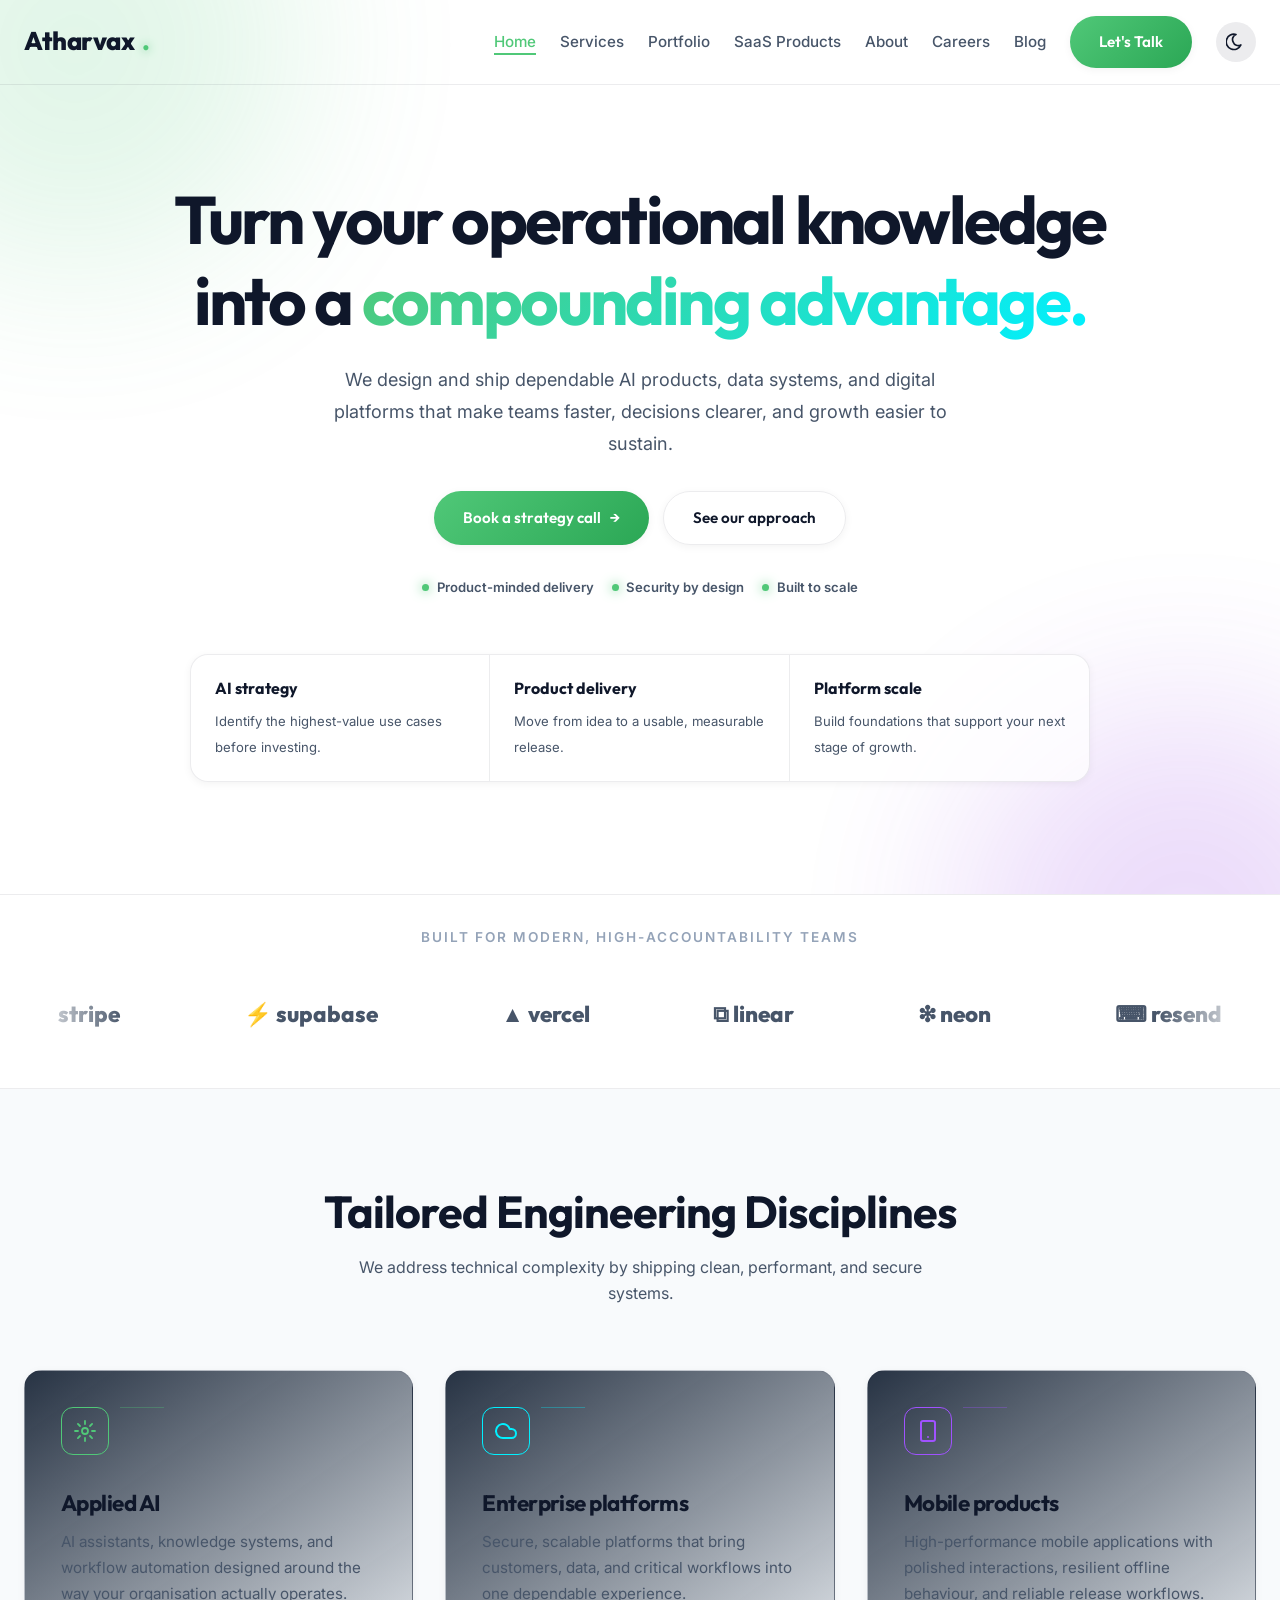
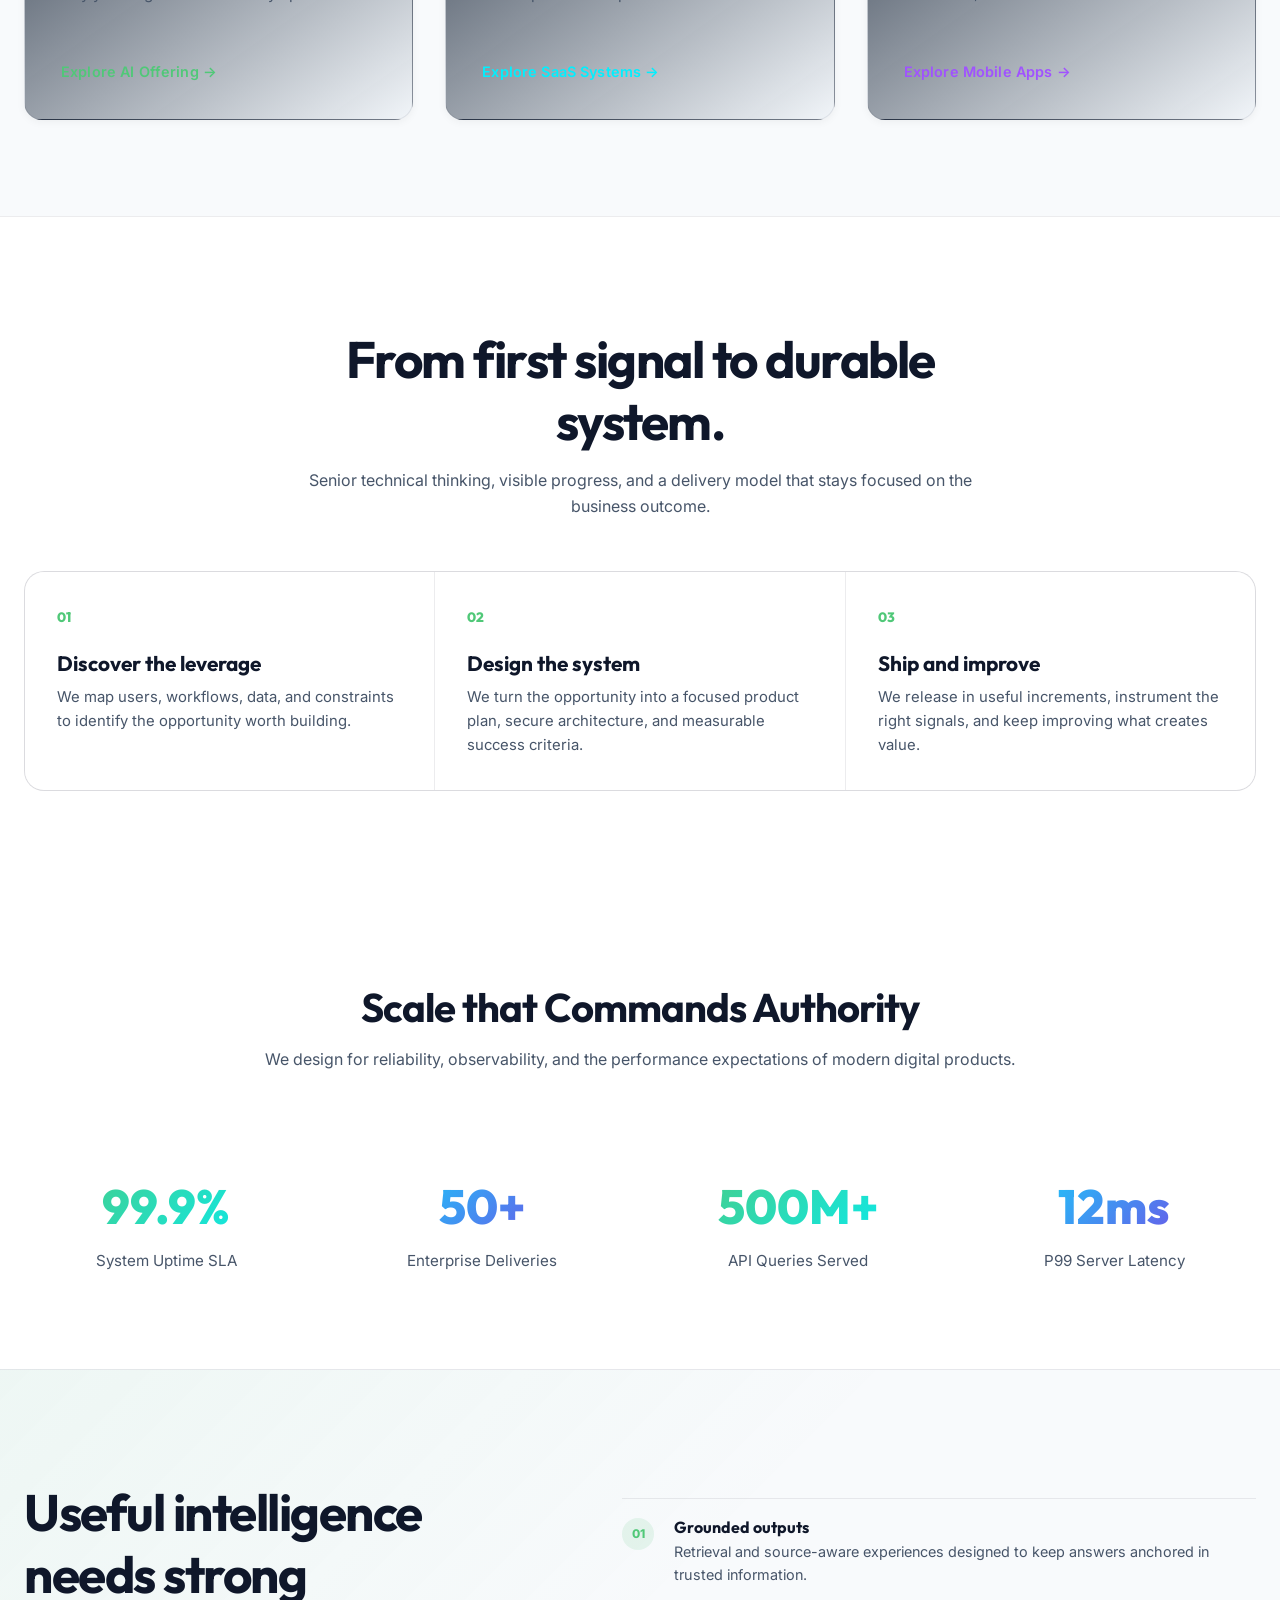
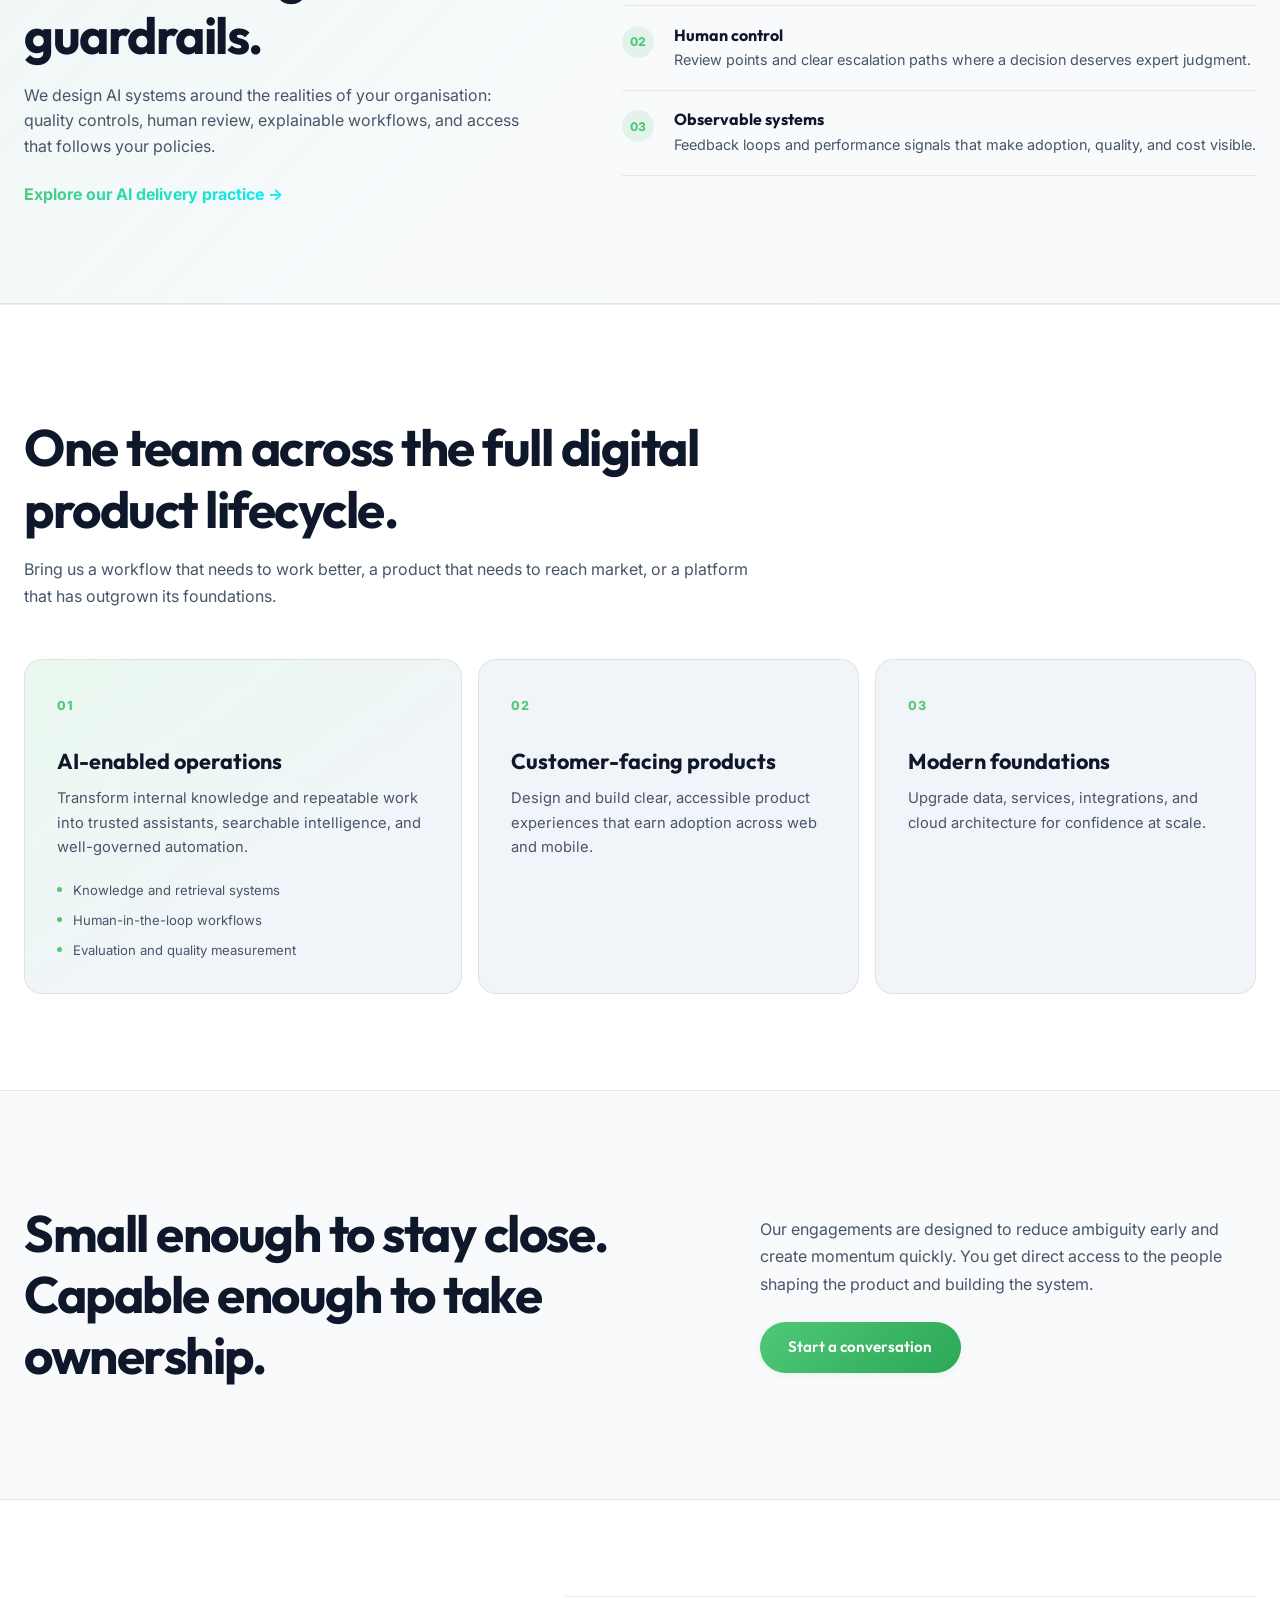
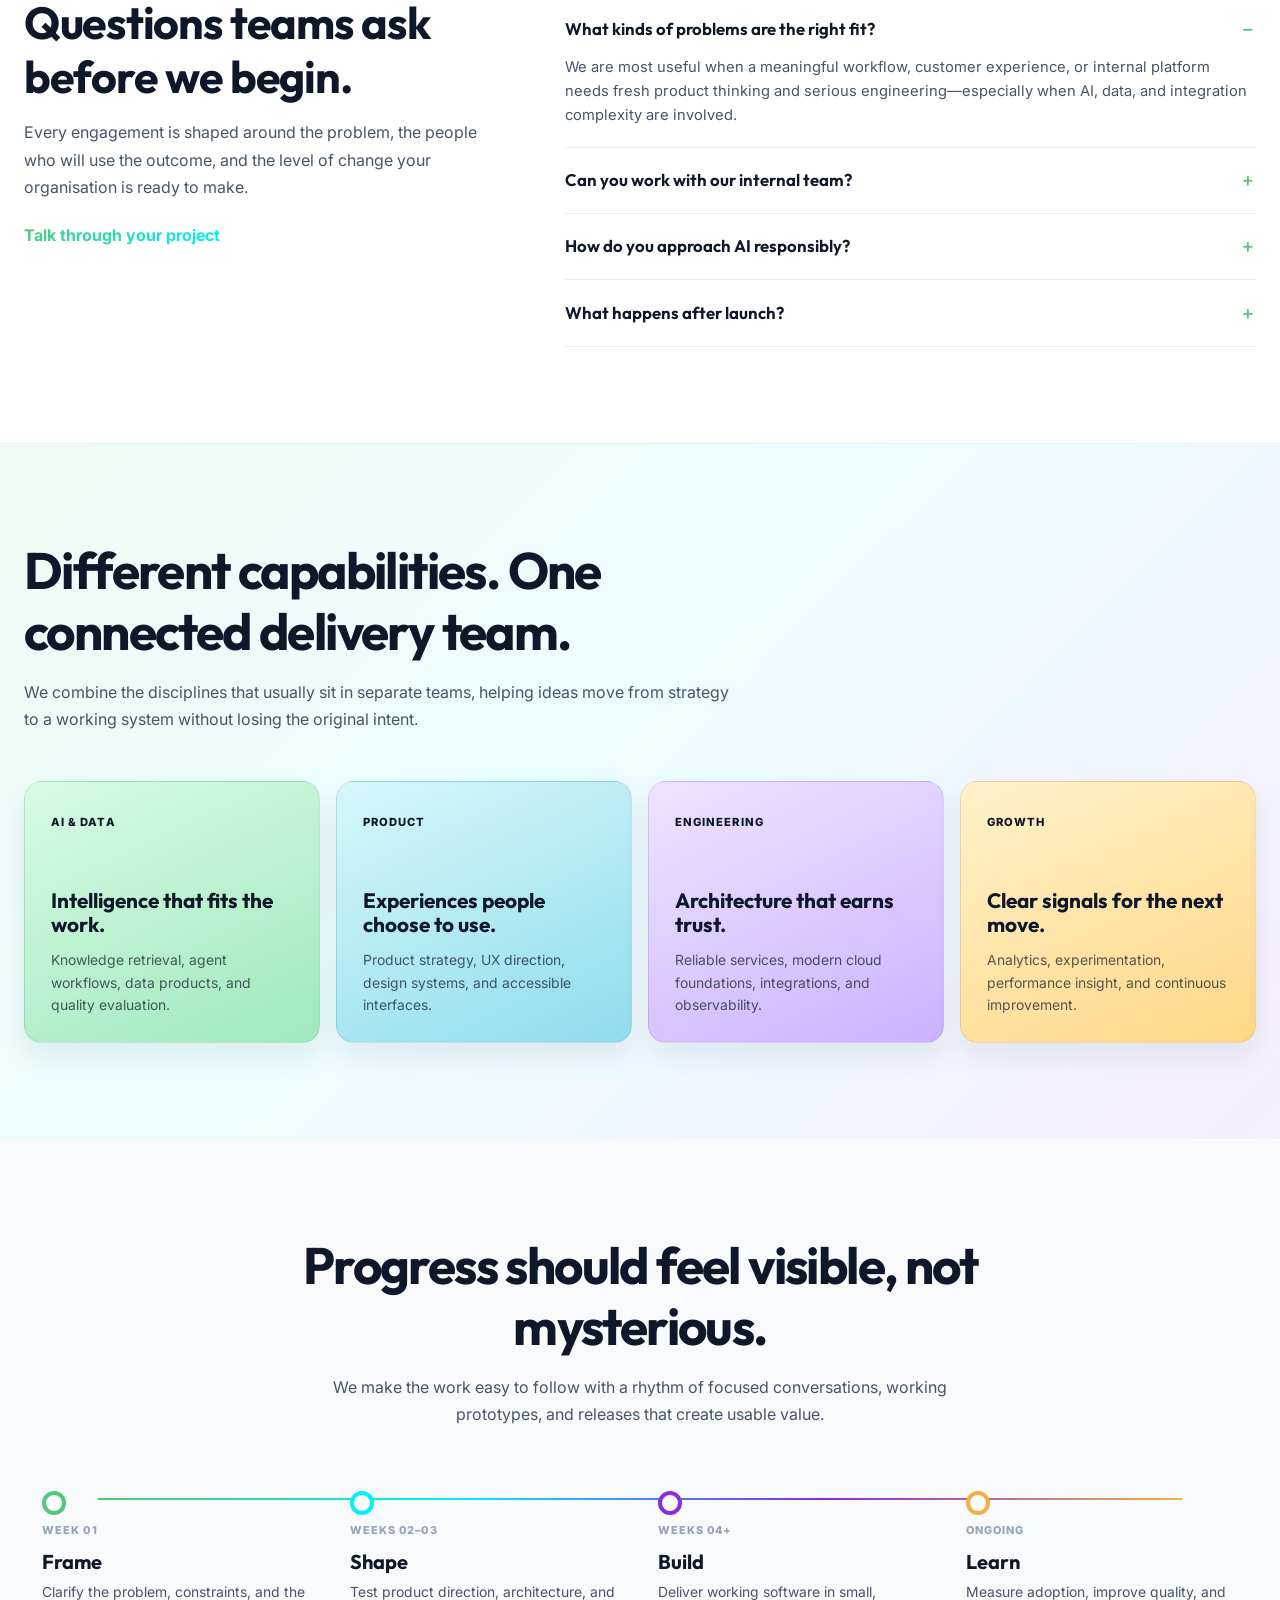
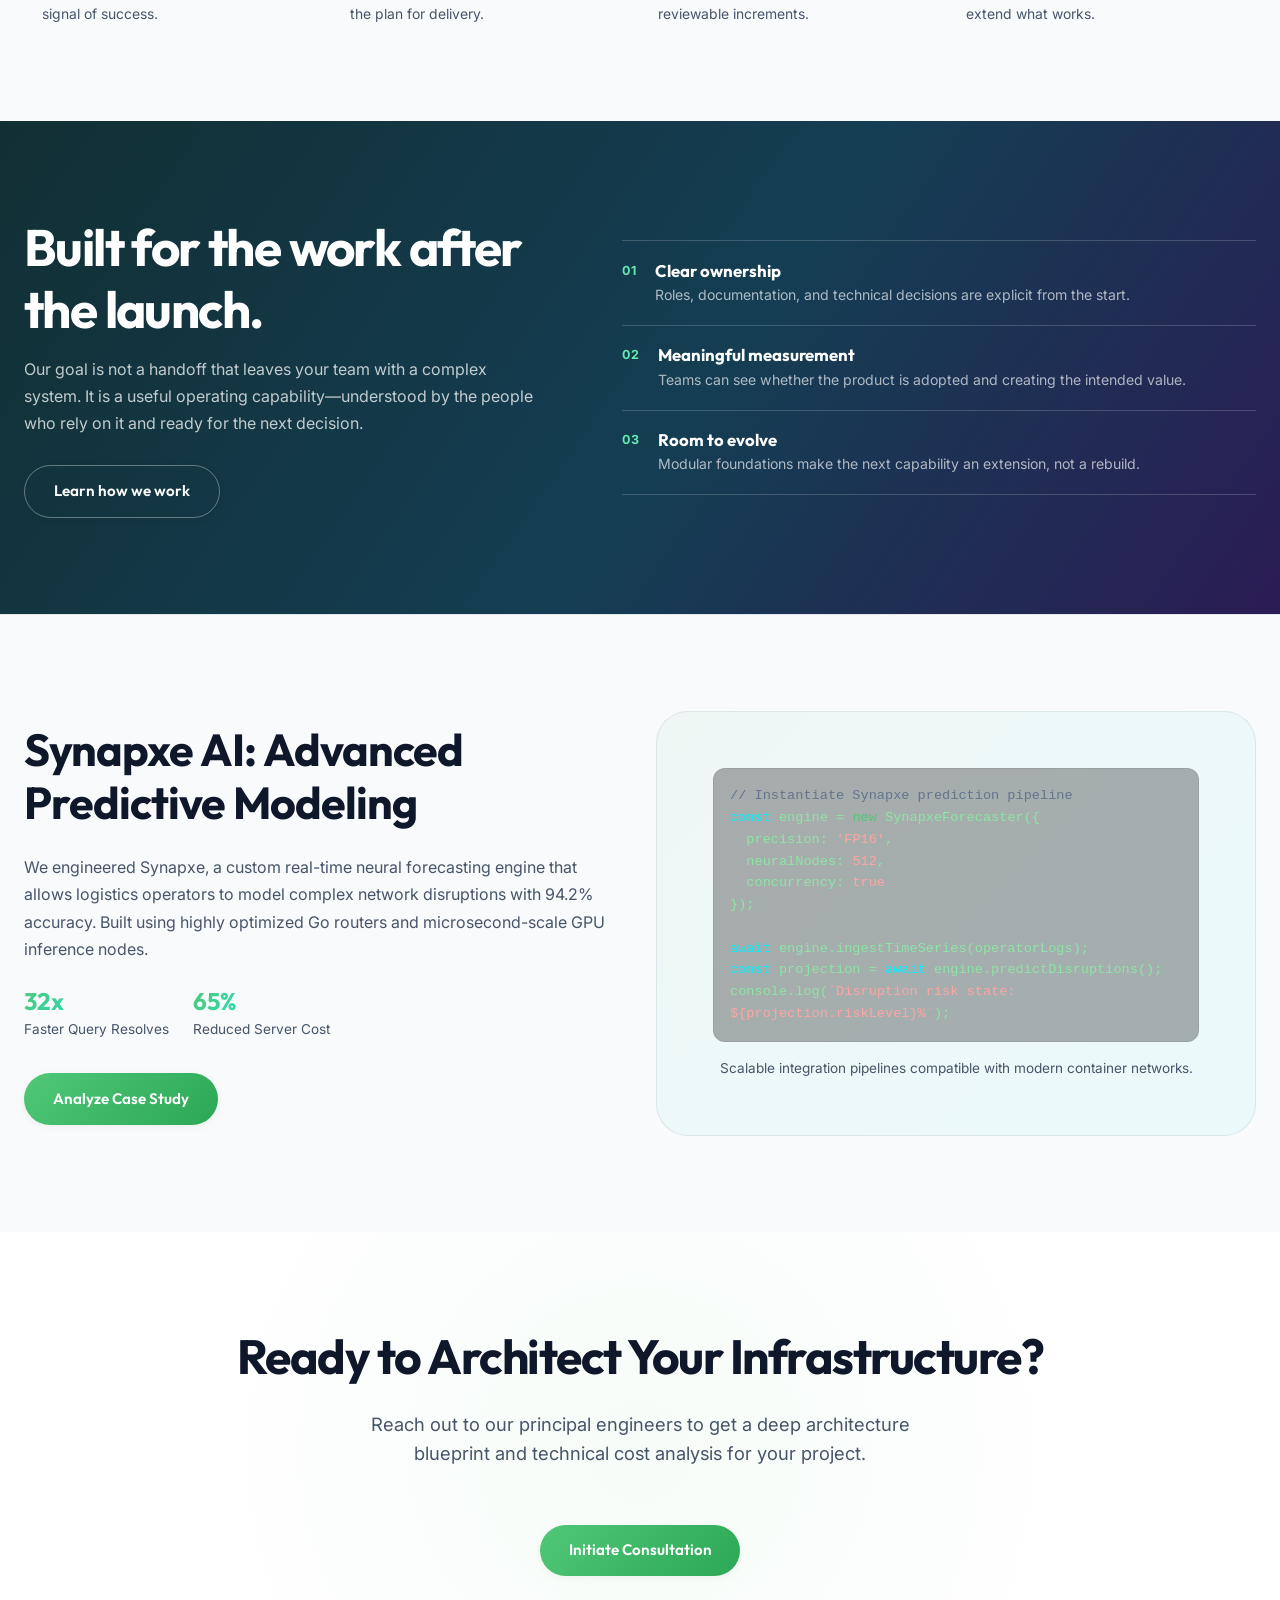
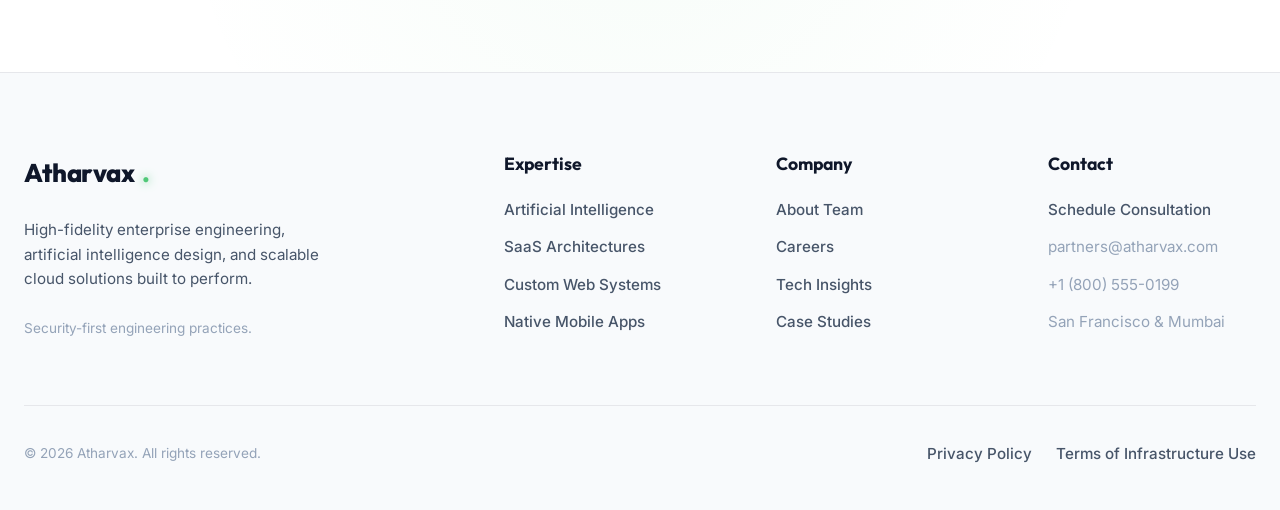
<file: index.html>
<!DOCTYPE html>
<html lang="en">
<head>
    <meta charset="UTF-8">
    <meta name="viewport" content="width=device-width, initial-scale=1.0">
    <title>Atharvax | Premium AI & Enterprise Software Solutions</title>
    <meta name="description" content="Atharvax is a high-end software agency designing custom AI systems, enterprise SaaS infrastructures, native mobile applications, and custom web engineering.">
    <meta name="theme-color" content="#50C878">
    <link rel="stylesheet" href="/css/variables.css">
    <link rel="stylesheet" href="/css/main.css">
    <link rel="manifest" href="/manifest.json">
    
    <!-- iOS PWA Support -->
    <meta name="apple-mobile-web-app-capable" content="yes">
    <meta name="apple-mobile-web-app-status-bar-style" content="default">
    <meta name="apple-mobile-web-app-title" content="Atharvax">
    <link rel="apple-touch-icon" href="/assets/icon-192.png">
</head>
<body>
    <div class="main-wrapper">
        <!-- Navigation -->
        <nav class="navbar scrolled" id="navbar">
            <div class="container nav-container">
                <a href="/" class="logo">
                    Atharvax<span class="logo-dot">.</span>
                </a>
                <ul class="nav-links">
                    <li><a href="/" class="nav-item active">Home</a></li>
                    <li><a href="/services" class="nav-item">Services</a></li>
                    <li><a href="/portfolio" class="nav-item">Portfolio</a></li>
                    <li><a href="/products" class="nav-item">SaaS Products</a></li>
                    <li><a href="/about" class="nav-item">About</a></li>
                    <li><a href="/careers" class="nav-item">Careers</a></li>
                    <li><a href="/blog" class="nav-item">Blog</a></li>
                    <li><a href="/contact" class="btn btn-primary">Let's Talk</a></li>
                </ul>
            </div>
        </nav>

        <!-- Main Content -->
        <main class="main-content">
            <!-- Hero Section -->
            <section class="section hero-section">
                <div class="hero-orb hero-orb-one"></div><div class="hero-orb hero-orb-two"></div>
                <div class="container hero-layout hero-layout-single animate-fade-in">
                    <div class="hero-copy">
                        <h1>Turn your operational knowledge into a <span class="text-gradient">compounding advantage.</span></h1>
                        <p>We design and ship dependable AI products, data systems, and digital platforms that make teams faster, decisions clearer, and growth easier to sustain.</p>
                        <div class="hero-actions"><a href="/contact" class="btn btn-primary">Book a strategy call <span aria-hidden="true">→</span></a><a href="/portfolio" class="btn btn-outline">See our approach</a></div>
                        <div class="hero-proof"><span><i></i> Product-minded delivery</span><span><i></i> Security by design</span><span><i></i> Built to scale</span></div>
                        <div class="hero-outcomes"><div><strong>AI strategy</strong><span>Identify the highest-value use cases before investing.</span></div><div><strong>Product delivery</strong><span>Move from idea to a usable, measurable release.</span></div><div><strong>Platform scale</strong><span>Build foundations that support your next stage of growth.</span></div></div>
                    </div>
                </div>
            </section>

            <!-- Client Logos Marquee -->
            <section style="padding: 2rem 0; border-top: 1px solid var(--color-border); border-bottom: 1px solid var(--color-border); background: rgba(255,255,255,0.01);">
                <div class="container">
                    <p class="text-center" style="font-size: 0.85rem; font-weight: 600; text-transform: uppercase; color: var(--color-text-light); letter-spacing: 2px; margin-bottom: 1.5rem;">
                        BUILT FOR MODERN, HIGH-ACCOUNTABILITY TEAMS
                    </p>
                    <div class="marquee-container">
                        <div class="marquee-content">
                            <!-- SVGs for modern-looking mock companies -->
                            <!-- Stripe style -->
                            <span style="font-family: var(--font-heading); font-weight: 800; font-size: 1.4rem; color: var(--color-text-muted);">stripe</span>
                            <!-- Supabase style -->
                            <span style="font-family: var(--font-heading); font-weight: 800; font-size: 1.4rem; color: var(--color-text-muted);">⚡ supabase</span>
                            <!-- Vercel style -->
                            <span style="font-family: var(--font-heading); font-weight: 800; font-size: 1.4rem; color: var(--color-text-muted);">▲ vercel</span>
                            <!-- Linear style -->
                            <span style="font-family: var(--font-heading); font-weight: 800; font-size: 1.4rem; color: var(--color-text-muted);">⧉ linear</span>
                            <!-- Neon style -->
                            <span style="font-family: var(--font-heading); font-weight: 800; font-size: 1.4rem; color: var(--color-text-muted);">❇ neon</span>
                            <!-- Resend style -->
                            <span style="font-family: var(--font-heading); font-weight: 800; font-size: 1.4rem; color: var(--color-text-muted);">⌨ resend</span>
                        </div>
                        <div class="marquee-content" aria-hidden="true">
                            <span style="font-family: var(--font-heading); font-weight: 800; font-size: 1.4rem; color: var(--color-text-muted);">stripe</span>
                            <span style="font-family: var(--font-heading); font-weight: 800; font-size: 1.4rem; color: var(--color-text-muted);">⚡ supabase</span>
                            <span style="font-family: var(--font-heading); font-weight: 800; font-size: 1.4rem; color: var(--color-text-muted);">▲ vercel</span>
                            <span style="font-family: var(--font-heading); font-weight: 800; font-size: 1.4rem; color: var(--color-text-muted);">⧉ linear</span>
                            <span style="font-family: var(--font-heading); font-weight: 800; font-size: 1.4rem; color: var(--color-text-muted);">❇ neon</span>
                            <span style="font-family: var(--font-heading); font-weight: 800; font-size: 1.4rem; color: var(--color-text-muted);">⌨ resend</span>
                        </div>
                    </div>
                </div>
            </section>

            <!-- Services Overview -->
            <section class="section bg-alt">
                <div class="container">
                    <div class="text-center" style="margin-bottom: 4rem;">
                        <h2 style="font-size: 2.8rem; letter-spacing: -1px;">Tailored Engineering Disciplines</h2>
                        <p style="color: var(--color-text-muted); max-width: 600px; margin: 1rem auto 0;">
                            We address technical complexity by shipping clean, performant, and secure systems.
                        </p>
                    </div>
                    
                    <div class="grid-3">
                        <!-- AI Card -->
                        <div class="glass-card service-card">
                            <div style="width: 50px; height: 50px; background: var(--color-primary-alpha); border-radius: 12px; display: flex; align-items: center; justify-content: center; margin-bottom: 1.5rem; color: var(--color-primary);">
                                <svg xmlns="http://www.w3.org/2000/svg" width="24" height="24" viewBox="0 0 24 24" fill="none" stroke="currentColor" stroke-width="1.8" stroke-linecap="round" stroke-linejoin="round"><circle cx="12" cy="12" r="3"/><path d="M12 2v3M12 19v3M2 12h3M19 12h3M4.9 4.9 7 7M17 17l2.1 2.1M19.1 4.9 17 7M7 17l-2.1 2.1"/></svg>
                            </div>
                            <h3 style="font-size: 1.4rem; margin-bottom: 0.8rem;">Applied AI</h3>
                            <p style="color: var(--color-text-muted); font-size: 0.95rem; margin-bottom: 1.5rem;">
                                AI assistants, knowledge systems, and workflow automation designed around the way your organisation actually operates.
                            </p>
                            <a href="/services/ai" class="text-gradient" style="font-weight: 600; display: inline-flex; align-items: center; gap: 0.3rem;">
                                Explore AI Offering →
                            </a>
                        </div>

                        <!-- SaaS Card -->
                        <div class="glass-card service-card">
                            <div style="width: 50px; height: 50px; background: var(--color-secondary-alpha); border-radius: 12px; display: flex; align-items: center; justify-content: center; margin-bottom: 1.5rem; color: var(--color-secondary);">
                                <svg xmlns="http://www.w3.org/2000/svg" width="24" height="24" viewBox="0 0 24 24" fill="none" stroke="currentColor" stroke-width="2" stroke-linecap="round" stroke-linejoin="round"><path d="M17.5 19H9a7 7 0 1 1 6.71-9h1.79a4.5 4.5 0 1 1 0 9Z"/></svg>
                            </div>
                            <h3 style="font-size: 1.4rem; margin-bottom: 0.8rem;">Enterprise platforms</h3>
                            <p style="color: var(--color-text-muted); font-size: 0.95rem; margin-bottom: 1.5rem;">
                                Secure, scalable platforms that bring customers, data, and critical workflows into one dependable experience.
                            </p>
                            <a href="/services/saas" class="text-gradient" style="font-weight: 600; display: inline-flex; align-items: center; gap: 0.3rem;">
                                Explore SaaS Systems →
                            </a>
                        </div>

                        <!-- Mobile Card -->
                        <div class="glass-card service-card">
                            <div style="width: 50px; height: 50px; background: rgba(138, 43, 226, 0.12); border-radius: 12px; display: flex; align-items: center; justify-content: center; margin-bottom: 1.5rem; color: var(--color-accent-light);">
                                <svg xmlns="http://www.w3.org/2000/svg" width="24" height="24" viewBox="0 0 24 24" fill="none" stroke="currentColor" stroke-width="2" stroke-linecap="round" stroke-linejoin="round"><rect width="14" height="20" x="5" y="2" rx="2" ry="2"/><path d="M12 18h.01"/></svg>
                            </div>
                            <h3 style="font-size: 1.4rem; margin-bottom: 0.8rem;">Mobile products</h3>
                            <p style="color: var(--color-text-muted); font-size: 0.95rem; margin-bottom: 1.5rem;">
                                High-performance mobile applications with polished interactions, resilient offline behaviour, and reliable release workflows.
                            </p>
                            <a href="/services/mobile" class="text-gradient" style="font-weight: 600; display: inline-flex; align-items: center; gap: 0.3rem;">
                                Explore Mobile Apps →
                            </a>
                        </div>
                    </div>
                </div>
            </section>

            <section class="section delivery-section">
                <div class="container">
                    <div class="section-intro"><h2>From first signal to durable system.</h2><p>Senior technical thinking, visible progress, and a delivery model that stays focused on the business outcome.</p></div>
                    <div class="delivery-steps">
                        <article><span>01</span><h3>Discover the leverage</h3><p>We map users, workflows, data, and constraints to identify the opportunity worth building.</p></article>
                        <article><span>02</span><h3>Design the system</h3><p>We turn the opportunity into a focused product plan, secure architecture, and measurable success criteria.</p></article>
                        <article><span>03</span><h3>Ship and improve</h3><p>We release in useful increments, instrument the right signals, and keep improving what creates value.</p></article>
                    </div>
                </div>
            </section>

            <!-- Metrics and Scale Section -->
            <section class="section">
                <div class="container">
                    <div style="max-width: 800px; margin: 0 auto; text-align: center; margin-bottom: 3rem;">
                        <h2 style="font-size: 2.5rem; letter-spacing: -1px;">Scale that Commands Authority</h2>
                        <p style="color: var(--color-text-muted); margin-top: 1rem;">
                            We design for reliability, observability, and the performance expectations of modern digital products.
                        </p>
                    </div>

                    <div class="stats-grid">
                        <div>
                            <div class="stat-number text-gradient">99.9%</div>
                            <div class="stat-label">System Uptime SLA</div>
                        </div>
                        <div>
                            <div class="stat-number text-gradient-purple">50+</div>
                            <div class="stat-label">Enterprise Deliveries</div>
                        </div>
                        <div>
                            <div class="stat-number text-gradient">500M+</div>
                            <div class="stat-label">API Queries Served</div>
                        </div>
                        <div>
                            <div class="stat-number text-gradient-purple">12ms</div>
                            <div class="stat-label">P99 Server Latency</div>
                        </div>
                    </div>
                </div>
            </section>

            <section class="section trust-section">
                <div class="container trust-layout">
                    <div><h2>Useful intelligence needs strong guardrails.</h2><p>We design AI systems around the realities of your organisation: quality controls, human review, explainable workflows, and access that follows your policies.</p><a href="/services/ai" class="text-gradient trust-link">Explore our AI delivery practice →</a></div>
                    <div class="assurance-list"><div><span>01</span><div><h3>Grounded outputs</h3><p>Retrieval and source-aware experiences designed to keep answers anchored in trusted information.</p></div></div><div><span>02</span><div><h3>Human control</h3><p>Review points and clear escalation paths where a decision deserves expert judgment.</p></div></div><div><span>03</span><div><h3>Observable systems</h3><p>Feedback loops and performance signals that make adoption, quality, and cost visible.</p></div></div></div>
                </div>
            </section>

            <section class="section solution-section">
                <div class="container">
                    <div class="solution-heading"><h2>One team across the full digital product lifecycle.</h2><p>Bring us a workflow that needs to work better, a product that needs to reach market, or a platform that has outgrown its foundations.</p></div>
                    <div class="solution-grid">
                        <article class="solution-feature solution-feature-large"><span>01</span><h3>AI-enabled operations</h3><p>Transform internal knowledge and repeatable work into trusted assistants, searchable intelligence, and well-governed automation.</p><ul><li>Knowledge and retrieval systems</li><li>Human-in-the-loop workflows</li><li>Evaluation and quality measurement</li></ul></article>
                        <article class="solution-feature"><span>02</span><h3>Customer-facing products</h3><p>Design and build clear, accessible product experiences that earn adoption across web and mobile.</p></article>
                        <article class="solution-feature"><span>03</span><h3>Modern foundations</h3><p>Upgrade data, services, integrations, and cloud architecture for confidence at scale.</p></article>
                    </div>
                </div>
            </section>

            <section class="section engagement-band">
                <div class="container engagement-band-grid">
                    <div><h2>Small enough to stay close. Capable enough to take ownership.</h2></div>
                    <div><p>Our engagements are designed to reduce ambiguity early and create momentum quickly. You get direct access to the people shaping the product and building the system.</p><a href="/contact" class="btn btn-primary">Start a conversation</a></div>
                </div>
            </section>

            <section class="section home-faq">
                <div class="container faq-layout">
                    <div><h2>Questions teams ask before we begin.</h2><p>Every engagement is shaped around the problem, the people who will use the outcome, and the level of change your organisation is ready to make.</p><a href="/contact" class="text-gradient trust-link">Talk through your project</a></div>
                    <div class="faq-list">
                        <details open><summary>What kinds of problems are the right fit?</summary><p>We are most useful when a meaningful workflow, customer experience, or internal platform needs fresh product thinking and serious engineering—especially when AI, data, and integration complexity are involved.</p></details>
                        <details><summary>Can you work with our internal team?</summary><p>Yes. We can lead a focused delivery stream, complement an existing product organisation, or help establish the technical foundations that allow an internal team to move faster.</p></details>
                        <details><summary>How do you approach AI responsibly?</summary><p>We define the source of truth, the quality bar, user permissions, human review points, and the measures that prove whether the system is helping before we scale it.</p></details>
                        <details><summary>What happens after launch?</summary><p>We support a considered handover, establish the operating metrics that matter, and can continue as a technical partner for iteration, optimisation, and new capability delivery.</p></details>
                    </div>
                </div>
            </section>

            <section class="section spectrum-section">
                <div class="container">
                    <div class="spectrum-heading"><h2>Different capabilities. One connected delivery team.</h2><p>We combine the disciplines that usually sit in separate teams, helping ideas move from strategy to a working system without losing the original intent.</p></div>
                    <div class="spectrum-grid">
                        <article class="spectrum-item spectrum-mint"><span>AI & DATA</span><h3>Intelligence that fits the work.</h3><p>Knowledge retrieval, agent workflows, data products, and quality evaluation.</p></article>
                        <article class="spectrum-item spectrum-blue"><span>PRODUCT</span><h3>Experiences people choose to use.</h3><p>Product strategy, UX direction, design systems, and accessible interfaces.</p></article>
                        <article class="spectrum-item spectrum-violet"><span>ENGINEERING</span><h3>Architecture that earns trust.</h3><p>Reliable services, modern cloud foundations, integrations, and observability.</p></article>
                        <article class="spectrum-item spectrum-amber"><span>GROWTH</span><h3>Clear signals for the next move.</h3><p>Analytics, experimentation, performance insight, and continuous improvement.</p></article>
                    </div>
                </div>
            </section>

            <section class="section rhythm-section">
                <div class="container"><div class="rhythm-intro"><h2>Progress should feel visible, not mysterious.</h2><p>We make the work easy to follow with a rhythm of focused conversations, working prototypes, and releases that create usable value.</p></div><div class="rhythm-track"><article><span>WEEK 01</span><h3>Frame</h3><p>Clarify the problem, constraints, and the signal of success.</p></article><article><span>WEEKS 02–03</span><h3>Shape</h3><p>Test product direction, architecture, and the plan for delivery.</p></article><article><span>WEEKS 04+</span><h3>Build</h3><p>Deliver working software in small, reviewable increments.</p></article><article><span>ONGOING</span><h3>Learn</h3><p>Measure adoption, improve quality, and extend what works.</p></article></div></div>
            </section>

            <section class="section outcomes-section">
                <div class="container outcomes-layout"><div class="outcomes-copy"><h2>Built for the work after the launch.</h2><p>Our goal is not a handoff that leaves your team with a complex system. It is a useful operating capability—understood by the people who rely on it and ready for the next decision.</p><a href="/about" class="btn btn-outline">Learn how we work</a></div><div class="outcomes-list"><div><b>01</b><div><h3>Clear ownership</h3><p>Roles, documentation, and technical decisions are explicit from the start.</p></div></div><div><b>02</b><div><h3>Meaningful measurement</h3><p>Teams can see whether the product is adopted and creating the intended value.</p></div></div><div><b>03</b><div><h3>Room to evolve</h3><p>Modular foundations make the next capability an extension, not a rebuild.</p></div></div></div></div>
            </section>

            <!-- Highlight case study CTA -->
            <section class="section bg-alt" style="border-top: 1px solid var(--color-border);">
                <div class="container">
                    <div class="grid-2" style="align-items: center;">
                        <div>
                            <h2 style="font-size: 2.8rem; margin-bottom: 1.5rem; letter-spacing: -1px;">Synapxe AI: Advanced Predictive Modeling</h2>
                            <p style="color: var(--color-text-muted); margin-bottom: 1.5rem; line-height: 1.7;">
                                We engineered Synapxe, a custom real-time neural forecasting engine that allows logistics operators to model complex network disruptions with 94.2% accuracy. Built using highly optimized Go routers and microsecond-scale GPU inference nodes.
                            </p>
                            <div style="display: flex; gap: 1.5rem; margin-bottom: 2rem;">
                                <div>
                                    <h4 style="font-size: 1.5rem; margin-bottom: 0px;" class="text-gradient">32x</h4>
                                    <span style="font-size: 0.85rem; color: var(--color-text-muted);">Faster Query Resolves</span>
                                </div>
                                <div>
                                    <h4 style="font-size: 1.5rem; margin-bottom: 0px;" class="text-gradient">65%</h4>
                                    <span style="font-size: 0.85rem; color: var(--color-text-muted);">Reduced Server Cost</span>
                                </div>
                            </div>
                            <a href="/portfolio" class="btn btn-primary">Analyze Case Study</a>
                        </div>
                        <div style="background: linear-gradient(135deg, rgba(80, 200, 120, 0.05), rgba(0, 240, 255, 0.05)); border: 1px solid var(--color-border); border-radius: var(--radius-xl); padding: var(--space-2xl); display: flex; flex-direction: column; gap: var(--space-md);">
                            <div style="font-family: monospace; font-size: 0.85rem; background: rgba(0,0,0,0.3); border-radius: var(--radius-md); padding: var(--space-md); border: 1px solid var(--color-border); color: #8de5a6; overflow-x: auto;">
                                <span style="color: #64748b;">// Instantiate Synapxe prediction pipeline</span><br>
                                <span style="color: var(--color-secondary);">const</span> engine = <span style="color: var(--color-primary);">new</span> SynapxeForecaster({<br>
                                &nbsp;&nbsp;precision: <span style="color: #fca5a5;">'FP16'</span>,<br>
                                &nbsp;&nbsp;neuralNodes: <span style="color: #fca5a5;">512</span>,<br>
                                &nbsp;&nbsp;concurrency: <span style="color: #fca5a5;">true</span><br>
                                });<br><br>
                                <span style="color: var(--color-secondary);">await</span> engine.ingestTimeSeries(operatorLogs);<br>
                                <span style="color: var(--color-secondary);">const</span> projection = <span style="color: var(--color-secondary);">await</span> engine.predictDisruptions();<br>
                                console.log(<span style="color: #fca5a5;">`Disruption risk state: ${projection.riskLevel}%`</span>);
                            </div>
                            <p style="font-size: 0.85rem; color: var(--color-text-muted); text-align: center;">
                                Scalable integration pipelines compatible with modern container networks.
                            </p>
                        </div>
                    </div>
                </div>
            </section>

            <!-- Bottom CTA Section -->
            <section class="section" style="background: radial-gradient(circle at center, rgba(80, 200, 120, 0.05) 0%, transparent 70%);">
                <div class="container text-center">
                    <h2 style="font-size: 3rem; letter-spacing: -1.5px; margin-bottom: 1.5rem;">Ready to Architect Your Infrastructure?</h2>
                    <p style="color: var(--color-text-muted); max-width: 600px; margin: 0 auto var(--space-2xl); font-size: 1.15rem;">
                        Reach out to our principal engineers to get a deep architecture blueprint and technical cost analysis for your project.
                    </p>
                    <a href="/contact" class="btn btn-primary btn-lg">Initiate Consultation</a>
                </div>
            </section>
        </main>

        <!-- Footer -->
        <footer style="background: var(--color-bg-alt); padding: 5rem 0 2.5rem; border-top: 1px solid var(--color-border);">
            <div class="container">
                <div style="display: grid; grid-template-columns: 2fr repeat(3, 1fr); gap: 4rem; margin-bottom: 4rem;">
                    <div style="max-width: 320px;">
                        <a href="/" class="logo" style="margin-bottom: 1.5rem;">Atharvax<span class="logo-dot">.</span></a>
                        <p style="color: var(--color-text-muted); font-size: 0.95rem; margin-bottom: 1.5rem;">
                            High-fidelity enterprise engineering, artificial intelligence design, and scalable cloud solutions built to perform.
                        </p>
                        <span style="font-size: 0.85rem; color: var(--color-text-light);">Security-first engineering practices.</span>
                    </div>
                    <div>
                        <h4 style="margin-bottom: 1.5rem; font-size: 1.1rem;">Expertise</h4>
                        <ul style="display: flex; flex-direction: column; gap: 0.8rem; color: var(--color-text-muted); font-size: 0.95rem;">
                            <li><a href="/services/ai" class="nav-item">Artificial Intelligence</a></li>
                            <li><a href="/services/saas" class="nav-item">SaaS Architectures</a></li>
                            <li><a href="/services/web" class="nav-item">Custom Web Systems</a></li>
                            <li><a href="/services/mobile" class="nav-item">Native Mobile Apps</a></li>
                        </ul>
                    </div>
                    <div>
                        <h4 style="margin-bottom: 1.5rem; font-size: 1.1rem;">Company</h4>
                        <ul style="display: flex; flex-direction: column; gap: 0.8rem; color: var(--color-text-muted); font-size: 0.95rem;">
                            <li><a href="/about" class="nav-item">About Team</a></li>
                            <li><a href="/careers" class="nav-item">Careers</a></li>
                            <li><a href="/blog" class="nav-item">Tech Insights</a></li>
                            <li><a href="/portfolio" class="nav-item">Case Studies</a></li>
                        </ul>
                    </div>
                    <div>
                        <h4 style="margin-bottom: 1.5rem; font-size: 1.1rem;">Contact</h4>
                        <ul style="display: flex; flex-direction: column; gap: 0.8rem; color: var(--color-text-muted); font-size: 0.95rem;">
                            <li><a href="/contact" class="nav-item">Schedule Consultation</a></li>
                            <li><span style="color: var(--color-text-light);">partners@atharvax.com</span></li>
                            <li><span style="color: var(--color-text-light);">+1 (800) 555-0199</span></li>
                            <li><span style="color: var(--color-text-light);">San Francisco & Mumbai</span></li>
                        </ul>
                    </div>
                </div>
                
                <div style="display: flex; justify-content: space-between; align-items: center; border-top: 1px solid var(--color-border); padding-top: 2rem; color: var(--color-text-light); font-size: 0.85rem; flex-wrap: wrap; gap: var(--space-md);">
                    <div>
                        &copy; 2026 Atharvax. All rights reserved.
                    </div>
                    <div style="display: flex; gap: var(--space-lg);">
                        <a href="/privacy" class="nav-item">Privacy Policy</a>
                        <a href="/terms" class="nav-item">Terms of Infrastructure Use</a>
                    </div>
                </div>
            </div>
        </footer>
    </div>
    <script src="/js/app.js"></script>
</body>
</html>
</file>
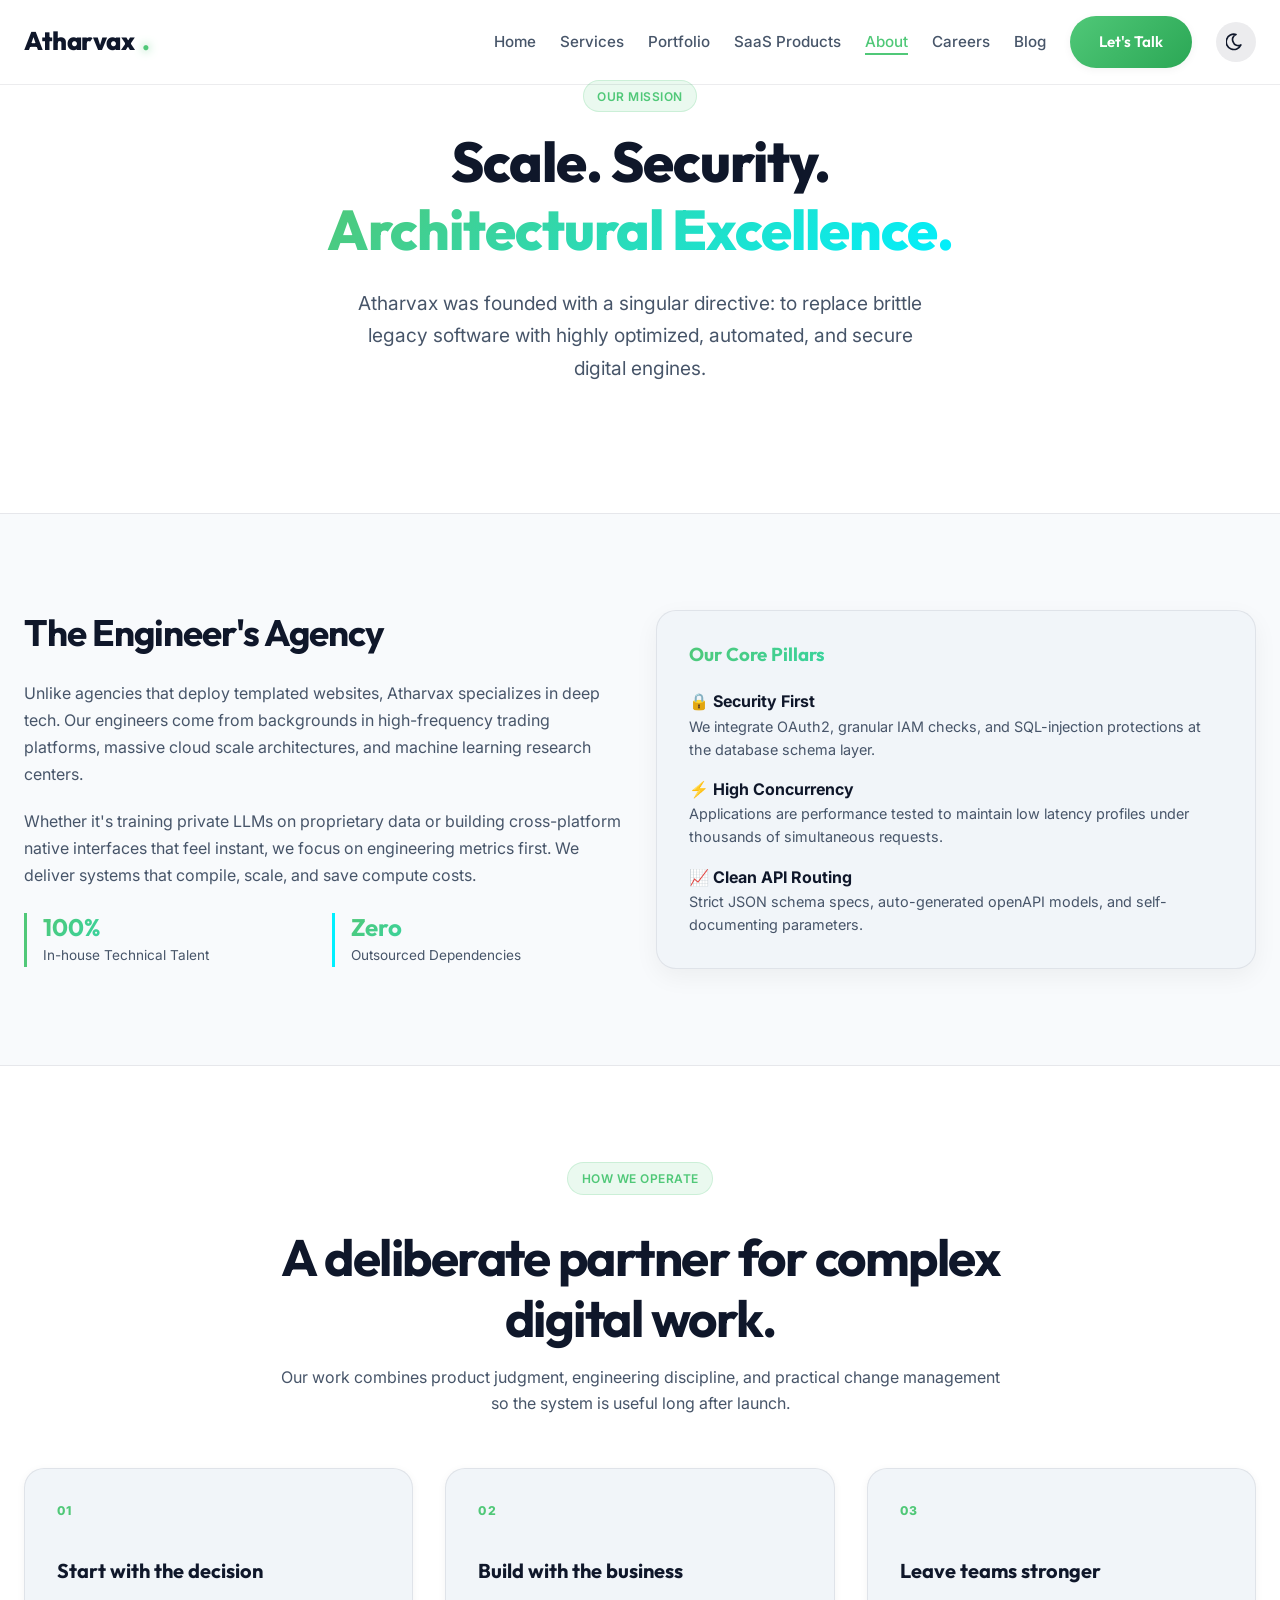
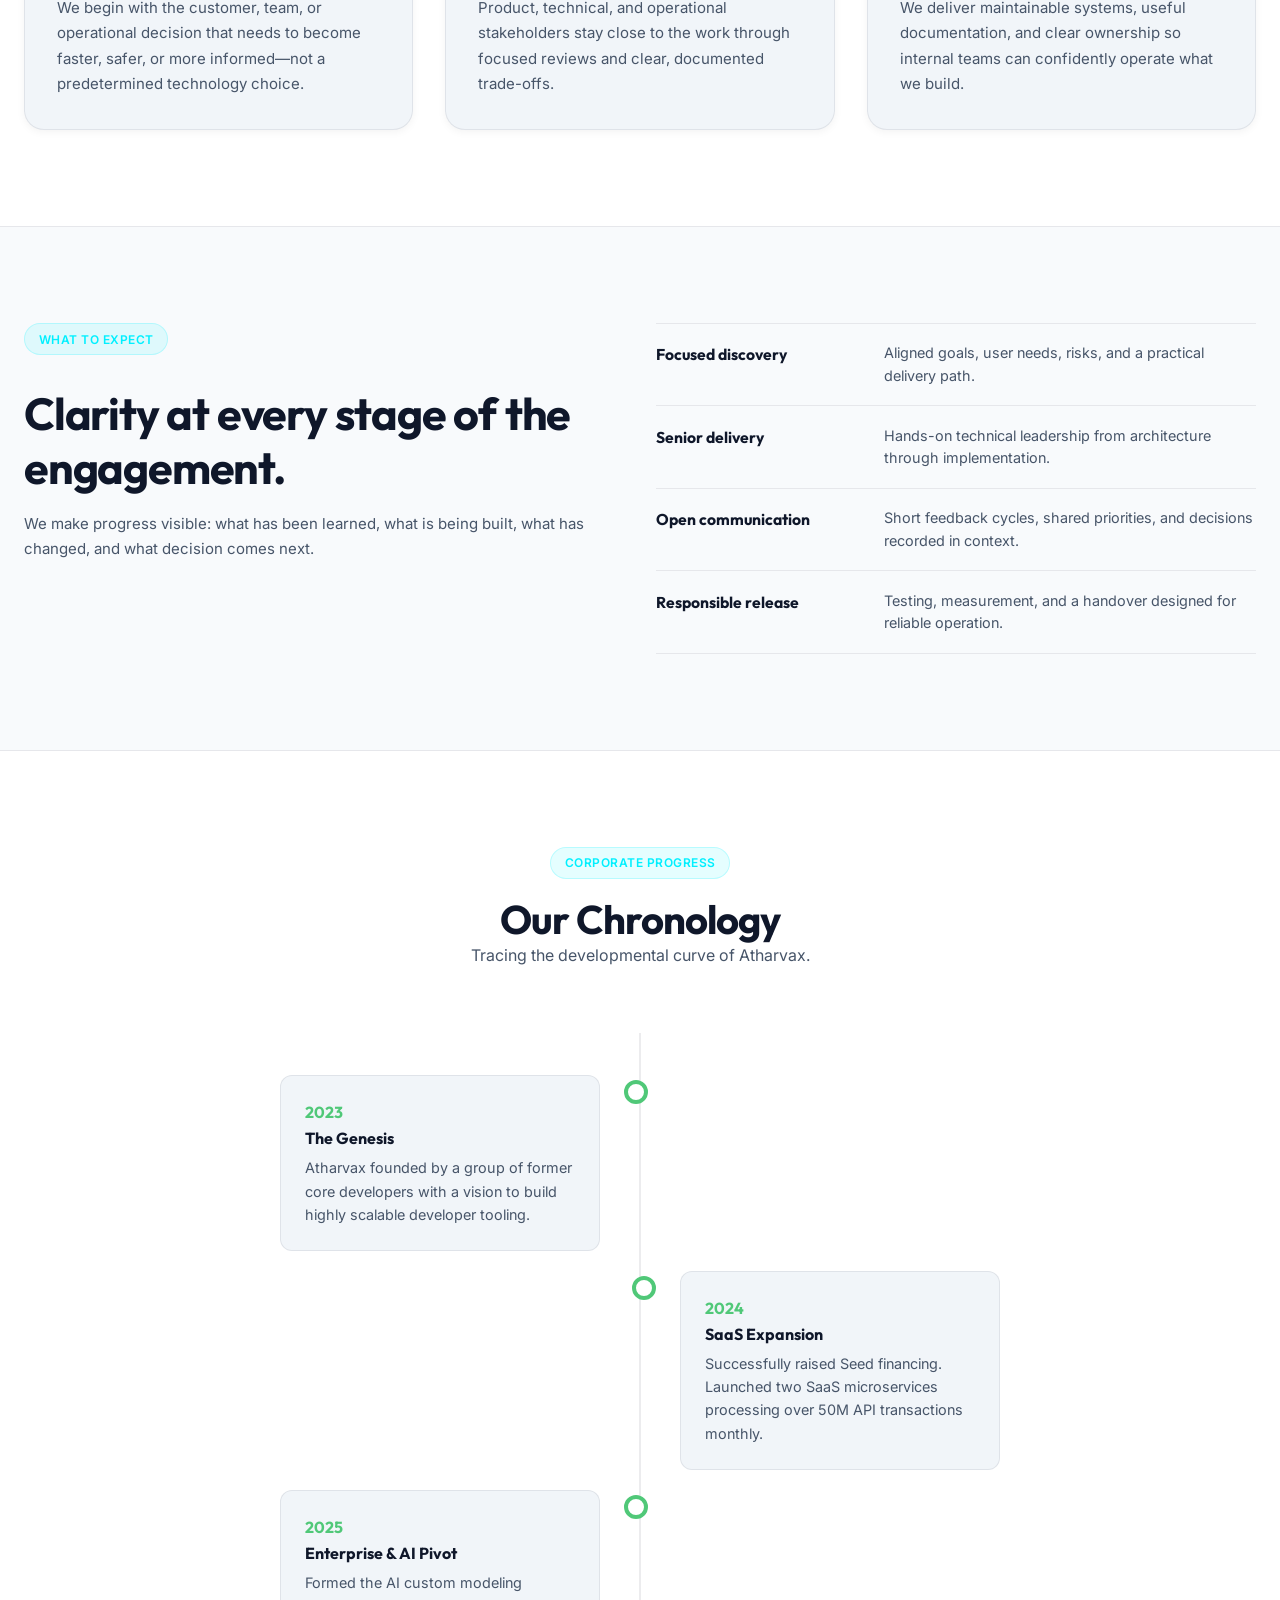
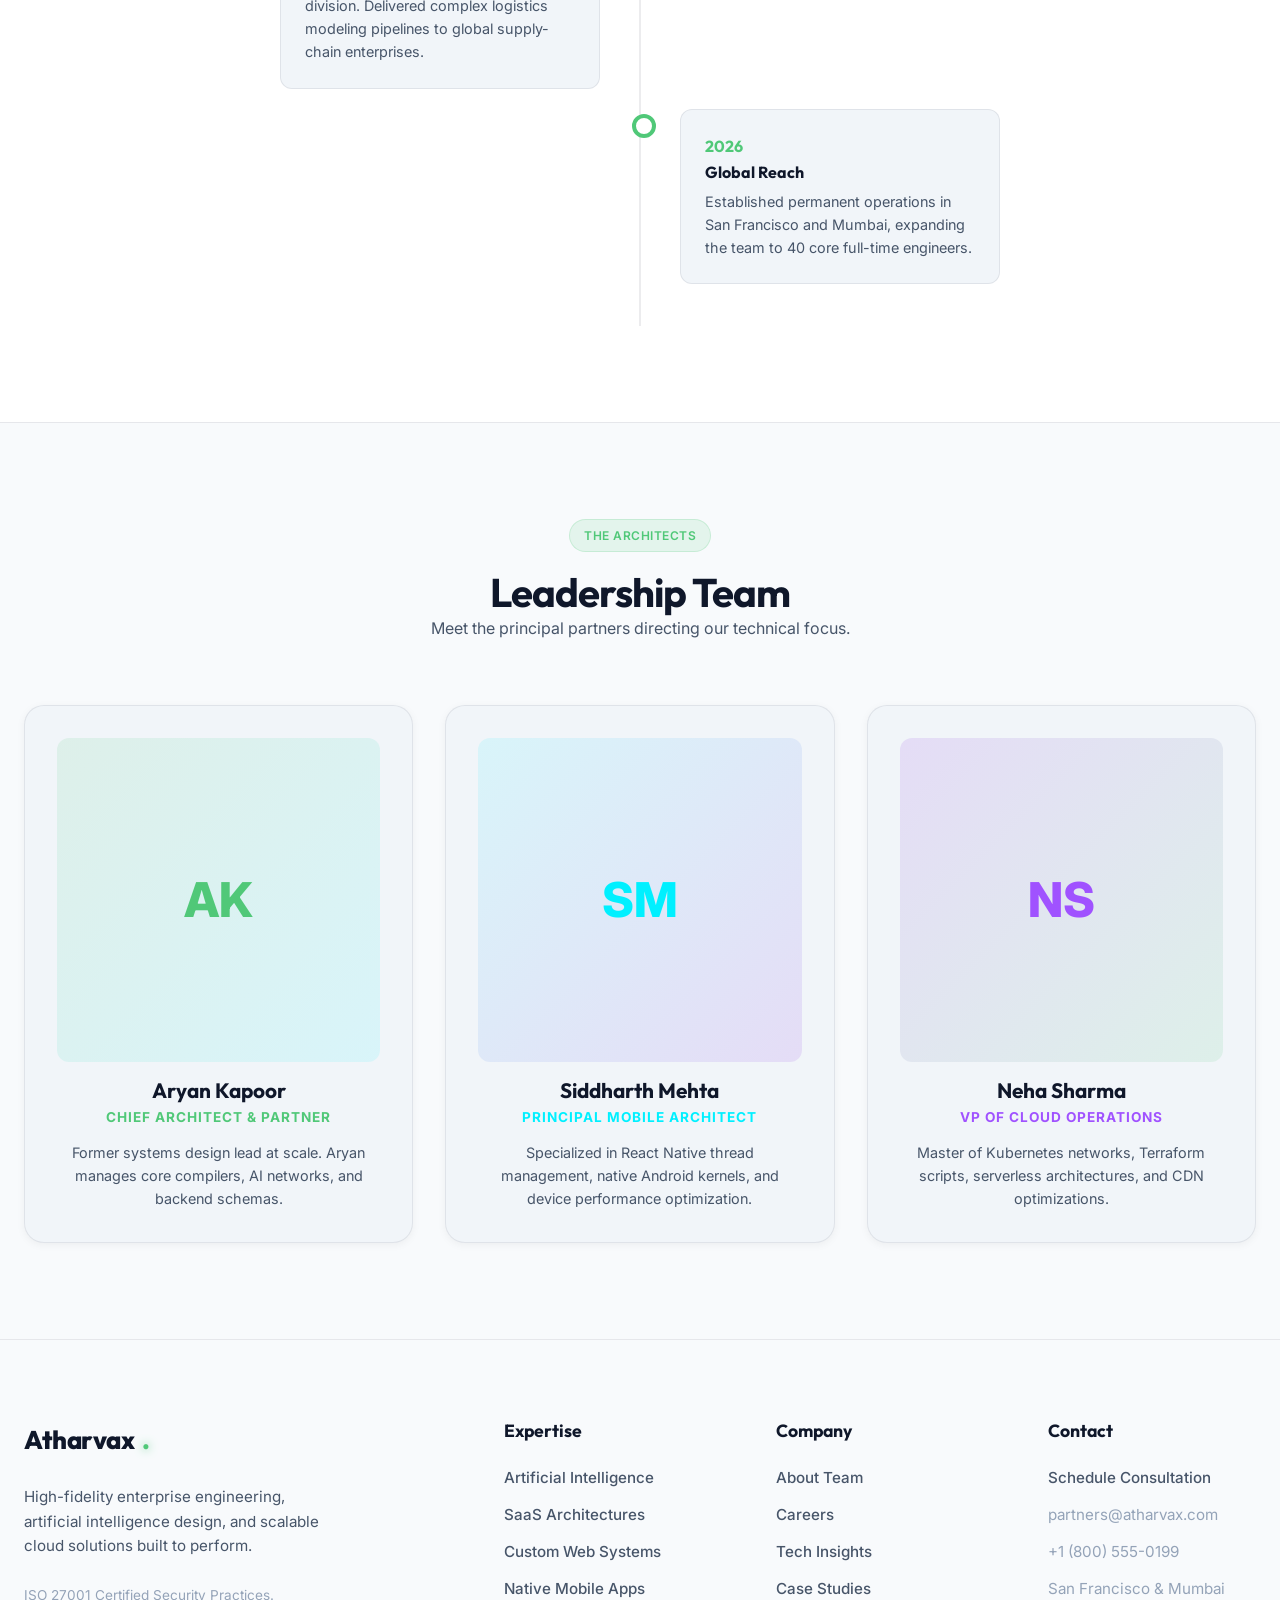
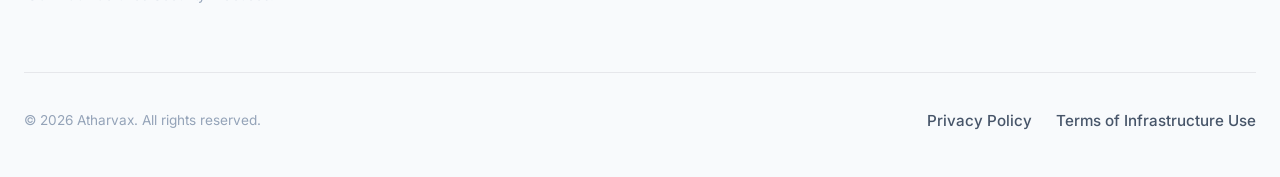
<file: about.html>
<!DOCTYPE html>
<html lang="en">
<head>
    <meta charset="UTF-8">
    <meta name="viewport" content="width=device-width, initial-scale=1.0">
    <title>About Us | Atharvax</title>
    <meta name="description" content="Meet the specialized engineers, AI developers, and architects behind Atharvax. Learn about our tech values and milestones.">
    <meta name="theme-color" content="#50C878">
    <link rel="stylesheet" href="/css/variables.css">
    <link rel="stylesheet" href="/css/main.css">
    <link rel="manifest" href="/manifest.json">
    
    <!-- iOS PWA Support -->
    <meta name="apple-mobile-web-app-capable" content="yes">
    <meta name="apple-mobile-web-app-status-bar-style" content="default">
    <meta name="apple-mobile-web-app-title" content="Atharvax">
    <link rel="apple-touch-icon" href="/assets/icon-192.png">
</head>
<body>
    <div class="main-wrapper">
        <!-- Navigation -->
        <nav class="navbar scrolled" id="navbar">
            <div class="container nav-container">
                <a href="/" class="logo">
                    Atharvax<span class="logo-dot">.</span>
                </a>
                <ul class="nav-links">
                    <li><a href="/" class="nav-item">Home</a></li>
                    <li><a href="/services" class="nav-item">Services</a></li>
                    <li><a href="/portfolio" class="nav-item">Portfolio</a></li>
                    <li><a href="/products" class="nav-item">SaaS Products</a></li>
                    <li><a href="/about" class="nav-item active">About</a></li>
                    <li><a href="/careers" class="nav-item">Careers</a></li>
                    <li><a href="/blog" class="nav-item">Blog</a></li>
                    <li><a href="/contact" class="btn btn-primary">Let's Talk</a></li>
                </ul>
            </div>
        </nav>

        <!-- Main Content -->
        <main class="main-content">
            <!-- Hero Section -->
            <section class="section" style="padding-top: 5rem;">
                <div class="container text-center animate-fade-in">
                    <span class="badge badge-primary">Our Mission</span>
                    <h1 style="font-size: 3.5rem; font-weight: 800; letter-spacing: -1px; margin-bottom: 1.5rem;">
                        Scale. Security. <br>
                        <span class="text-gradient">Architectural Excellence.</span>
                    </h1>
                    <p style="font-size: 1.2rem; color: var(--color-text-muted); max-width: 600px; margin: 0 auto 2rem; line-height: 1.7;">
                        Atharvax was founded with a singular directive: to replace brittle legacy software with highly optimized, automated, and secure digital engines.
                    </p>
                </div>
            </section>

            <!-- Company Narrative -->
            <section class="section bg-alt" style="border-top: 1px solid var(--color-border); border-bottom: 1px solid var(--color-border);">
                <div class="container">
                    <div class="grid-2" style="align-items: center;">
                        <div>
                            <h2 style="font-size: 2.3rem; margin-bottom: 1.5rem; letter-spacing: -1px;">The Engineer's Agency</h2>
                            <p style="color: var(--color-text-muted); margin-bottom: 1.2rem; line-height: 1.7;">
                                Unlike agencies that deploy templated websites, Atharvax specializes in deep tech. Our engineers come from backgrounds in high-frequency trading platforms, massive cloud scale architectures, and machine learning research centers.
                            </p>
                            <p style="color: var(--color-text-muted); margin-bottom: 1.5rem; line-height: 1.7;">
                                Whether it's training private LLMs on proprietary data or building cross-platform native interfaces that feel instant, we focus on engineering metrics first. We deliver systems that compile, scale, and save compute costs.
                            </p>
                            <div style="display: grid; grid-template-columns: 1fr 1fr; gap: 1rem;">
                                <div style="border-left: 3px solid var(--color-primary); padding-left: 1rem;">
                                    <h4 style="font-size: 1.5rem;" class="text-gradient">100%</h4>
                                    <span style="font-size: 0.85rem; color: var(--color-text-muted);">In-house Technical Talent</span>
                                </div>
                                <div style="border-left: 3px solid var(--color-secondary); padding-left: 1rem;">
                                    <h4 style="font-size: 1.5rem;" class="text-gradient">Zero</h4>
                                    <span style="font-size: 0.85rem; color: var(--color-text-muted);">Outsourced Dependencies</span>
                                </div>
                            </div>
                        </div>
                        <div style="background: var(--color-bg-card); border: 1px solid var(--color-border); border-radius: var(--radius-lg); padding: var(--space-xl); box-shadow: var(--shadow-md);">
                            <h3 style="margin-bottom: 1.5rem;" class="text-gradient">Our Core Pillars</h3>
                            <ul style="display: flex; flex-direction: column; gap: var(--space-md);">
                                <li>
                                    <strong>🔒 Security First</strong>
                                    <p style="font-size: 0.9rem; color: var(--color-text-muted);">We integrate OAuth2, granular IAM checks, and SQL-injection protections at the database schema layer.</p>
                                </li>
                                <li>
                                    <strong>⚡ High Concurrency</strong>
                                    <p style="font-size: 0.9rem; color: var(--color-text-muted);">Applications are performance tested to maintain low latency profiles under thousands of simultaneous requests.</p>
                                </li>
                                <li>
                                    <strong>📈 Clean API Routing</strong>
                                    <p style="font-size: 0.9rem; color: var(--color-text-muted);">Strict JSON schema specs, auto-generated openAPI models, and self-documenting parameters.</p>
                                </li>
                            </ul>
                        </div>
                    </div>
                </div>
            </section>

            <section class="section company-operating-model">
                <div class="container">
                    <div class="section-intro"><span class="badge badge-primary">How we operate</span><h2>A deliberate partner for complex digital work.</h2><p>Our work combines product judgment, engineering discipline, and practical change management so the system is useful long after launch.</p></div>
                    <div class="grid-3 company-principles">
                        <article class="glass-card"><span class="principle-number">01</span><h3>Start with the decision</h3><p>We begin with the customer, team, or operational decision that needs to become faster, safer, or more informed—not a predetermined technology choice.</p></article>
                        <article class="glass-card"><span class="principle-number">02</span><h3>Build with the business</h3><p>Product, technical, and operational stakeholders stay close to the work through focused reviews and clear, documented trade-offs.</p></article>
                        <article class="glass-card"><span class="principle-number">03</span><h3>Leave teams stronger</h3><p>We deliver maintainable systems, useful documentation, and clear ownership so internal teams can confidently operate what we build.</p></article>
                    </div>
                </div>
            </section>

            <section class="section bg-alt company-engagement" style="border-top: 1px solid var(--color-border); border-bottom: 1px solid var(--color-border);">
                <div class="container grid-2" style="align-items: start;">
                    <div><span class="badge badge-secondary">What to expect</span><h2>Clarity at every stage of the engagement.</h2><p>We make progress visible: what has been learned, what is being built, what has changed, and what decision comes next.</p></div>
                    <div class="engagement-list"><div><strong>Focused discovery</strong><span>Aligned goals, user needs, risks, and a practical delivery path.</span></div><div><strong>Senior delivery</strong><span>Hands-on technical leadership from architecture through implementation.</span></div><div><strong>Open communication</strong><span>Short feedback cycles, shared priorities, and decisions recorded in context.</span></div><div><strong>Responsible release</strong><span>Testing, measurement, and a handover designed for reliable operation.</span></div></div>
                </div>
            </section>

            <!-- Milestones Timeline -->
            <section class="section">
                <div class="container">
                    <div class="text-center" style="margin-bottom: 4rem;">
                        <span class="badge badge-secondary">Corporate Progress</span>
                        <h2 style="font-size: 2.5rem; letter-spacing: -1px;">Our Chronology</h2>
                        <p style="color: var(--color-text-muted);">Tracing the developmental curve of Atharvax.</p>
                    </div>

                    <div class="timeline">
                        <div class="timeline-item left">
                            <div class="timeline-content">
                                <div class="timeline-date">2023</div>
                                <h4 style="margin-bottom: 0.5rem;">The Genesis</h4>
                                <p style="font-size: 0.9rem; color: var(--color-text-muted);">Atharvax founded by a group of former core developers with a vision to build highly scalable developer tooling.</p>
                            </div>
                        </div>
                        <div class="timeline-item right">
                            <div class="timeline-content">
                                <div class="timeline-date">2024</div>
                                <h4 style="margin-bottom: 0.5rem;">SaaS Expansion</h4>
                                <p style="font-size: 0.9rem; color: var(--color-text-muted);">Successfully raised Seed financing. Launched two SaaS microservices processing over 50M API transactions monthly.</p>
                            </div>
                        </div>
                        <div class="timeline-item left">
                            <div class="timeline-content">
                                <div class="timeline-date">2025</div>
                                <h4 style="margin-bottom: 0.5rem;">Enterprise & AI Pivot</h4>
                                <p style="font-size: 0.9rem; color: var(--color-text-muted);">Formed the AI custom modeling division. Delivered complex logistics modeling pipelines to global supply-chain enterprises.</p>
                            </div>
                        </div>
                        <div class="timeline-item right">
                            <div class="timeline-content">
                                <div class="timeline-date">2026</div>
                                <h4 style="margin-bottom: 0.5rem;">Global Reach</h4>
                                <p style="font-size: 0.9rem; color: var(--color-text-muted);">Established permanent operations in San Francisco and Mumbai, expanding the team to 40 core full-time engineers.</p>
                            </div>
                        </div>
                    </div>
                </div>
            </section>

            <!-- Team Section -->
            <section class="section bg-alt" style="border-top: 1px solid var(--color-border);">
                <div class="container">
                    <div class="text-center" style="margin-bottom: 4rem;">
                        <span class="badge badge-primary">The Architects</span>
                        <h2 style="font-size: 2.5rem; letter-spacing: -1px;">Leadership Team</h2>
                        <p style="color: var(--color-text-muted);">Meet the principal partners directing our technical focus.</p>
                    </div>

                    <div class="grid-3">
                        <!-- Founder 1 -->
                        <div class="team-card glass-card">
                            <div class="team-img-wrapper" style="background: linear-gradient(135deg, var(--color-primary-alpha), var(--color-secondary-alpha)); display: flex; align-items: center; justify-content: center; color: var(--color-primary); font-size: 3rem; font-weight: 800;">
                                AK
                            </div>
                            <h3 style="font-size: 1.3rem; margin-bottom: 0.25rem;">Aryan Kapoor</h3>
                            <p style="font-size: 0.85rem; text-transform: uppercase; color: var(--color-primary); font-weight: 700; margin-bottom: 0.8rem; letter-spacing: 1px;">Chief Architect & Partner</p>
                            <p style="font-size: 0.9rem; color: var(--color-text-muted); line-height: 1.6;">
                                Former systems design lead at scale. Aryan manages core compilers, AI networks, and backend schemas.
                            </p>
                        </div>

                        <!-- Founder 2 -->
                        <div class="team-card glass-card">
                            <div class="team-img-wrapper" style="background: linear-gradient(135deg, var(--color-secondary-alpha), rgba(138, 43, 226, 0.12)); display: flex; align-items: center; justify-content: center; color: var(--color-secondary); font-size: 3rem; font-weight: 800;">
                                SM
                            </div>
                            <h3 style="font-size: 1.3rem; margin-bottom: 0.25rem;">Siddharth Mehta</h3>
                            <p style="font-size: 0.85rem; text-transform: uppercase; color: var(--color-secondary); font-weight: 700; margin-bottom: 0.8rem; letter-spacing: 1px;">Principal Mobile Architect</p>
                            <p style="font-size: 0.9rem; color: var(--color-text-muted); line-height: 1.6;">
                                Specialized in React Native thread management, native Android kernels, and device performance optimization.
                            </p>
                        </div>

                        <!-- Founder 3 -->
                        <div class="team-card glass-card">
                            <div class="team-img-wrapper" style="background: linear-gradient(135deg, rgba(138, 43, 226, 0.12), var(--color-primary-alpha)); display: flex; align-items: center; justify-content: center; color: var(--color-accent-light); font-size: 3rem; font-weight: 800;">
                                NS
                            </div>
                            <h3 style="font-size: 1.3rem; margin-bottom: 0.25rem;">Neha Sharma</h3>
                            <p style="font-size: 0.85rem; text-transform: uppercase; color: var(--color-accent-light); font-weight: 700; margin-bottom: 0.8rem; letter-spacing: 1px;">Vp of Cloud Operations</p>
                            <p style="font-size: 0.9rem; color: var(--color-text-muted); line-height: 1.6;">
                                Master of Kubernetes networks, Terraform scripts, serverless architectures, and CDN optimizations.
                            </p>
                        </div>
                    </div>
                </div>
            </section>
        </main>

        <!-- Footer -->
        <footer style="background: var(--color-bg-alt); padding: 5rem 0 2.5rem; border-top: 1px solid var(--color-border);">
            <div class="container">
                <div style="display: grid; grid-template-columns: 2fr repeat(3, 1fr); gap: 4rem; margin-bottom: 4rem;">
                    <div style="max-width: 320px;">
                        <a href="/" class="logo" style="margin-bottom: 1.5rem;">Atharvax<span class="logo-dot">.</span></a>
                        <p style="color: var(--color-text-muted); font-size: 0.95rem; margin-bottom: 1.5rem;">
                            High-fidelity enterprise engineering, artificial intelligence design, and scalable cloud solutions built to perform.
                        </p>
                        <span style="font-size: 0.85rem; color: var(--color-text-light);">ISO 27001 Certified Security Practices.</span>
                    </div>
                    <div>
                        <h4 style="margin-bottom: 1.5rem; font-size: 1.1rem;">Expertise</h4>
                        <ul style="display: flex; flex-direction: column; gap: 0.8rem; color: var(--color-text-muted); font-size: 0.95rem;">
                            <li><a href="/services/ai" class="nav-item">Artificial Intelligence</a></li>
                            <li><a href="/services/saas" class="nav-item">SaaS Architectures</a></li>
                            <li><a href="/services/web" class="nav-item">Custom Web Systems</a></li>
                            <li><a href="/services/mobile" class="nav-item">Native Mobile Apps</a></li>
                        </ul>
                    </div>
                    <div>
                        <h4 style="margin-bottom: 1.5rem; font-size: 1.1rem;">Company</h4>
                        <ul style="display: flex; flex-direction: column; gap: 0.8rem; color: var(--color-text-muted); font-size: 0.95rem;">
                            <li><a href="/about" class="nav-item">About Team</a></li>
                            <li><a href="/careers" class="nav-item">Careers</a></li>
                            <li><a href="/blog" class="nav-item">Tech Insights</a></li>
                            <li><a href="/portfolio" class="nav-item">Case Studies</a></li>
                        </ul>
                    </div>
                    <div>
                        <h4 style="margin-bottom: 1.5rem; font-size: 1.1rem;">Contact</h4>
                        <ul style="display: flex; flex-direction: column; gap: 0.8rem; color: var(--color-text-muted); font-size: 0.95rem;">
                            <li><a href="/contact" class="nav-item">Schedule Consultation</a></li>
                            <li><span style="color: var(--color-text-light);">partners@atharvax.com</span></li>
                            <li><span style="color: var(--color-text-light);">+1 (800) 555-0199</span></li>
                            <li><span style="color: var(--color-text-light);">San Francisco & Mumbai</span></li>
                        </ul>
                    </div>
                </div>
                
                <div style="display: flex; justify-content: space-between; align-items: center; border-top: 1px solid var(--color-border); padding-top: 2rem; color: var(--color-text-light); font-size: 0.85rem; flex-wrap: wrap; gap: var(--space-md);">
                    <div>
                        &copy; 2026 Atharvax. All rights reserved.
                    </div>
                    <div style="display: flex; gap: var(--space-lg);">
                        <a href="/privacy" class="nav-item">Privacy Policy</a>
                        <a href="/terms" class="nav-item">Terms of Infrastructure Use</a>
                    </div>
                </div>
            </div>
        </footer>
    </div>
    <script src="/js/app.js"></script>
</body>
</html>
</file>
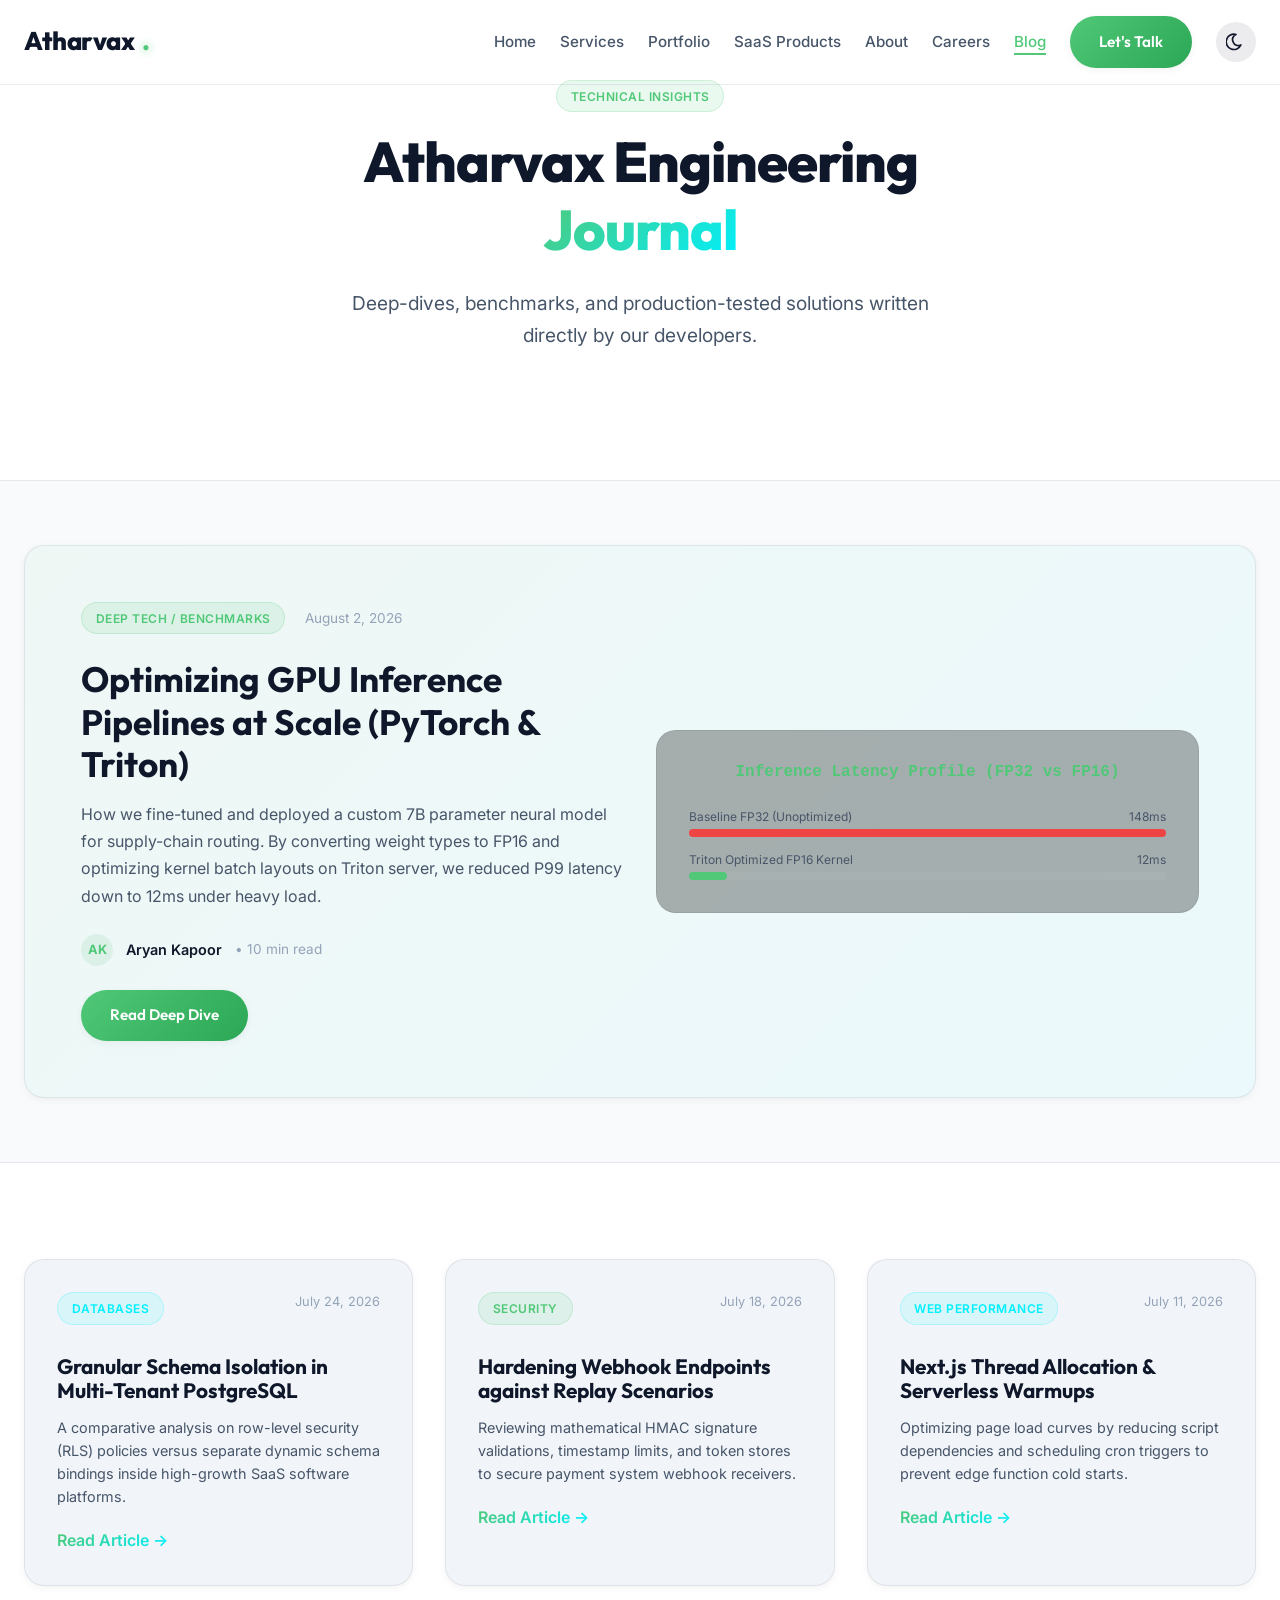
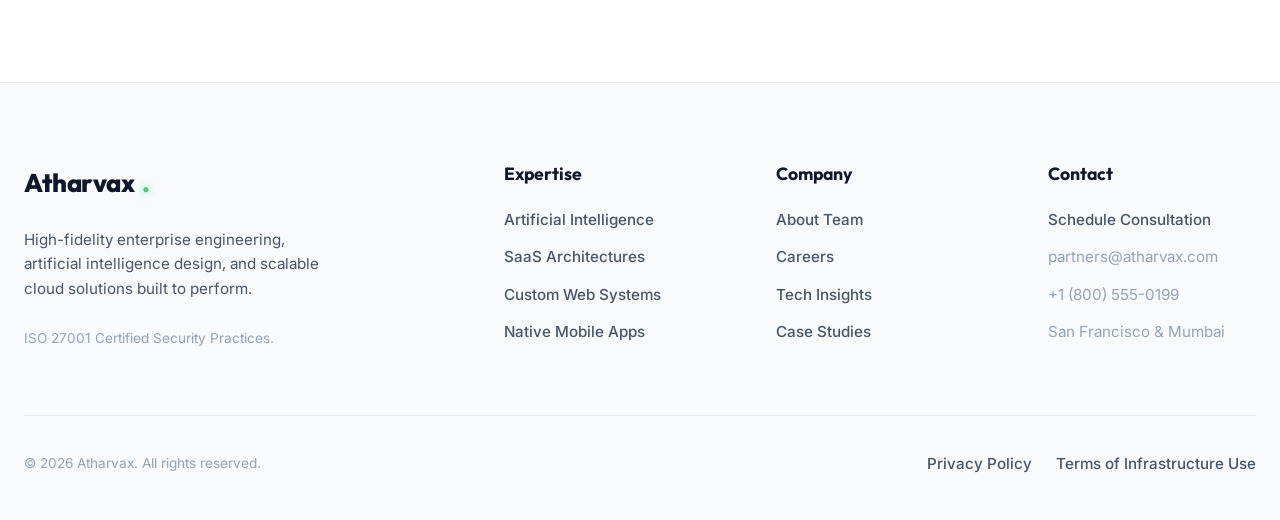
<file: blog.html>
<!DOCTYPE html>
<html lang="en">
<head>
    <meta charset="UTF-8">
    <meta name="viewport" content="width=device-width, initial-scale=1.0">
    <title>Blog | Atharvax</title>
    <meta name="description" content="Technical engineering articles detailing GPU inference improvements, Postgres database multi-tenancy, and React thread setups written by Atharvax partners.">
    <meta name="theme-color" content="#50C878">
    <link rel="stylesheet" href="/css/variables.css">
    <link rel="stylesheet" href="/css/main.css">
    <link rel="manifest" href="/manifest.json">
    
    <!-- iOS PWA Support -->
    <meta name="apple-mobile-web-app-capable" content="yes">
    <meta name="apple-mobile-web-app-status-bar-style" content="default">
    <meta name="apple-mobile-web-app-title" content="Atharvax">
    <link rel="apple-touch-icon" href="/assets/icon-192.png">
</head>
<body>
    <div class="main-wrapper">
        <!-- Navigation -->
        <nav class="navbar scrolled" id="navbar">
            <div class="container nav-container">
                <a href="/" class="logo">
                    Atharvax<span class="logo-dot">.</span>
                </a>
                <ul class="nav-links">
                    <li><a href="/" class="nav-item">Home</a></li>
                    <li><a href="/services" class="nav-item">Services</a></li>
                    <li><a href="/portfolio" class="nav-item">Portfolio</a></li>
                    <li><a href="/products" class="nav-item">SaaS Products</a></li>
                    <li><a href="/about" class="nav-item">About</a></li>
                    <li><a href="/careers" class="nav-item">Careers</a></li>
                    <li><a href="/blog" class="nav-item active">Blog</a></li>
                    <li><a href="/contact" class="btn btn-primary">Let's Talk</a></li>
                </ul>
            </div>
        </nav>

        <!-- Main Content -->
        <main class="main-content">
            <!-- Hero Section -->
            <section class="section" style="padding-top: 5rem;">
                <div class="container text-center animate-fade-in">
                    <span class="badge badge-primary">Technical Insights</span>
                    <h1 style="font-size: 3.5rem; font-weight: 800; letter-spacing: -1px; margin-bottom: 1.5rem;">
                        Atharvax Engineering <br>
                        <span class="text-gradient">Journal</span>
                    </h1>
                    <p style="font-size: 1.2rem; color: var(--color-text-muted); max-width: 600px; margin: 0 auto 2rem; line-height: 1.7;">
                        Deep-dives, benchmarks, and production-tested solutions written directly by our developers.
                    </p>
                </div>
            </section>

            <!-- Featured Post -->
            <section class="section bg-alt" style="border-top: 1px solid var(--color-border); border-bottom: 1px solid var(--color-border); padding: 4rem 0;">
                <div class="container">
                    <div class="glass-card" style="padding: var(--space-2xl); background: linear-gradient(135deg, rgba(80, 200, 120, 0.05), rgba(0, 240, 255, 0.05));">
                        <div class="grid-2" style="align-items: center;">
                            <div>
                                <span class="badge badge-primary">Deep Tech / Benchmarks</span>
                                <span style="font-size: 0.85rem; color: var(--color-text-light); margin-left: 1rem;">August 2, 2026</span>
                                <h2 style="font-size: 2.2rem; margin-top: 0.5rem; margin-bottom: 1rem; line-height: 1.2;">Optimizing GPU Inference Pipelines at Scale (PyTorch & Triton)</h2>
                                <p style="color: var(--color-text-muted); margin-bottom: 1.5rem; line-height: 1.7;">
                                    How we fine-tuned and deployed a custom 7B parameter neural model for supply-chain routing. By converting weight types to FP16 and optimizing kernel batch layouts on Triton server, we reduced P99 latency down to 12ms under heavy load.
                                </p>
                                <div style="display: flex; align-items: center; gap: 0.8rem; margin-bottom: 1.5rem;">
                                    <div style="width: 32px; height: 32px; background: var(--color-primary-alpha); border-radius: 50%; display: flex; align-items: center; justify-content: center; font-size: 0.8rem; font-weight: 700; color: var(--color-primary);">AK</div>
                                    <span style="font-size: 0.9rem; font-weight: 600;">Aryan Kapoor</span>
                                    <span style="font-size: 0.85rem; color: var(--color-text-light);">&bull; 10 min read</span>
                                </div>
                                <a href="/blog/gpu-inference" class="btn btn-primary">Read Deep Dive</a>
                            </div>
                            <div style="background: rgba(0,0,0,0.3); border: 1px solid var(--color-border); border-radius: var(--radius-lg); padding: var(--space-xl); display: flex; flex-direction: column; justify-content: center; text-align: center; color: var(--color-text-muted);">
                                <h4 style="font-family: monospace; font-size: 1rem; color: var(--color-primary); margin-bottom: 0.5rem;">Inference Latency Profile (FP32 vs FP16)</h4>
                                <div style="margin-top: 1rem; display: flex; flex-direction: column; gap: 0.8rem; text-align: left;">
                                    <div>
                                        <div style="display: flex; justify-content: space-between; font-size: 0.75rem; margin-bottom: 0.2rem;">
                                            <span>Baseline FP32 (Unoptimized)</span>
                                            <span>148ms</span>
                                        </div>
                                        <div style="width: 100%; height: 8px; background: rgba(255,255,255,0.05); border-radius: 4px;">
                                            <div style="width: 100%; height: 100%; background: #ef4444; border-radius: 4px;"></div>
                                        </div>
                                    </div>
                                    <div>
                                        <div style="display: flex; justify-content: space-between; font-size: 0.75rem; margin-bottom: 0.2rem;">
                                            <span>Triton Optimized FP16 Kernel</span>
                                            <span>12ms</span>
                                        </div>
                                        <div style="width: 100%; height: 8px; background: rgba(255,255,255,0.05); border-radius: 4px;">
                                            <div style="width: 8%; height: 100%; background: var(--color-primary); border-radius: 4px;"></div>
                                        </div>
                                    </div>
                                </div>
                            </div>
                        </div>
                    </div>
                </div>
            </section>

            <!-- Grid Articles -->
            <section class="section">
                <div class="container">
                    <div class="grid-3">
                        <!-- Post 1 -->
                        <div class="glass-card">
                            <span class="badge badge-secondary">Databases</span>
                            <span style="font-size: 0.8rem; color: var(--color-text-light); float: right;">July 24, 2026</span>
                            <h3 style="font-size: 1.3rem; margin-top: 0.8rem; margin-bottom: 0.8rem;">Granular Schema Isolation in Multi-Tenant PostgreSQL</h3>
                            <p style="color: var(--color-text-muted); font-size: 0.9rem; line-height: 1.6; margin-bottom: 1.2rem;">
                                A comparative analysis on row-level security (RLS) policies versus separate dynamic schema bindings inside high-growth SaaS software platforms.
                            </p>
                            <a href="/blog/postgres-isolation" style="font-weight: 600;" class="text-gradient">Read Article →</a>
                        </div>

                        <!-- Post 2 -->
                        <div class="glass-card">
                            <span class="badge badge-primary">Security</span>
                            <span style="font-size: 0.8rem; color: var(--color-text-light); float: right;">July 18, 2026</span>
                            <h3 style="font-size: 1.3rem; margin-top: 0.8rem; margin-bottom: 0.8rem;">Hardening Webhook Endpoints against Replay Scenarios</h3>
                            <p style="color: var(--color-text-muted); font-size: 0.9rem; line-height: 1.6; margin-bottom: 1.2rem;">
                                Reviewing mathematical HMAC signature validations, timestamp limits, and token stores to secure payment system webhook receivers.
                            </p>
                            <a href="/blog/secure-webhooks" style="font-weight: 600;" class="text-gradient">Read Article →</a>
                        </div>

                        <!-- Post 3 -->
                        <div class="glass-card">
                            <span class="badge badge-secondary">Web Performance</span>
                            <span style="font-size: 0.8rem; color: var(--color-text-light); float: right;">July 11, 2026</span>
                            <h3 style="font-size: 1.3rem; margin-top: 0.8rem; margin-bottom: 0.8rem;">Next.js Thread Allocation & Serverless Warmups</h3>
                            <p style="color: var(--color-text-muted); font-size: 0.9rem; line-height: 1.6; margin-bottom: 1.2rem;">
                                Optimizing page load curves by reducing script dependencies and scheduling cron triggers to prevent edge function cold starts.
                            </p>
                            <a href="/blog/nextjs-warmups" style="font-weight: 600;" class="text-gradient">Read Article →</a>
                        </div>
                    </div>
                </div>
            </section>
        </main>

        <!-- Footer -->
        <footer style="background: var(--color-bg-alt); padding: 5rem 0 2.5rem; border-top: 1px solid var(--color-border);">
            <div class="container">
                <div style="display: grid; grid-template-columns: 2fr repeat(3, 1fr); gap: 4rem; margin-bottom: 4rem;">
                    <div style="max-width: 320px;">
                        <a href="/" class="logo" style="margin-bottom: 1.5rem;">Atharvax<span class="logo-dot">.</span></a>
                        <p style="color: var(--color-text-muted); font-size: 0.95rem; margin-bottom: 1.5rem;">
                            High-fidelity enterprise engineering, artificial intelligence design, and scalable cloud solutions built to perform.
                        </p>
                        <span style="font-size: 0.85rem; color: var(--color-text-light);">ISO 27001 Certified Security Practices.</span>
                    </div>
                    <div>
                        <h4 style="margin-bottom: 1.5rem; font-size: 1.1rem;">Expertise</h4>
                        <ul style="display: flex; flex-direction: column; gap: 0.8rem; color: var(--color-text-muted); font-size: 0.95rem;">
                            <li><a href="/services/ai" class="nav-item">Artificial Intelligence</a></li>
                            <li><a href="/services/saas" class="nav-item">SaaS Architectures</a></li>
                            <li><a href="/services/web" class="nav-item">Custom Web Systems</a></li>
                            <li><a href="/services/mobile" class="nav-item">Native Mobile Apps</a></li>
                        </ul>
                    </div>
                    <div>
                        <h4 style="margin-bottom: 1.5rem; font-size: 1.1rem;">Company</h4>
                        <ul style="display: flex; flex-direction: column; gap: 0.8rem; color: var(--color-text-muted); font-size: 0.95rem;">
                            <li><a href="/about" class="nav-item">About Team</a></li>
                            <li><a href="/careers" class="nav-item">Careers</a></li>
                            <li><a href="/blog" class="nav-item">Tech Insights</a></li>
                            <li><a href="/portfolio" class="nav-item">Case Studies</a></li>
                        </ul>
                    </div>
                    <div>
                        <h4 style="margin-bottom: 1.5rem; font-size: 1.1rem;">Contact</h4>
                        <ul style="display: flex; flex-direction: column; gap: 0.8rem; color: var(--color-text-muted); font-size: 0.95rem;">
                            <li><a href="/contact" class="nav-item">Schedule Consultation</a></li>
                            <li><span style="color: var(--color-text-light);">partners@atharvax.com</span></li>
                            <li><span style="color: var(--color-text-light);">+1 (800) 555-0199</span></li>
                            <li><span style="color: var(--color-text-light);">San Francisco & Mumbai</span></li>
                        </ul>
                    </div>
                </div>
                
                <div style="display: flex; justify-content: space-between; align-items: center; border-top: 1px solid var(--color-border); padding-top: 2rem; color: var(--color-text-light); font-size: 0.85rem; flex-wrap: wrap; gap: var(--space-md);">
                    <div>
                        &copy; 2026 Atharvax. All rights reserved.
                    </div>
                    <div style="display: flex; gap: var(--space-lg);">
                        <a href="/privacy" class="nav-item">Privacy Policy</a>
                        <a href="/terms" class="nav-item">Terms of Infrastructure Use</a>
                    </div>
                </div>
            </div>
        </footer>
    </div>
    <script src="/js/app.js"></script>
</body>
</html>
</file>
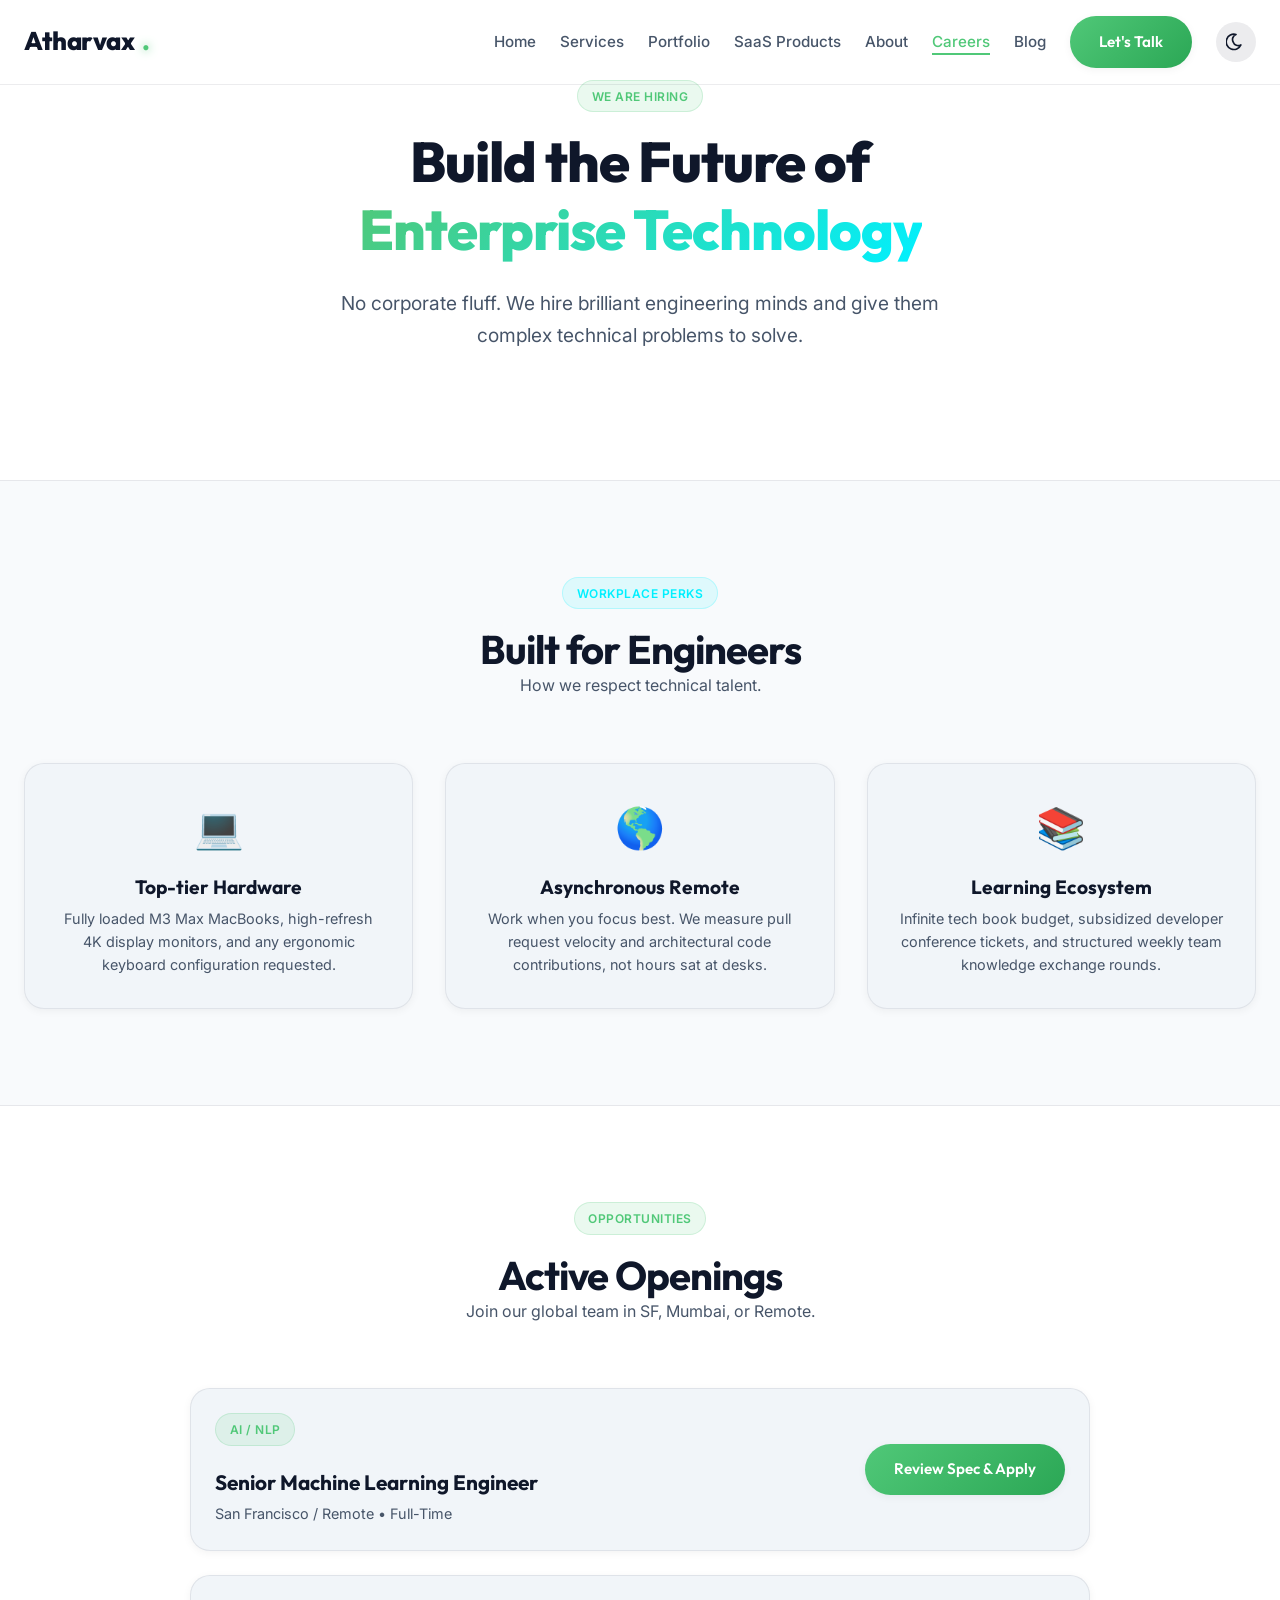
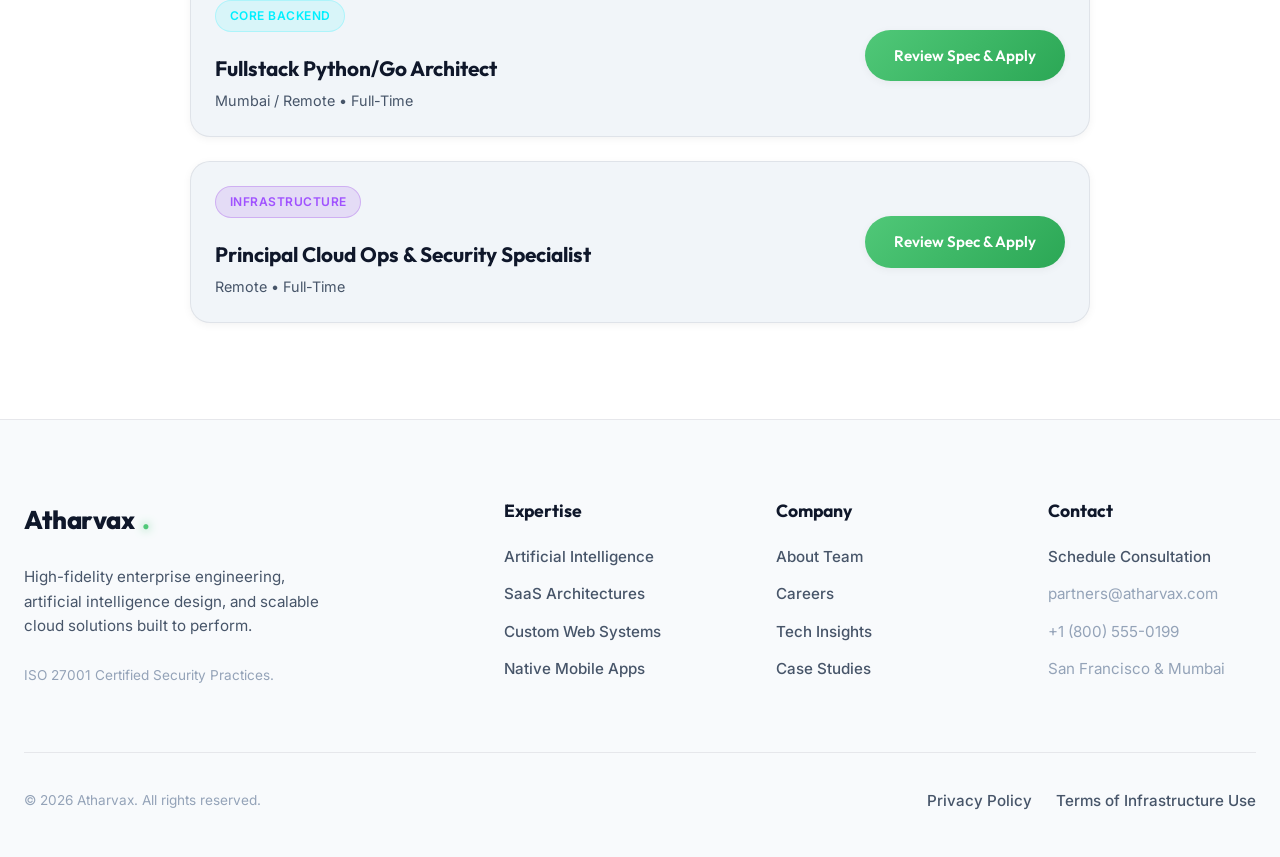
<file: careers.html>
<!DOCTYPE html>
<html lang="en">
<head>
    <meta charset="UTF-8">
    <meta name="viewport" content="width=device-width, initial-scale=1.0">
    <title>Careers | Atharvax</title>
    <meta name="description" content="Join the technical elite. Explore open roles in machine learning optimization, secure SaaS backends, and responsive UI structures at Atharvax.">
    <meta name="theme-color" content="#50C878">
    <link rel="stylesheet" href="/css/variables.css">
    <link rel="stylesheet" href="/css/main.css">
    <link rel="manifest" href="/manifest.json">
    
    <!-- iOS PWA Support -->
    <meta name="apple-mobile-web-app-capable" content="yes">
    <meta name="apple-mobile-web-app-status-bar-style" content="default">
    <meta name="apple-mobile-web-app-title" content="Atharvax">
    <link rel="apple-touch-icon" href="/assets/icon-192.png">
</head>
<body>
    <div class="main-wrapper">
        <!-- Navigation -->
        <nav class="navbar scrolled" id="navbar">
            <div class="container nav-container">
                <a href="/" class="logo">
                    Atharvax<span class="logo-dot">.</span>
                </a>
                <ul class="nav-links">
                    <li><a href="/" class="nav-item">Home</a></li>
                    <li><a href="/services" class="nav-item">Services</a></li>
                    <li><a href="/portfolio" class="nav-item">Portfolio</a></li>
                    <li><a href="/products" class="nav-item">SaaS Products</a></li>
                    <li><a href="/about" class="nav-item">About</a></li>
                    <li><a href="/careers" class="nav-item active">Careers</a></li>
                    <li><a href="/blog" class="nav-item">Blog</a></li>
                    <li><a href="/contact" class="btn btn-primary">Let's Talk</a></li>
                </ul>
            </div>
        </nav>

        <!-- Main Content -->
        <main class="main-content">
            <!-- Hero Section -->
            <section class="section" style="padding-top: 5rem;">
                <div class="container text-center animate-fade-in">
                    <span class="badge badge-primary">We Are Hiring</span>
                    <h1 style="font-size: 3.5rem; font-weight: 800; letter-spacing: -1px; margin-bottom: 1.5rem;">
                        Build the Future of <br>
                        <span class="text-gradient">Enterprise Technology</span>
                    </h1>
                    <p style="font-size: 1.2rem; color: var(--color-text-muted); max-width: 600px; margin: 0 auto 2rem; line-height: 1.7;">
                        No corporate fluff. We hire brilliant engineering minds and give them complex technical problems to solve.
                    </p>
                </div>
            </section>

            <!-- Culture & Perks -->
            <section class="section bg-alt" style="border-top: 1px solid var(--color-border); border-bottom: 1px solid var(--color-border);">
                <div class="container">
                    <div class="text-center" style="margin-bottom: 4rem;">
                        <span class="badge badge-secondary">Workplace perks</span>
                        <h2 style="font-size: 2.5rem; letter-spacing: -1px;">Built for Engineers</h2>
                        <p style="color: var(--color-text-muted);">How we respect technical talent.</p>
                    </div>

                    <div class="grid-3">
                        <div class="glass-card" style="text-align: center;">
                            <div style="font-size: 2.5rem; margin-bottom: 1rem;">💻</div>
                            <h3 style="font-size: 1.2rem; margin-bottom: 0.5rem;">Top-tier Hardware</h3>
                            <p style="color: var(--color-text-muted); font-size: 0.9rem;">
                                Fully loaded M3 Max MacBooks, high-refresh 4K display monitors, and any ergonomic keyboard configuration requested.
                            </p>
                        </div>
                        <div class="glass-card" style="text-align: center;">
                            <div style="font-size: 2.5rem; margin-bottom: 1rem;">🌎</div>
                            <h3 style="font-size: 1.2rem; margin-bottom: 0.5rem;">Asynchronous Remote</h3>
                            <p style="color: var(--color-text-muted); font-size: 0.9rem;">
                                Work when you focus best. We measure pull request velocity and architectural code contributions, not hours sat at desks.
                            </p>
                        </div>
                        <div class="glass-card" style="text-align: center;">
                            <div style="font-size: 2.5rem; margin-bottom: 1rem;">📚</div>
                            <h3 style="font-size: 1.2rem; margin-bottom: 0.5rem;">Learning Ecosystem</h3>
                            <p style="color: var(--color-text-muted); font-size: 0.9rem;">
                                Infinite tech book budget, subsidized developer conference tickets, and structured weekly team knowledge exchange rounds.
                            </p>
                        </div>
                    </div>
                </div>
            </section>

            <!-- Job Listings -->
            <section class="section">
                <div class="container">
                    <div class="text-center" style="margin-bottom: 4rem;">
                        <span class="badge badge-primary">Opportunities</span>
                        <h2 style="font-size: 2.5rem; letter-spacing: -1px;">Active Openings</h2>
                        <p style="color: var(--color-text-muted);">Join our global team in SF, Mumbai, or Remote.</p>
                    </div>

                    <div style="display: flex; flex-direction: column; gap: var(--space-lg); max-width: 900px; margin: 0 auto;">
                        <!-- Job 1 -->
                        <div class="glass-card" style="padding: var(--space-lg); display: flex; justify-content: space-between; align-items: center; flex-wrap: wrap; gap: var(--space-md);">
                            <div>
                                <span class="badge badge-primary">AI / NLP</span>
                                <h3 style="font-size: 1.3rem; margin-top: 0.5rem; margin-bottom: 0.5rem;">Senior Machine Learning Engineer</h3>
                                <p style="color: var(--color-text-muted); font-size: 0.9rem;">San Francisco / Remote &bull; Full-Time</p>
                            </div>
                            <a href="#" class="btn btn-primary" data-open-modal="applyModal">Review Spec & Apply</a>
                        </div>

                        <!-- Job 2 -->
                        <div class="glass-card" style="padding: var(--space-lg); display: flex; justify-content: space-between; align-items: center; flex-wrap: wrap; gap: var(--space-md);">
                            <div>
                                <span class="badge badge-secondary">Core Backend</span>
                                <h3 style="font-size: 1.3rem; margin-top: 0.5rem; margin-bottom: 0.5rem;">Fullstack Python/Go Architect</h3>
                                <p style="color: var(--color-text-muted); font-size: 0.9rem;">Mumbai / Remote &bull; Full-Time</p>
                            </div>
                            <a href="#" class="btn btn-primary" data-open-modal="applyModal">Review Spec & Apply</a>
                        </div>

                        <!-- Job 3 -->
                        <div class="glass-card" style="padding: var(--space-lg); display: flex; justify-content: space-between; align-items: center; flex-wrap: wrap; gap: var(--space-md);">
                            <div>
                                <span class="badge badge-primary" style="background-color: rgba(138,43,226,0.12); color: var(--color-accent-light); border-color: rgba(138,43,226,0.25);">Infrastructure</span>
                                <h3 style="font-size: 1.3rem; margin-top: 0.5rem; margin-bottom: 0.5rem;">Principal Cloud Ops & Security Specialist</h3>
                                <p style="color: var(--color-text-muted); font-size: 0.9rem;">Remote &bull; Full-Time</p>
                            </div>
                            <a href="#" class="btn btn-primary" data-open-modal="applyModal">Review Spec & Apply</a>
                        </div>
                    </div>
                </div>
            </section>
        </main>

        <!-- Quick Apply Modal -->
        <div class="modal" id="applyModal">
            <div class="modal-content">
                <button class="modal-close" aria-label="Close Modal">
                    <svg xmlns="http://www.w3.org/2000/svg" fill="none" viewBox="0 0 24 24" stroke="currentColor">
                        <path stroke-linecap="round" stroke-linejoin="round" stroke-width="2" d="M6 18L18 6M6 6l12 12" />
                    </svg>
                </button>
                <h3 style="font-size: 1.8rem; margin-bottom: 0.5rem;" class="text-gradient">Quick Apply</h3>
                <p style="color: var(--color-text-muted); font-size: 0.9rem; margin-bottom: 1.5rem;">Attach your developer details to begin review.</p>
                
                <form id="jobForm">
                    <div class="form-group">
                        <label class="form-label" for="applicantName">Full Name</label>
                        <input type="text" class="form-control" id="applicantName" placeholder="e.g. Jean Doe" required>
                    </div>
                    <div class="form-group">
                        <label class="form-label" for="applicantEmail">Email Address</label>
                        <input type="email" class="form-control" id="applicantEmail" placeholder="e.g. jean@github.io" required>
                    </div>
                    <div class="form-group">
                        <label class="form-label" for="githubUrl">GitHub / Portfolio URL</label>
                        <input type="url" class="form-control" id="githubUrl" placeholder="https://github.com/profile" required>
                    </div>
                    <div class="form-group">
                        <label class="form-label" for="briefBio">A brief highlight of code you're proud of</label>
                        <textarea class="form-control" id="briefBio" placeholder="Tell us about a compiler, database, or network you built." required></textarea>
                    </div>
                    <button type="submit" class="btn btn-primary" style="width: 100%;">Transmit Application</button>
                </form>
            </div>
        </div>

        <!-- Footer -->
        <footer style="background: var(--color-bg-alt); padding: 5rem 0 2.5rem; border-top: 1px solid var(--color-border);">
            <div class="container">
                <div style="display: grid; grid-template-columns: 2fr repeat(3, 1fr); gap: 4rem; margin-bottom: 4rem;">
                    <div style="max-width: 320px;">
                        <a href="/" class="logo" style="margin-bottom: 1.5rem;">Atharvax<span class="logo-dot">.</span></a>
                        <p style="color: var(--color-text-muted); font-size: 0.95rem; margin-bottom: 1.5rem;">
                            High-fidelity enterprise engineering, artificial intelligence design, and scalable cloud solutions built to perform.
                        </p>
                        <span style="font-size: 0.85rem; color: var(--color-text-light);">ISO 27001 Certified Security Practices.</span>
                    </div>
                    <div>
                        <h4 style="margin-bottom: 1.5rem; font-size: 1.1rem;">Expertise</h4>
                        <ul style="display: flex; flex-direction: column; gap: 0.8rem; color: var(--color-text-muted); font-size: 0.95rem;">
                            <li><a href="/services/ai" class="nav-item">Artificial Intelligence</a></li>
                            <li><a href="/services/saas" class="nav-item">SaaS Architectures</a></li>
                            <li><a href="/services/web" class="nav-item">Custom Web Systems</a></li>
                            <li><a href="/services/mobile" class="nav-item">Native Mobile Apps</a></li>
                        </ul>
                    </div>
                    <div>
                        <h4 style="margin-bottom: 1.5rem; font-size: 1.1rem;">Company</h4>
                        <ul style="display: flex; flex-direction: column; gap: 0.8rem; color: var(--color-text-muted); font-size: 0.95rem;">
                            <li><a href="/about" class="nav-item">About Team</a></li>
                            <li><a href="/careers" class="nav-item">Careers</a></li>
                            <li><a href="/blog" class="nav-item">Tech Insights</a></li>
                            <li><a href="/portfolio" class="nav-item">Case Studies</a></li>
                        </ul>
                    </div>
                    <div>
                        <h4 style="margin-bottom: 1.5rem; font-size: 1.1rem;">Contact</h4>
                        <ul style="display: flex; flex-direction: column; gap: 0.8rem; color: var(--color-text-muted); font-size: 0.95rem;">
                            <li><a href="/contact" class="nav-item">Schedule Consultation</a></li>
                            <li><span style="color: var(--color-text-light);">partners@atharvax.com</span></li>
                            <li><span style="color: var(--color-text-light);">+1 (800) 555-0199</span></li>
                            <li><span style="color: var(--color-text-light);">San Francisco & Mumbai</span></li>
                        </ul>
                    </div>
                </div>
                
                <div style="display: flex; justify-content: space-between; align-items: center; border-top: 1px solid var(--color-border); padding-top: 2rem; color: var(--color-text-light); font-size: 0.85rem; flex-wrap: wrap; gap: var(--space-md);">
                    <div>
                        &copy; 2026 Atharvax. All rights reserved.
                    </div>
                    <div style="display: flex; gap: var(--space-lg);">
                        <a href="/privacy" class="nav-item">Privacy Policy</a>
                        <a href="/terms" class="nav-item">Terms of Infrastructure Use</a>
                    </div>
                </div>
            </div>
        </footer>
    </div>
    <script src="/js/app.js"></script>
</body>
</html>
</file>
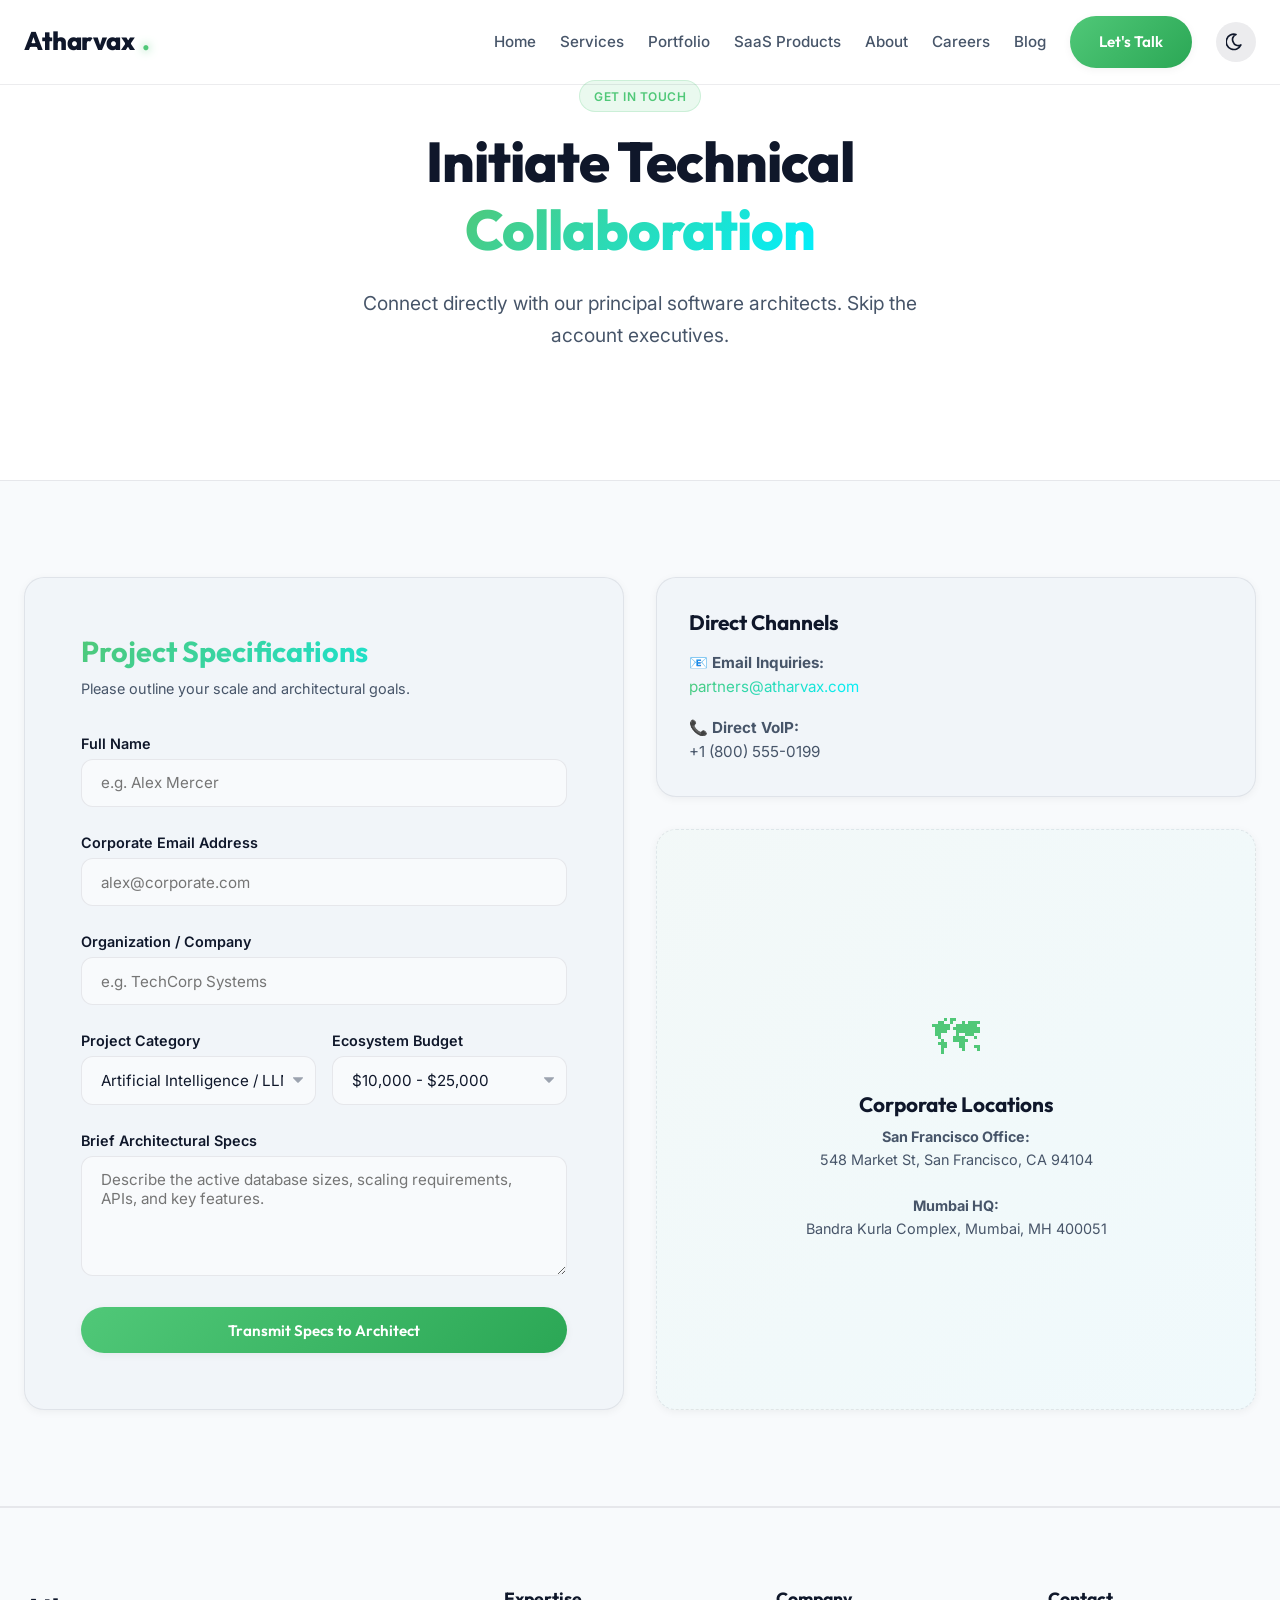
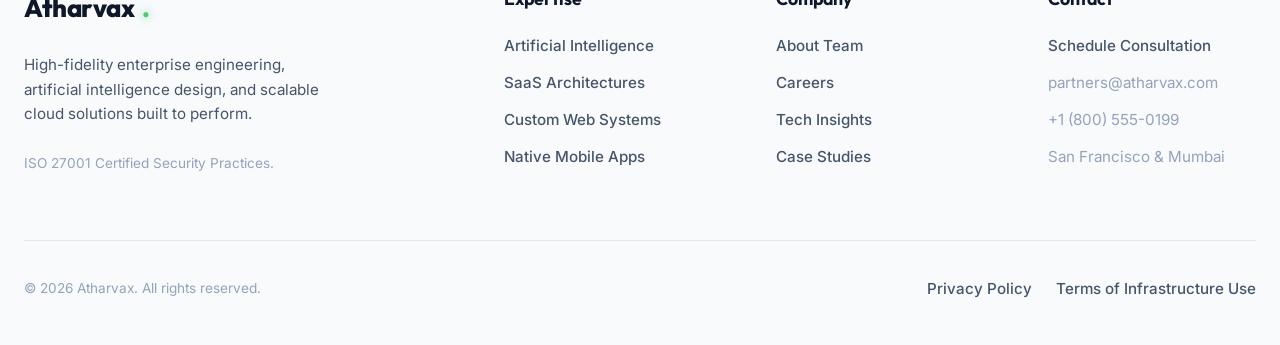
<file: contact.html>
<!DOCTYPE html>
<html lang="en">
<head>
    <meta charset="UTF-8">
    <meta name="viewport" content="width=device-width, initial-scale=1.0">
    <title>Contact Us | Atharvax</title>
    <meta name="description" content="Initiate a deep architecture consult with Atharvax. Submit project specifications, database requirements, and budget constraints directly.">
    <meta name="theme-color" content="#50C878">
    <link rel="stylesheet" href="/css/variables.css">
    <link rel="stylesheet" href="/css/main.css">
    <link rel="manifest" href="/manifest.json">
    
    <!-- iOS PWA Support -->
    <meta name="apple-mobile-web-app-capable" content="yes">
    <meta name="apple-mobile-web-app-status-bar-style" content="default">
    <meta name="apple-mobile-web-app-title" content="Atharvax">
    <link rel="apple-touch-icon" href="/assets/icon-192.png">
</head>
<body>
    <div class="main-wrapper">
        <!-- Navigation -->
        <nav class="navbar scrolled" id="navbar">
            <div class="container nav-container">
                <a href="/" class="logo">
                    Atharvax<span class="logo-dot">.</span>
                </a>
                <ul class="nav-links">
                    <li><a href="/" class="nav-item">Home</a></li>
                    <li><a href="/services" class="nav-item">Services</a></li>
                    <li><a href="/portfolio" class="nav-item">Portfolio</a></li>
                    <li><a href="/products" class="nav-item">SaaS Products</a></li>
                    <li><a href="/about" class="nav-item">About</a></li>
                    <li><a href="/careers" class="nav-item">Careers</a></li>
                    <li><a href="/blog" class="nav-item">Blog</a></li>
                    <li><a href="/contact" class="btn btn-primary">Let's Talk</a></li>
                </ul>
            </div>
        </nav>

        <!-- Main Content -->
        <main class="main-content">
            <!-- Hero Section -->
            <section class="section" style="padding-top: 5rem;">
                <div class="container text-center animate-fade-in">
                    <span class="badge badge-primary">Get In Touch</span>
                    <h1 style="font-size: 3.5rem; font-weight: 800; letter-spacing: -1px; margin-bottom: 1.5rem;">
                        Initiate Technical <br>
                        <span class="text-gradient">Collaboration</span>
                    </h1>
                    <p style="font-size: 1.2rem; color: var(--color-text-muted); max-width: 600px; margin: 0 auto 2rem; line-height: 1.7;">
                        Connect directly with our principal software architects. Skip the account executives.
                    </p>
                </div>
            </section>

            <!-- Contact Forms & Details Grid -->
            <section class="section bg-alt" style="border-top: 1px solid var(--color-border); border-bottom: 1px solid var(--color-border);">
                <div class="container">
                    <div class="grid-2">
                        <!-- Left Form -->
                        <div class="glass-card" style="padding: var(--space-2xl);">
                            <h2 style="font-size: 1.8rem; margin-bottom: 0.5rem;" class="text-gradient">Project Specifications</h2>
                            <p style="color: var(--color-text-muted); font-size: 0.9rem; margin-bottom: 2rem;">Please outline your scale and architectural goals.</p>
                            
                            <form id="contactForm">
                                <div class="form-group">
                                    <label class="form-label" for="clientName">Full Name</label>
                                    <input type="text" class="form-control" id="clientName" placeholder="e.g. Alex Mercer" required>
                                </div>
                                <div class="form-group">
                                    <label class="form-label" for="clientEmail">Corporate Email Address</label>
                                    <input type="email" class="form-control" id="clientEmail" placeholder="alex@corporate.com" required>
                                </div>
                                <div class="form-group">
                                    <label class="form-label" for="clientOrg">Organization / Company</label>
                                    <input type="text" class="form-control" id="clientOrg" placeholder="e.g. TechCorp Systems" required>
                                </div>
                                <div class="grid-2" style="gap: 1rem;">
                                    <div class="form-group">
                                        <label class="form-label" for="projectEcosystem">Project Category</label>
                                        <select class="form-control" id="projectEcosystem" required style="-webkit-appearance: none; -moz-appearance: none; appearance: none; background-image: url('data:image/svg+xml;charset=US-ASCII,%3Csvg%20xmlns%3D%22http%3A//www.w3.org/2000/svg%22%20width%3D%22292.4%22%20height%3D%22292.4%22%3E%3Cpath%20fill%3D%22%239ca3af%22%20d%3D%22M287%2069.4a17.6%2017.6%200%200%200-13-5.4H18.4c-5%200-9.3%201.8-12.9%205.4A17.6%2017.6%200%200%200%200%2082.2c0%205%201.8%209.3%205.4%2012.9l128%20127.9c3.6%203.6%207.8%205.4%2012.8%205.4s9.2-1.8%2012.8-5.4L287%2095c3.5-3.5%205.4-7.8%205.4-12.8%200-5-1.9-9.2-5.5-12.8z%22/%3E%3C/svg%3E'); background-repeat: no-repeat; background-position: right 0.7rem top 50%; background-size: 0.65rem auto; padding-right: 2rem;">
                                            <option value="ai">Artificial Intelligence / LLM</option>
                                            <option value="saas">Enterprise SaaS Suite</option>
                                            <option value="mobile">Native Mobile App</option>
                                            <option value="web">Web Application Engine</option>
                                        </select>
                                    </div>
                                    <div class="form-group">
                                        <label class="form-label" for="projectBudget">Ecosystem Budget</label>
                                        <select class="form-control" id="projectBudget" required style="-webkit-appearance: none; -moz-appearance: none; appearance: none; background-image: url('data:image/svg+xml;charset=US-ASCII,%3Csvg%20xmlns%3D%22http%3A//www.w3.org/2000/svg%22%20width%3D%22292.4%22%20height%3D%22292.4%22%3E%3Cpath%20fill%3D%22%239ca3af%22%20d%3D%22M287%2069.4a17.6%2017.6%200%200%200-13-5.4H18.4c-5%200-9.3%201.8-12.9%205.4A17.6%2017.6%200%200%200%200%2082.2c0%205%201.8%209.3%205.4%2012.9l128%20127.9c3.6%203.6%207.8%205.4%2012.8%205.4s9.2-1.8%2012.8-5.4L287%2095c3.5-3.5%205.4-7.8%205.4-12.8%200-5-1.9-9.2-5.5-12.8z%22/%3E%3C/svg%3E'); background-repeat: no-repeat; background-position: right 0.7rem top 50%; background-size: 0.65rem auto; padding-right: 2rem;">
                                            <option value="starter">$10,000 - $25,000</option>
                                            <option value="growth">$25,000 - $100,000</option>
                                            <option value="enterprise">$100,000+</option>
                                        </select>
                                    </div>
                                </div>
                                <div class="form-group">
                                    <label class="form-label" for="projectSpec">Brief Architectural Specs</label>
                                    <textarea class="form-control" id="projectSpec" placeholder="Describe the active database sizes, scaling requirements, APIs, and key features." required></textarea>
                                </div>
                                <button type="submit" class="btn btn-primary" style="width: 100%;">Transmit Specs to Architect</button>
                            </form>
                        </div>

                        <!-- Right Info -->
                        <div style="display: flex; flex-direction: column; gap: var(--space-xl);">
                            <div class="glass-card" style="padding: var(--space-xl);">
                                <h3 style="font-size: 1.3rem; margin-bottom: 1rem;">Direct Channels</h3>
                                <ul style="display: flex; flex-direction: column; gap: var(--space-md); color: var(--color-text-muted); font-size: 0.95rem;">
                                    <li>
                                        <strong>📧 Email Inquiries:</strong><br>
                                        <a href="mailto:partners@atharvax.com" class="text-gradient">partners@atharvax.com</a>
                                    </li>
                                    <li>
                                        <strong>📞 Direct VoIP:</strong><br>
                                        <span>+1 (800) 555-0199</span>
                                    </li>
                                </ul>
                            </div>

                            <!-- Map widget representation -->
                            <div class="glass-card" style="padding: var(--space-xl); flex: 1; display: flex; flex-direction: column; justify-content: center; min-height: 250px; background: linear-gradient(135deg, rgba(80, 200, 120, 0.03), rgba(0, 240, 255, 0.03)); border: 1px dashed var(--color-border); text-align: center;">
                                <div style="font-size: 3rem; margin-bottom: 1rem; color: var(--color-primary);">🗺</div>
                                <h3 style="font-size: 1.3rem; margin-bottom: 0.5rem;">Corporate Locations</h3>
                                <p style="color: var(--color-text-muted); font-size: 0.9rem; max-width: 320px; margin: 0 auto;">
                                    <strong>San Francisco Office:</strong><br>
                                    548 Market St, San Francisco, CA 94104<br><br>
                                    <strong>Mumbai HQ:</strong><br>
                                    Bandra Kurla Complex, Mumbai, MH 400051
                                </p>
                            </div>
                        </div>
                    </div>
                </div>
            </section>
        </main>

        <!-- Footer -->
        <footer style="background: var(--color-bg-alt); padding: 5rem 0 2.5rem; border-top: 1px solid var(--color-border);">
            <div class="container">
                <div style="display: grid; grid-template-columns: 2fr repeat(3, 1fr); gap: 4rem; margin-bottom: 4rem;">
                    <div style="max-width: 320px;">
                        <a href="/" class="logo" style="margin-bottom: 1.5rem;">Atharvax<span class="logo-dot">.</span></a>
                        <p style="color: var(--color-text-muted); font-size: 0.95rem; margin-bottom: 1.5rem;">
                            High-fidelity enterprise engineering, artificial intelligence design, and scalable cloud solutions built to perform.
                        </p>
                        <span style="font-size: 0.85rem; color: var(--color-text-light);">ISO 27001 Certified Security Practices.</span>
                    </div>
                    <div>
                        <h4 style="margin-bottom: 1.5rem; font-size: 1.1rem;">Expertise</h4>
                        <ul style="display: flex; flex-direction: column; gap: 0.8rem; color: var(--color-text-muted); font-size: 0.95rem;">
                            <li><a href="/services/ai" class="nav-item">Artificial Intelligence</a></li>
                            <li><a href="/services/saas" class="nav-item">SaaS Architectures</a></li>
                            <li><a href="/services/web" class="nav-item">Custom Web Systems</a></li>
                            <li><a href="/services/mobile" class="nav-item">Native Mobile Apps</a></li>
                        </ul>
                    </div>
                    <div>
                        <h4 style="margin-bottom: 1.5rem; font-size: 1.1rem;">Company</h4>
                        <ul style="display: flex; flex-direction: column; gap: 0.8rem; color: var(--color-text-muted); font-size: 0.95rem;">
                            <li><a href="/about" class="nav-item">About Team</a></li>
                            <li><a href="/careers" class="nav-item">Careers</a></li>
                            <li><a href="/blog" class="nav-item">Tech Insights</a></li>
                            <li><a href="/portfolio" class="nav-item">Case Studies</a></li>
                        </ul>
                    </div>
                    <div>
                        <h4 style="margin-bottom: 1.5rem; font-size: 1.1rem;">Contact</h4>
                        <ul style="display: flex; flex-direction: column; gap: 0.8rem; color: var(--color-text-muted); font-size: 0.95rem;">
                            <li><a href="/contact" class="nav-item">Schedule Consultation</a></li>
                            <li><span style="color: var(--color-text-light);">partners@atharvax.com</span></li>
                            <li><span style="color: var(--color-text-light);">+1 (800) 555-0199</span></li>
                            <li><span style="color: var(--color-text-light);">San Francisco & Mumbai</span></li>
                        </ul>
                    </div>
                </div>
                
                <div style="display: flex; justify-content: space-between; align-items: center; border-top: 1px solid var(--color-border); padding-top: 2rem; color: var(--color-text-light); font-size: 0.85rem; flex-wrap: wrap; gap: var(--space-md);">
                    <div>
                        &copy; 2026 Atharvax. All rights reserved.
                    </div>
                    <div style="display: flex; gap: var(--space-lg);">
                        <a href="/privacy" class="nav-item">Privacy Policy</a>
                        <a href="/terms" class="nav-item">Terms of Infrastructure Use</a>
                    </div>
                </div>
            </div>
        </footer>
    </div>
    <script src="/js/app.js"></script>
</body>
</html>
</file>
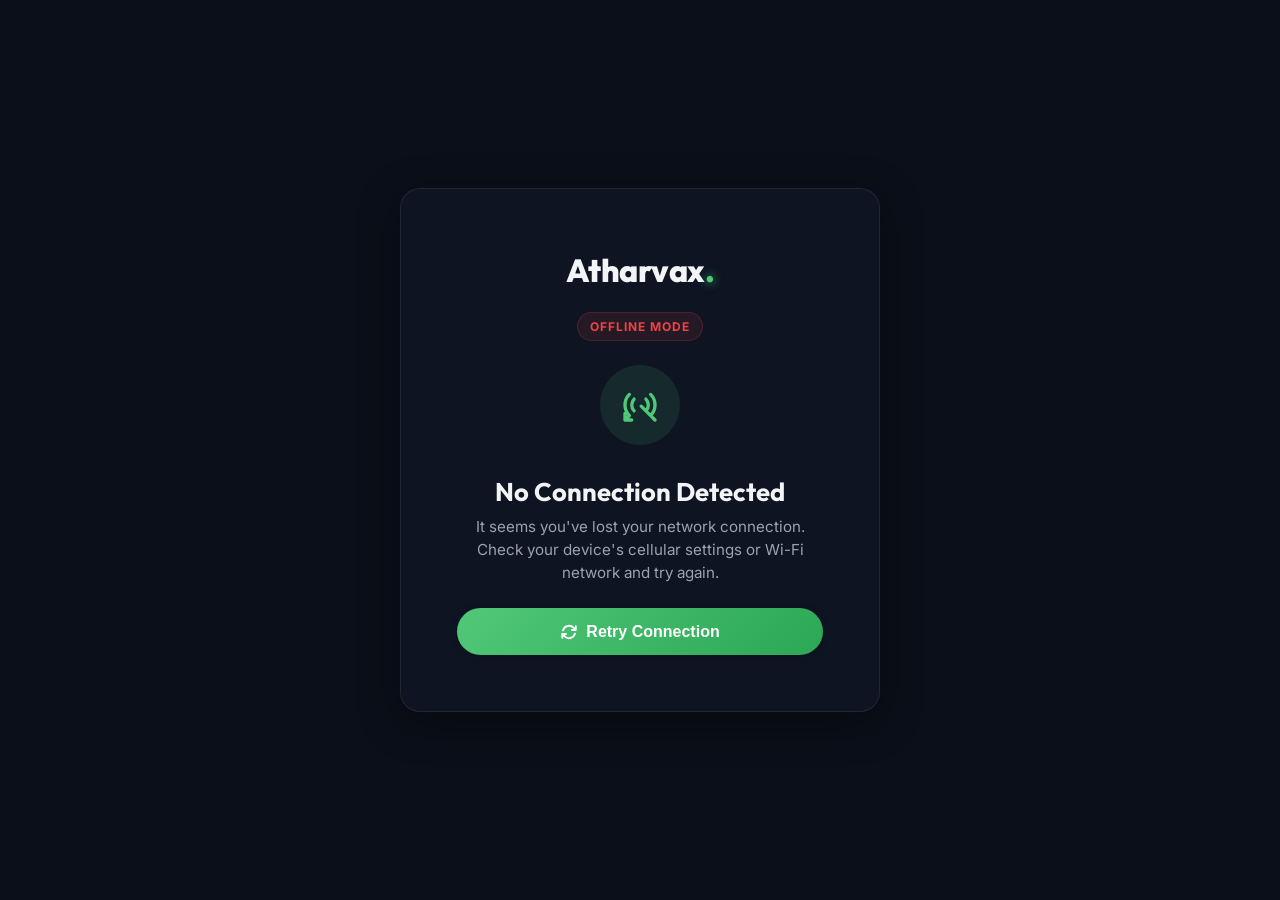
<file: offline.html>
<!DOCTYPE html>
<html lang="en" data-theme="dark">
<head>
    <meta charset="UTF-8">
    <meta name="viewport" content="width=device-width, initial-scale=1.0">
    <title>Connection Interrupted | Atharvax</title>
    <meta name="theme-color" content="#0b0f19">
    <link rel="stylesheet" href="/css/variables.css">
    <link rel="stylesheet" href="/css/main.css">
    <style>
        body {
            margin: 0;
            padding: 0;
            display: flex;
            align-items: center;
            justify-content: center;
            min-height: 100vh;
            background-color: #0b0f19;
            color: var(--color-text);
            overflow: hidden;
            font-family: var(--font-body);
        }
        .offline-container {
            text-align: center;
            max-width: 480px;
            padding: var(--space-2xl);
            margin: var(--space-lg);
            border-radius: var(--radius-lg);
            border: 1px solid var(--color-border);
            background: rgba(17, 24, 39, 0.7);
            backdrop-filter: blur(16px);
            -webkit-backdrop-filter: blur(16px);
            box-shadow: var(--glass-shadow);
            animation: fadeIn 0.6s ease;
        }
        .offline-icon {
            width: 80px;
            height: 80px;
            background: var(--color-primary-alpha);
            border-radius: 50%;
            display: flex;
            align-items: center;
            justify-content: center;
            margin: 0 auto var(--space-xl);
            color: var(--color-primary);
            position: relative;
        }
        .offline-icon svg {
            width: 40px;
            height: 40px;
        }
        .pulse-ring {
            position: absolute;
            width: 100%;
            height: 100%;
            border: 2px solid var(--color-primary);
            border-radius: 50%;
            animation: pulse 2s infinite ease-in-out;
            opacity: 0;
        }
        @keyframes pulse {
            0% { transform: scale(1); opacity: 0.5; }
            100% { transform: scale(1.4); opacity: 0; }
        }
        .btn-retry {
            width: 100%;
            margin-top: var(--space-lg);
            background: linear-gradient(135deg, var(--color-primary) 0%, var(--color-primary-dark) 100%);
            color: #ffffff;
            font-size: 1rem;
            font-weight: 600;
            padding: 0.9rem;
            border-radius: var(--radius-full);
            border: none;
            cursor: pointer;
            box-shadow: var(--shadow-sm);
            transition: all var(--transition-fast);
            display: flex;
            align-items: center;
            justify-content: center;
            gap: var(--space-sm);
        }
        .btn-retry:hover {
            transform: translateY(-2px);
            box-shadow: var(--shadow-green), var(--shadow-md);
        }
        .btn-retry:active {
            transform: translateY(0);
        }
        .offline-logo {
            font-family: var(--font-heading);
            font-weight: 800;
            font-size: 2rem;
            margin-bottom: var(--space-md);
            letter-spacing: -0.5px;
        }
        .logo-dot {
            color: var(--color-primary);
            text-shadow: 0 0 10px var(--color-primary);
        }
        .status-badge {
            display: inline-block;
            padding: 0.25rem 0.75rem;
            border-radius: var(--radius-full);
            font-size: 0.75rem;
            font-weight: 700;
            text-transform: uppercase;
            letter-spacing: 1px;
            background: rgba(239, 68, 68, 0.1);
            color: #ef4444;
            border: 1px solid rgba(239, 68, 68, 0.2);
            margin-bottom: var(--space-lg);
        }
        .toast {
            position: fixed;
            bottom: var(--space-xl);
            left: 50%;
            transform: translateX(-50%) translateY(100px);
            background: #ef4444;
            color: #ffffff;
            padding: 0.75rem 1.5rem;
            border-radius: var(--radius-md);
            font-weight: 600;
            font-size: 0.9rem;
            box-shadow: var(--shadow-md);
            transition: transform 0.3s cubic-bezier(0.175, 0.885, 0.32, 1.275);
            z-index: 100;
        }
        .toast.show {
            transform: translateX(-50%) translateY(0);
        }
    </style>
</head>
<body>
    <div class="offline-container">
        <div class="offline-logo">Atharvax<span class="logo-dot">.</span></div>
        <span class="status-badge">Offline Mode</span>
        
        <div class="offline-icon">
            <div class="pulse-ring"></div>
            <svg xmlns="http://www.w3.org/2000/svg" fill="none" viewBox="0 0 24 24" stroke="currentColor">
                <path stroke-linecap="round" stroke-linejoin="round" stroke-width="2" d="M18.364 5.636a9 9 0 010 12.728m0 0l-2.829-2.829m2.829 2.829L21 21M15.536 8.464a5 5 0 010 7.072m0 0l-2.829-2.829m-4.243 2.829a4.978 4.978 0 01-1.414-3.536 4.978 4.978 0 011.414-3.536m0 0L8.464 8.464M5.636 5.636a9 9 0 000 12.728m0 0L3 21m0 0h4m-4 0v-4" />
            </svg>
        </div>

        <h2 style="font-size: 1.6rem; margin-bottom: var(--space-sm); font-weight: 700;">No Connection Detected</h2>
        <p style="color: var(--color-text-muted); font-size: 0.95rem; line-height: 1.5; margin-bottom: var(--space-lg);">
            It seems you've lost your network connection. Check your device's cellular settings or Wi-Fi network and try again.
        </p>

        <button class="btn-retry" id="retryBtn">
            <svg xmlns="http://www.w3.org/2000/svg" width="18" height="18" fill="none" viewBox="0 0 24 24" stroke="currentColor" stroke-width="2.5">
                <path stroke-linecap="round" stroke-linejoin="round" d="M16.023 9.348h4.992v-.001M2.985 19.644v-4.992m0 0h4.992m-4.993 0l3.181 3.183a8.25 8.25 0 0013.803-3.7M4.031 9.865a8.25 8.25 0 0113.803-3.7l3.181 3.182m0-4.991v4.99" />
            </svg>
            Retry Connection
        </button>
    </div>

    <div class="toast" id="toast">Still offline. Please check your connection.</div>

    <script>
        document.getElementById('retryBtn').addEventListener('click', function() {
            const btn = this;
            const originalHTML = btn.innerHTML;
            
            // Add loading spinner state
            btn.disabled = true;
            btn.innerHTML = `<svg class="animate-spin" style="animation: spin 1s linear infinite;" xmlns="http://www.w3.org/2000/svg" width="18" height="18" fill="none" viewBox="0 0 24 24" stroke="currentColor" stroke-width="2.5"><path stroke-linecap="round" stroke-linejoin="round" d="M16.023 9.348h4.992v-.001M2.985 19.644v-4.992m0 0h4.992m-4.993 0l3.181 3.183a8.25 8.25 0 0013.803-3.7M4.031 9.865a8.25 8.25 0 0113.803-3.7l3.181 3.182m0-4.991v4.99" /></svg> Checking Connection...`;
            
            // Add spin keyframes if not present
            if (!document.getElementById('spin-style')) {
                const style = document.createElement('style');
                style.id = 'spin-style';
                style.innerHTML = `@keyframes spin { from { transform: rotate(0deg); } to { transform: rotate(360deg); } }`;
                document.head.appendChild(style);
            }

            setTimeout(() => {
                if (navigator.onLine) {
                    // Try to go back or go home
                    window.location.reload();
                } else {
                    // Show toast
                    const toast = document.getElementById('toast');
                    toast.classList.add('show');
                    setTimeout(() => {
                        toast.classList.remove('show');
                    }, 3000);
                    
                    // Reset button
                    btn.disabled = false;
                    btn.innerHTML = originalHTML;
                }
            }, 1000);
        });

        // Auto-refresh when coming back online
        window.addEventListener('online', function() {
            window.location.reload();
        });
    </script>
</body>
</html>
</file>
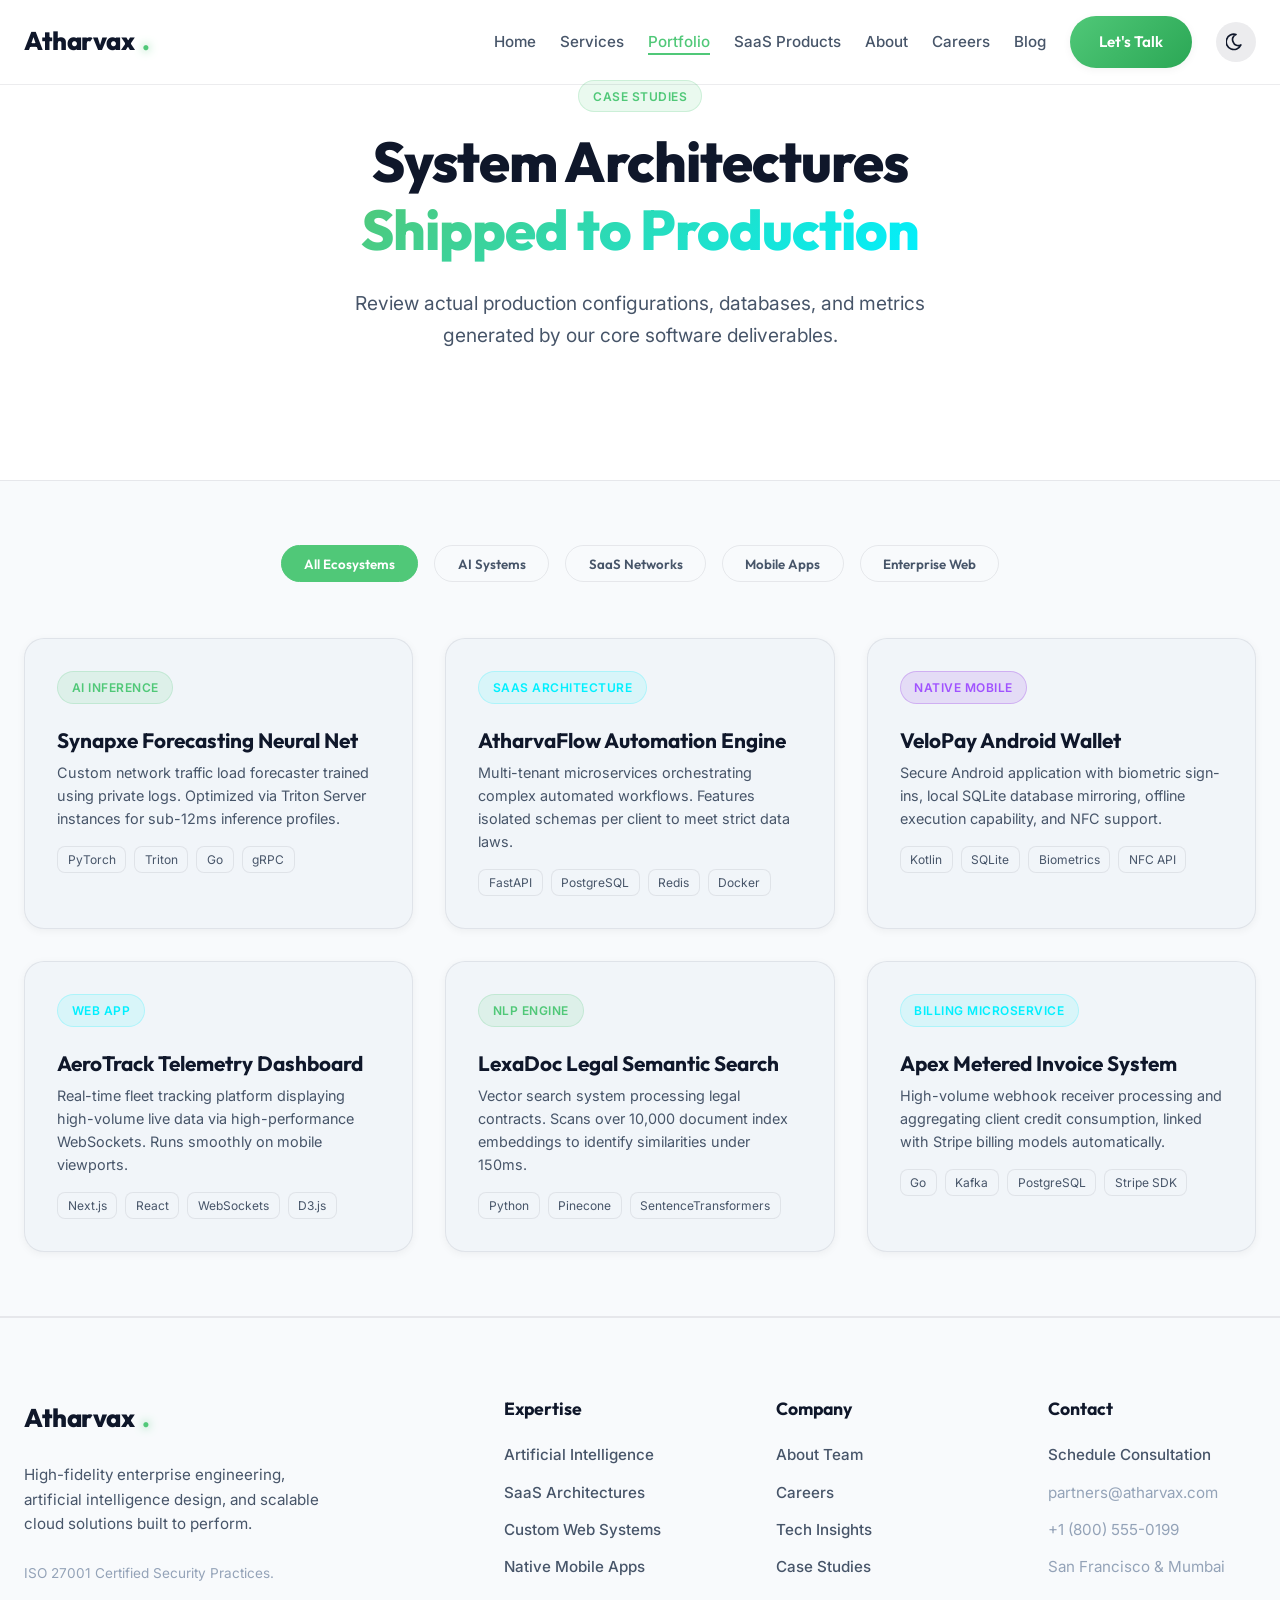
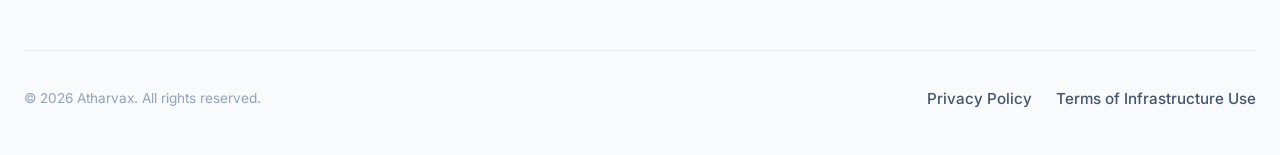
<file: portfolio.html>
<!DOCTYPE html>
<html lang="en">
<head>
    <meta charset="UTF-8">
    <meta name="viewport" content="width=device-width, initial-scale=1.0">
    <title>Portfolio | Atharvax</title>
    <meta name="description" content="Browse case studies and active technical projects launched by Atharvax across AI, SaaS billing infrastructures, and mobile applications.">
    <meta name="theme-color" content="#50C878">
    <link rel="stylesheet" href="/css/variables.css">
    <link rel="stylesheet" href="/css/main.css">
    <link rel="manifest" href="/manifest.json">
    
    <!-- iOS PWA Support -->
    <meta name="apple-mobile-web-app-capable" content="yes">
    <meta name="apple-mobile-web-app-status-bar-style" content="default">
    <meta name="apple-mobile-web-app-title" content="Atharvax">
    <link rel="apple-touch-icon" href="/assets/icon-192.png">
</head>
<body>
    <div class="main-wrapper">
        <!-- Navigation -->
        <nav class="navbar scrolled" id="navbar">
            <div class="container nav-container">
                <a href="/" class="logo">
                    Atharvax<span class="logo-dot">.</span>
                </a>
                <ul class="nav-links">
                    <li><a href="/" class="nav-item">Home</a></li>
                    <li><a href="/services" class="nav-item">Services</a></li>
                    <li><a href="/portfolio" class="nav-item active">Portfolio</a></li>
                    <li><a href="/products" class="nav-item">SaaS Products</a></li>
                    <li><a href="/about" class="nav-item">About</a></li>
                    <li><a href="/careers" class="nav-item">Careers</a></li>
                    <li><a href="/blog" class="nav-item">Blog</a></li>
                    <li><a href="/contact" class="btn btn-primary">Let's Talk</a></li>
                </ul>
            </div>
        </nav>

        <!-- Main Content -->
        <main class="main-content">
            <!-- Hero Section -->
            <section class="section" style="padding-top: 5rem;">
                <div class="container text-center animate-fade-in">
                    <span class="badge badge-primary">Case Studies</span>
                    <h1 style="font-size: 3.5rem; font-weight: 800; letter-spacing: -1px; margin-bottom: 1.5rem;">
                        System Architectures <br>
                        <span class="text-gradient">Shipped to Production</span>
                    </h1>
                    <p style="font-size: 1.2rem; color: var(--color-text-muted); max-width: 600px; margin: 0 auto 2rem; line-height: 1.7;">
                        Review actual production configurations, databases, and metrics generated by our core software deliverables.
                    </p>
                </div>
            </section>

            <!-- Interactive Filters -->
            <section class="section bg-alt" style="border-top: 1px solid var(--color-border); border-bottom: 1px solid var(--color-border); padding: 4rem 0;">
                <div class="container">
                    <div class="tab-container">
                        <button class="tab-btn active" data-filter="all">All Ecosystems</button>
                        <button class="tab-btn" data-filter="ai">AI Systems</button>
                        <button class="tab-btn" data-filter="saas">SaaS Networks</button>
                        <button class="tab-btn" data-filter="mobile">Mobile Apps</button>
                        <button class="tab-btn" data-filter="web">Enterprise Web</button>
                    </div>

                    <div class="grid-3" id="portfolioGrid">
                        <!-- Project 1 (AI) -->
                        <div class="project-card glass-card" data-category="ai">
                            <span class="badge badge-primary">AI Inference</span>
                            <h3 style="font-size: 1.3rem; margin-bottom: 0.5rem; margin-top: 0.5rem;">Synapxe Forecasting Neural Net</h3>
                            <p style="color: var(--color-text-muted); font-size: 0.9rem; line-height: 1.6; margin-bottom: 1rem;">
                                Custom network traffic load forecaster trained using private logs. Optimized via Triton Server instances for sub-12ms inference profiles.
                            </p>
                            <div class="tech-chips">
                                <span class="tech-chip">PyTorch</span>
                                <span class="tech-chip">Triton</span>
                                <span class="tech-chip">Go</span>
                                <span class="tech-chip">gRPC</span>
                            </div>
                        </div>

                        <!-- Project 2 (SaaS) -->
                        <div class="project-card glass-card" data-category="saas">
                            <span class="badge badge-secondary">SaaS Architecture</span>
                            <h3 style="font-size: 1.3rem; margin-bottom: 0.5rem; margin-top: 0.5rem;">AtharvaFlow Automation Engine</h3>
                            <p style="color: var(--color-text-muted); font-size: 0.9rem; line-height: 1.6; margin-bottom: 1rem;">
                                Multi-tenant microservices orchestrating complex automated workflows. Features isolated schemas per client to meet strict data laws.
                            </p>
                            <div class="tech-chips">
                                <span class="tech-chip">FastAPI</span>
                                <span class="tech-chip">PostgreSQL</span>
                                <span class="tech-chip">Redis</span>
                                <span class="tech-chip">Docker</span>
                            </div>
                        </div>

                        <!-- Project 3 (Mobile) -->
                        <div class="project-card glass-card" data-category="mobile">
                            <span class="badge badge-primary" style="background-color: rgba(138,43,226,0.12); color: var(--color-accent-light); border-color: rgba(138,43,226,0.25);">Native Mobile</span>
                            <h3 style="font-size: 1.3rem; margin-bottom: 0.5rem; margin-top: 0.5rem;">VeloPay Android Wallet</h3>
                            <p style="color: var(--color-text-muted); font-size: 0.9rem; line-height: 1.6; margin-bottom: 1rem;">
                                Secure Android application with biometric sign-ins, local SQLite database mirroring, offline execution capability, and NFC support.
                            </p>
                            <div class="tech-chips">
                                <span class="tech-chip">Kotlin</span>
                                <span class="tech-chip">SQLite</span>
                                <span class="tech-chip">Biometrics</span>
                                <span class="tech-chip">NFC API</span>
                            </div>
                        </div>

                        <!-- Project 4 (Web) -->
                        <div class="project-card glass-card" data-category="web">
                            <span class="badge badge-secondary">Web App</span>
                            <h3 style="font-size: 1.3rem; margin-bottom: 0.5rem; margin-top: 0.5rem;">AeroTrack Telemetry Dashboard</h3>
                            <p style="color: var(--color-text-muted); font-size: 0.9rem; line-height: 1.6; margin-bottom: 1rem;">
                                Real-time fleet tracking platform displaying high-volume live data via high-performance WebSockets. Runs smoothly on mobile viewports.
                            </p>
                            <div class="tech-chips">
                                <span class="tech-chip">Next.js</span>
                                <span class="tech-chip">React</span>
                                <span class="tech-chip">WebSockets</span>
                                <span class="tech-chip">D3.js</span>
                            </div>
                        </div>

                        <!-- Project 5 (AI) -->
                        <div class="project-card glass-card" data-category="ai">
                            <span class="badge badge-primary">NLP Engine</span>
                            <h3 style="font-size: 1.3rem; margin-bottom: 0.5rem; margin-top: 0.5rem;">LexaDoc Legal Semantic Search</h3>
                            <p style="color: var(--color-text-muted); font-size: 0.9rem; line-height: 1.6; margin-bottom: 1rem;">
                                Vector search system processing legal contracts. Scans over 10,000 document index embeddings to identify similarities under 150ms.
                            </p>
                            <div class="tech-chips">
                                <span class="tech-chip">Python</span>
                                <span class="tech-chip">Pinecone</span>
                                <span class="tech-chip">SentenceTransformers</span>
                            </div>
                        </div>

                        <!-- Project 6 (SaaS) -->
                        <div class="project-card glass-card" data-category="saas">
                            <span class="badge badge-secondary">Billing Microservice</span>
                            <h3 style="font-size: 1.3rem; margin-bottom: 0.5rem; margin-top: 0.5rem;">Apex Metered Invoice System</h3>
                            <p style="color: var(--color-text-muted); font-size: 0.9rem; line-height: 1.6; margin-bottom: 1rem;">
                                High-volume webhook receiver processing and aggregating client credit consumption, linked with Stripe billing models automatically.
                            </p>
                            <div class="tech-chips">
                                <span class="tech-chip">Go</span>
                                <span class="tech-chip">Kafka</span>
                                <span class="tech-chip">PostgreSQL</span>
                                <span class="tech-chip">Stripe SDK</span>
                            </div>
                        </div>
                    </div>
                </div>
            </section>
        </main>

        <!-- Footer -->
        <footer style="background: var(--color-bg-alt); padding: 5rem 0 2.5rem; border-top: 1px solid var(--color-border);">
            <div class="container">
                <div style="display: grid; grid-template-columns: 2fr repeat(3, 1fr); gap: 4rem; margin-bottom: 4rem;">
                    <div style="max-width: 320px;">
                        <a href="/" class="logo" style="margin-bottom: 1.5rem;">Atharvax<span class="logo-dot">.</span></a>
                        <p style="color: var(--color-text-muted); font-size: 0.95rem; margin-bottom: 1.5rem;">
                            High-fidelity enterprise engineering, artificial intelligence design, and scalable cloud solutions built to perform.
                        </p>
                        <span style="font-size: 0.85rem; color: var(--color-text-light);">ISO 27001 Certified Security Practices.</span>
                    </div>
                    <div>
                        <h4 style="margin-bottom: 1.5rem; font-size: 1.1rem;">Expertise</h4>
                        <ul style="display: flex; flex-direction: column; gap: 0.8rem; color: var(--color-text-muted); font-size: 0.95rem;">
                            <li><a href="/services/ai" class="nav-item">Artificial Intelligence</a></li>
                            <li><a href="/services/saas" class="nav-item">SaaS Architectures</a></li>
                            <li><a href="/services/web" class="nav-item">Custom Web Systems</a></li>
                            <li><a href="/services/mobile" class="nav-item">Native Mobile Apps</a></li>
                        </ul>
                    </div>
                    <div>
                        <h4 style="margin-bottom: 1.5rem; font-size: 1.1rem;">Company</h4>
                        <ul style="display: flex; flex-direction: column; gap: 0.8rem; color: var(--color-text-muted); font-size: 0.95rem;">
                            <li><a href="/about" class="nav-item">About Team</a></li>
                            <li><a href="/careers" class="nav-item">Careers</a></li>
                            <li><a href="/blog" class="nav-item">Tech Insights</a></li>
                            <li><a href="/portfolio" class="nav-item">Case Studies</a></li>
                        </ul>
                    </div>
                    <div>
                        <h4 style="margin-bottom: 1.5rem; font-size: 1.1rem;">Contact</h4>
                        <ul style="display: flex; flex-direction: column; gap: 0.8rem; color: var(--color-text-muted); font-size: 0.95rem;">
                            <li><a href="/contact" class="nav-item">Schedule Consultation</a></li>
                            <li><span style="color: var(--color-text-light);">partners@atharvax.com</span></li>
                            <li><span style="color: var(--color-text-light);">+1 (800) 555-0199</span></li>
                            <li><span style="color: var(--color-text-light);">San Francisco & Mumbai</span></li>
                        </ul>
                    </div>
                </div>
                
                <div style="display: flex; justify-content: space-between; align-items: center; border-top: 1px solid var(--color-border); padding-top: 2rem; color: var(--color-text-light); font-size: 0.85rem; flex-wrap: wrap; gap: var(--space-md);">
                    <div>
                        &copy; 2026 Atharvax. All rights reserved.
                    </div>
                    <div style="display: flex; gap: var(--space-lg);">
                        <a href="/privacy" class="nav-item">Privacy Policy</a>
                        <a href="/terms" class="nav-item">Terms of Infrastructure Use</a>
                    </div>
                </div>
            </div>
        </footer>
    </div>
    <script src="/js/app.js"></script>
</body>
</html>
</file>
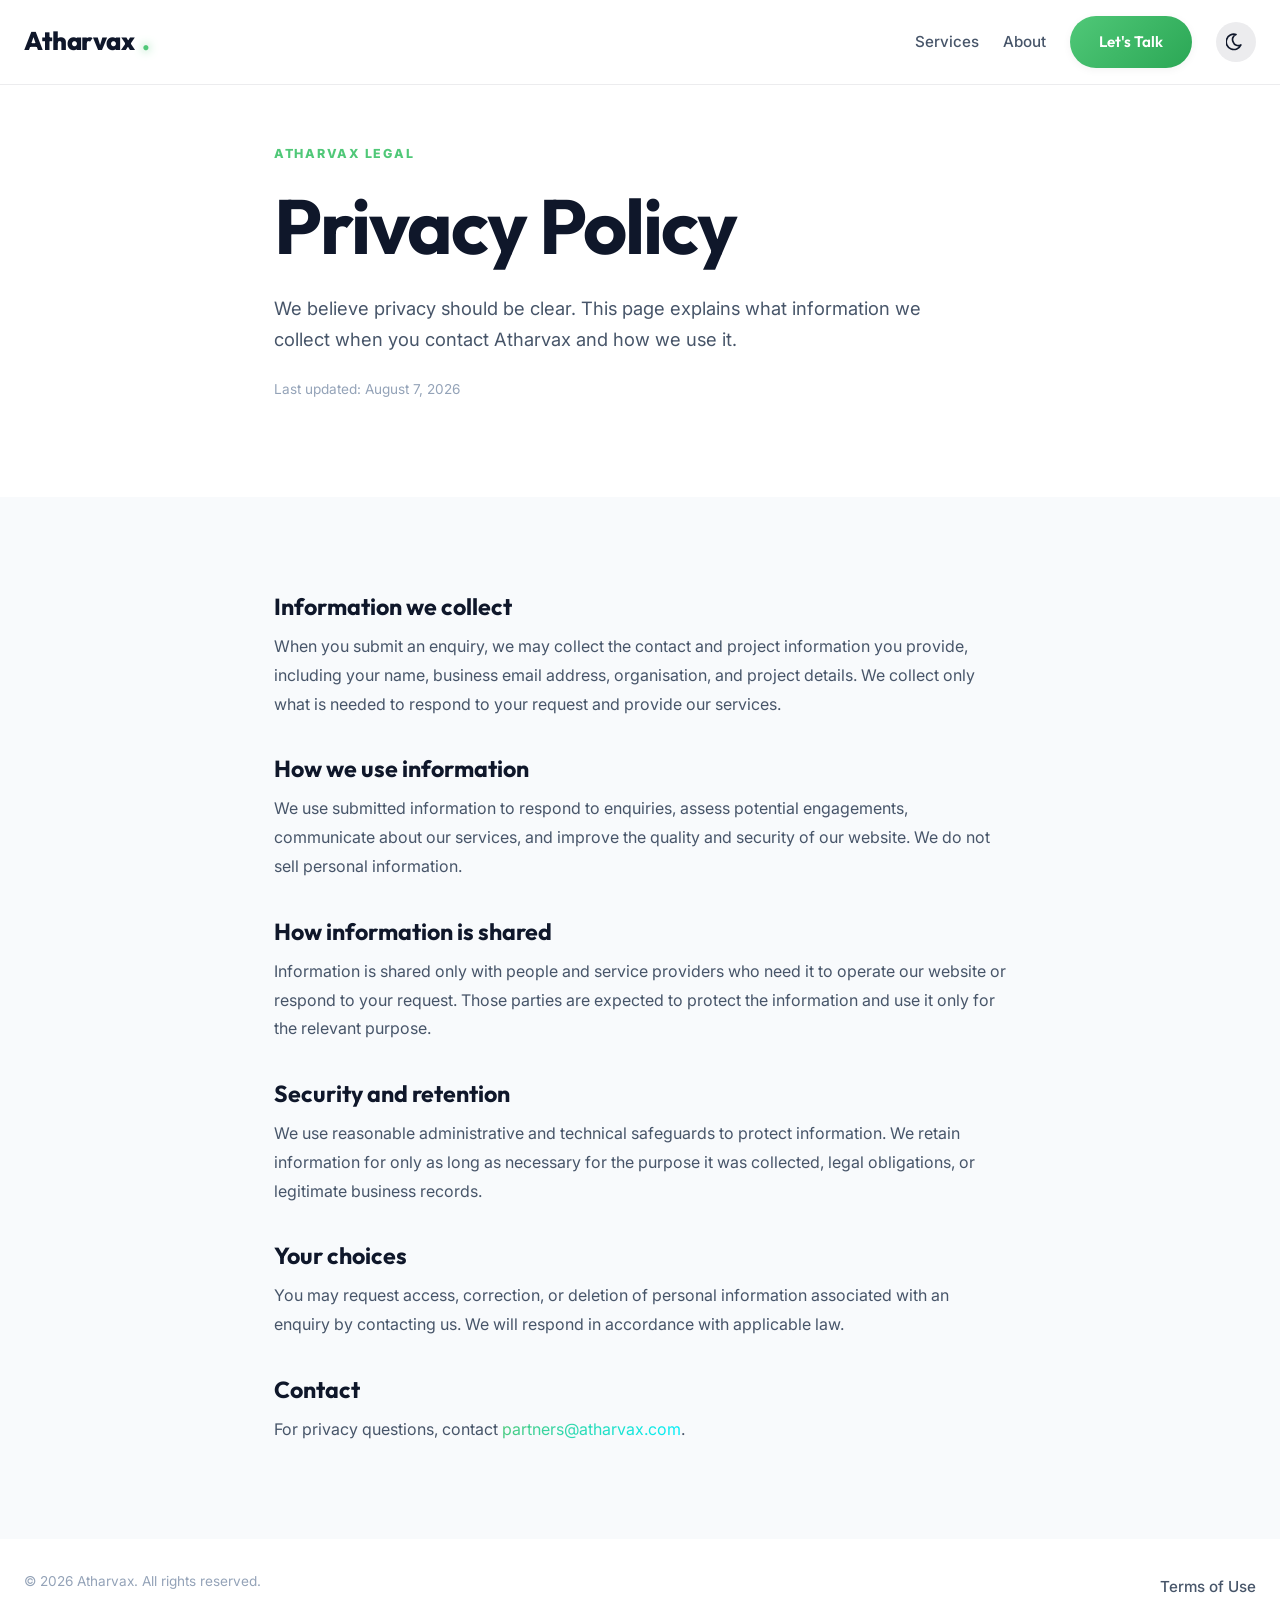
<file: privacy.html>
<!DOCTYPE html>
<html lang="en">
<head>
    <meta charset="UTF-8">
    <meta name="viewport" content="width=device-width, initial-scale=1.0">
    <title>Privacy Policy | Atharvax</title>
    <meta name="description" content="Atharvax privacy policy and information-handling practices.">
    <link rel="stylesheet" href="/css/variables.css">
    <link rel="stylesheet" href="/css/main.css">
</head>
<body>
    <nav class="navbar scrolled" id="navbar"><div class="container nav-container"><a href="/" class="logo">Atharvax<span class="logo-dot">.</span></a><ul class="nav-links"><li><a href="/services" class="nav-item">Services</a></li><li><a href="/about" class="nav-item">About</a></li><li><a href="/contact" class="btn btn-primary">Let's Talk</a></li></ul></div></nav>
    <main class="main-content legal-page">
        <section class="section" style="padding-top: 9rem;"><div class="container legal-content"><p class="legal-kicker">ATHARVAX LEGAL</p><h1>Privacy Policy</h1><p class="legal-lead">We believe privacy should be clear. This page explains what information we collect when you contact Atharvax and how we use it.</p><p class="legal-date">Last updated: August 7, 2026</p></div></section>
        <section class="section bg-alt"><div class="container legal-content legal-body"><h2>Information we collect</h2><p>When you submit an enquiry, we may collect the contact and project information you provide, including your name, business email address, organisation, and project details. We collect only what is needed to respond to your request and provide our services.</p><h2>How we use information</h2><p>We use submitted information to respond to enquiries, assess potential engagements, communicate about our services, and improve the quality and security of our website. We do not sell personal information.</p><h2>How information is shared</h2><p>Information is shared only with people and service providers who need it to operate our website or respond to your request. Those parties are expected to protect the information and use it only for the relevant purpose.</p><h2>Security and retention</h2><p>We use reasonable administrative and technical safeguards to protect information. We retain information for only as long as necessary for the purpose it was collected, legal obligations, or legitimate business records.</p><h2>Your choices</h2><p>You may request access, correction, or deletion of personal information associated with an enquiry by contacting us. We will respond in accordance with applicable law.</p><h2>Contact</h2><p>For privacy questions, contact <a href="mailto:partners@atharvax.com" class="text-gradient">partners@atharvax.com</a>.</p></div></section>
    </main>
    <footer class="legal-footer"><div class="container"><span>© 2026 Atharvax. All rights reserved.</span><a href="/terms" class="nav-item">Terms of Use</a></div></footer><script src="/js/app.js"></script>
</body>
</html>
</file>
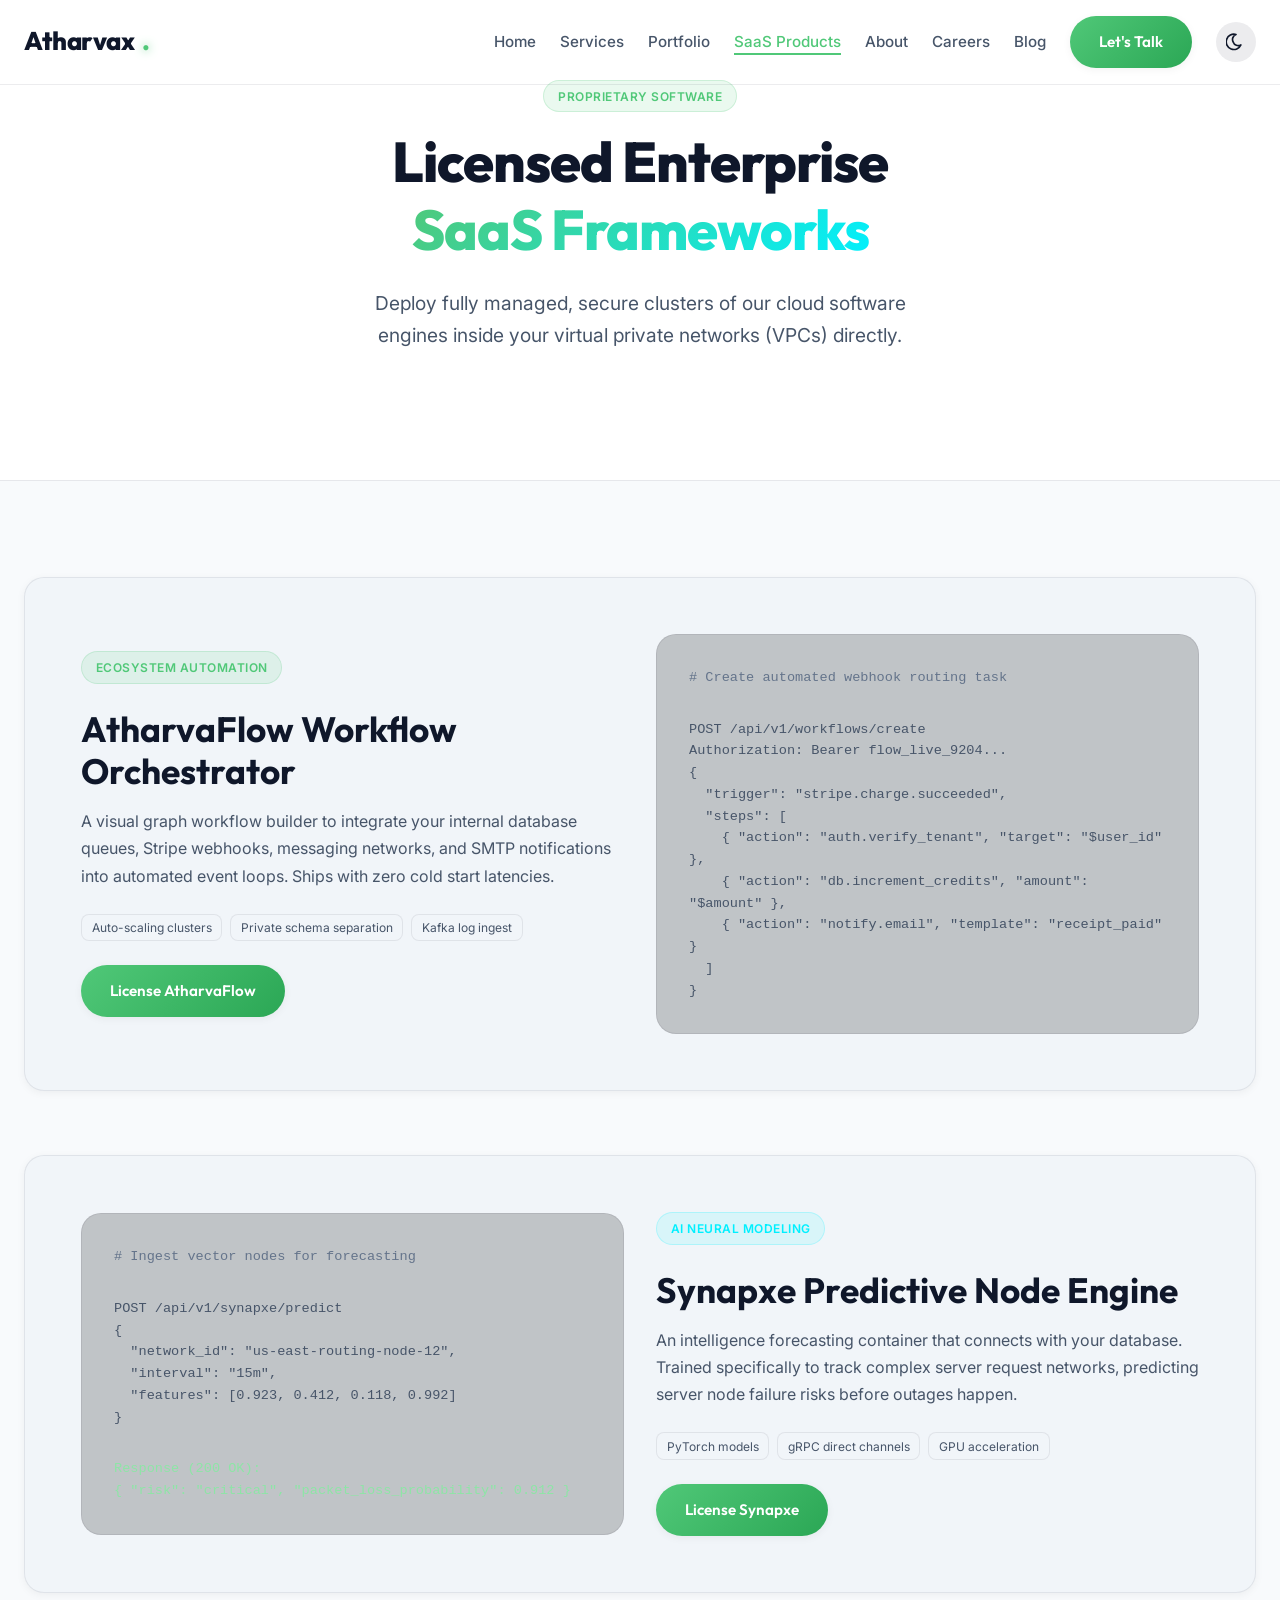
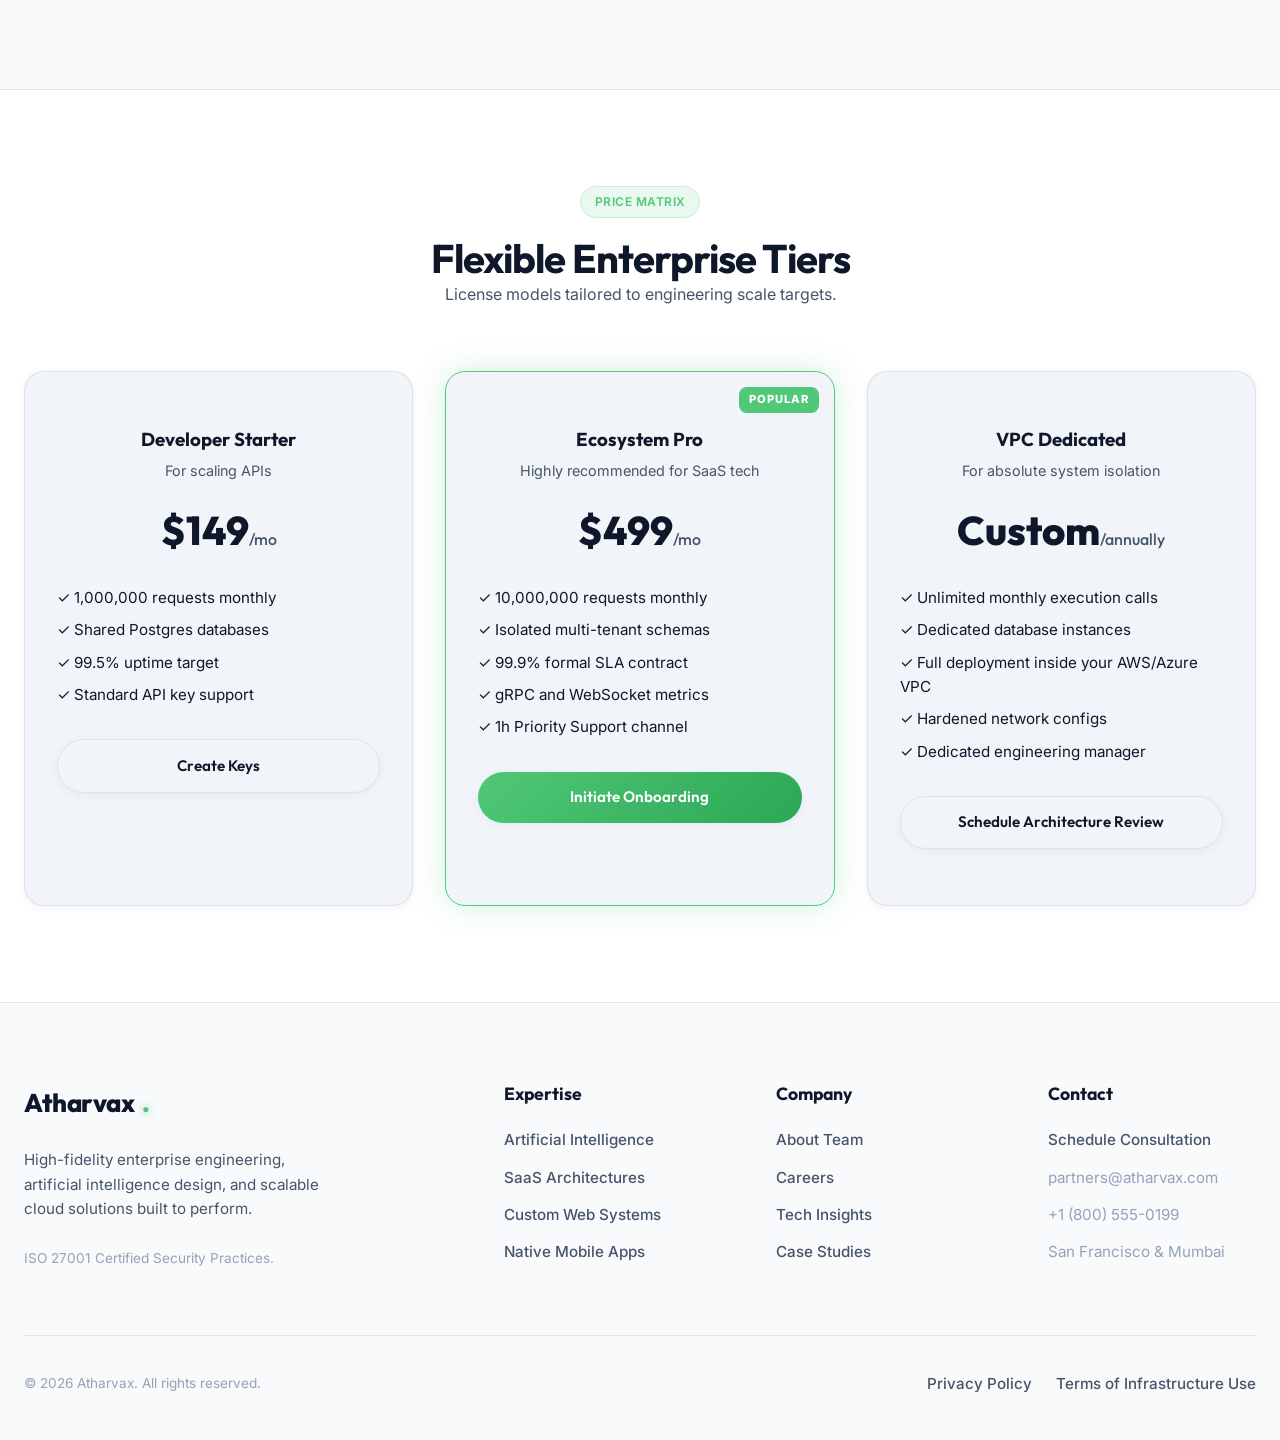
<file: products.html>
<!DOCTYPE html>
<html lang="en">
<head>
    <meta charset="UTF-8">
    <meta name="viewport" content="width=device-width, initial-scale=1.0">
    <title>SaaS Products | Atharvax</title>
    <meta name="description" content="Explore licensing options and system details for proprietary Atharvax software suites: AtharvaFlow, Synapxe prediction nodes, and Velopay gateways.">
    <meta name="theme-color" content="#50C878">
    <link rel="stylesheet" href="/css/variables.css">
    <link rel="stylesheet" href="/css/main.css">
    <link rel="manifest" href="/manifest.json">
    
    <!-- iOS PWA Support -->
    <meta name="apple-mobile-web-app-capable" content="yes">
    <meta name="apple-mobile-web-app-status-bar-style" content="default">
    <meta name="apple-mobile-web-app-title" content="Atharvax">
    <link rel="apple-touch-icon" href="/assets/icon-192.png">
</head>
<body>
    <div class="main-wrapper">
        <!-- Navigation -->
        <nav class="navbar scrolled" id="navbar">
            <div class="container nav-container">
                <a href="/" class="logo">
                    Atharvax<span class="logo-dot">.</span>
                </a>
                <ul class="nav-links">
                    <li><a href="/" class="nav-item">Home</a></li>
                    <li><a href="/services" class="nav-item">Services</a></li>
                    <li><a href="/portfolio" class="nav-item">Portfolio</a></li>
                    <li><a href="/products" class="nav-item active">SaaS Products</a></li>
                    <li><a href="/about" class="nav-item">About</a></li>
                    <li><a href="/careers" class="nav-item">Careers</a></li>
                    <li><a href="/blog" class="nav-item">Blog</a></li>
                    <li><a href="/contact" class="btn btn-primary">Let's Talk</a></li>
                </ul>
            </div>
        </nav>

        <!-- Main Content -->
        <main class="main-content">
            <!-- Hero Section -->
            <section class="section" style="padding-top: 5rem;">
                <div class="container text-center animate-fade-in">
                    <span class="badge badge-primary">Proprietary Software</span>
                    <h1 style="font-size: 3.5rem; font-weight: 800; letter-spacing: -1px; margin-bottom: 1.5rem;">
                        Licensed Enterprise <br>
                        <span class="text-gradient">SaaS Frameworks</span>
                    </h1>
                    <p style="font-size: 1.2rem; color: var(--color-text-muted); max-width: 600px; margin: 0 auto 2rem; line-height: 1.7;">
                        Deploy fully managed, secure clusters of our cloud software engines inside your virtual private networks (VPCs) directly.
                    </p>
                </div>
            </section>

            <!-- Product Showcase -->
            <section class="section bg-alt" style="border-top: 1px solid var(--color-border); border-bottom: 1px solid var(--color-border);">
                <div class="container">
                    <div style="display: flex; flex-direction: column; gap: 4rem;">
                        <!-- Product 1 -->
                        <div class="glass-card" style="padding: var(--space-2xl);">
                            <div class="grid-2" style="align-items: center;">
                                <div>
                                    <span class="badge badge-primary">Ecosystem automation</span>
                                    <h2 style="font-size: 2.2rem; margin-top: 0.5rem; margin-bottom: 1rem;">AtharvaFlow Workflow Orchestrator</h2>
                                    <p style="color: var(--color-text-muted); margin-bottom: 1.5rem; line-height: 1.7;">
                                        A visual graph workflow builder to integrate your internal database queues, Stripe webhooks, messaging networks, and SMTP notifications into automated event loops. Ships with zero cold start latencies.
                                    </p>
                                    <div class="tech-chips" style="margin-bottom: 1.5rem;">
                                        <span class="tech-chip">Auto-scaling clusters</span>
                                        <span class="tech-chip">Private schema separation</span>
                                        <span class="tech-chip">Kafka log ingest</span>
                                    </div>
                                    <a href="/contact" class="btn btn-primary">License AtharvaFlow</a>
                                </div>
                                <div style="background: rgba(0,0,0,0.2); border: 1px solid var(--color-border); border-radius: var(--radius-lg); padding: var(--space-xl); display: flex; flex-direction: column; gap: 0.5rem; font-family: monospace; font-size: 0.85rem; color: var(--color-text-muted);">
                                    <span style="color: #64748b;"># Create automated webhook routing task</span><br>
                                    POST /api/v1/workflows/create<br>
                                    Authorization: Bearer flow_live_9204...<br>
                                    {<br>
                                    &nbsp;&nbsp;"trigger": "stripe.charge.succeeded",<br>
                                    &nbsp;&nbsp;"steps": [<br>
                                    &nbsp;&nbsp;&nbsp;&nbsp;{ "action": "auth.verify_tenant", "target": "$user_id" },<br>
                                    &nbsp;&nbsp;&nbsp;&nbsp;{ "action": "db.increment_credits", "amount": "$amount" },<br>
                                    &nbsp;&nbsp;&nbsp;&nbsp;{ "action": "notify.email", "template": "receipt_paid" }<br>
                                    &nbsp;&nbsp;]<br>
                                    }
                                </div>
                            </div>
                        </div>

                        <!-- Product 2 -->
                        <div class="glass-card" style="padding: var(--space-2xl);">
                            <div class="grid-2" style="align-items: center;">
                                <div style="background: rgba(0,0,0,0.2); border: 1px solid var(--color-border); border-radius: var(--radius-lg); padding: var(--space-xl); display: flex; flex-direction: column; gap: 0.5rem; font-family: monospace; font-size: 0.85rem; color: var(--color-text-muted);">
                                    <span style="color: #64748b;"># Ingest vector nodes for forecasting</span><br>
                                    POST /api/v1/synapxe/predict<br>
                                    {<br>
                                    &nbsp;&nbsp;"network_id": "us-east-routing-node-12",<br>
                                    &nbsp;&nbsp;"interval": "15m",<br>
                                    &nbsp;&nbsp;"features": [0.923, 0.412, 0.118, 0.992]<br>
                                    }<br><br>
                                    <span style="color: #8de5a6;">Response (200 OK):<br>
                                    { "risk": "critical", "packet_loss_probability": 0.912 }</span>
                                </div>
                                <div>
                                    <span class="badge badge-secondary">AI Neural Modeling</span>
                                    <h2 style="font-size: 2.2rem; margin-top: 0.5rem; margin-bottom: 1rem;">Synapxe Predictive Node Engine</h2>
                                    <p style="color: var(--color-text-muted); margin-bottom: 1.5rem; line-height: 1.7;">
                                        An intelligence forecasting container that connects with your database. Trained specifically to track complex server request networks, predicting server node failure risks before outages happen.
                                    </p>
                                    <div class="tech-chips" style="margin-bottom: 1.5rem;">
                                        <span class="tech-chip">PyTorch models</span>
                                        <span class="tech-chip">gRPC direct channels</span>
                                        <span class="tech-chip">GPU acceleration</span>
                                    </div>
                                    <a href="/contact" class="btn btn-primary">License Synapxe</a>
                                </div>
                            </div>
                        </div>
                    </div>
                </div>
            </section>

            <!-- Pricing Section -->
            <section class="section">
                <div class="container">
                    <div class="text-center" style="margin-bottom: 4rem;">
                        <span class="badge badge-primary">Price Matrix</span>
                        <h2 style="font-size: 2.5rem; letter-spacing: -1px;">Flexible Enterprise Tiers</h2>
                        <p style="color: var(--color-text-muted);">License models tailored to engineering scale targets.</p>
                    </div>

                    <div class="grid-3">
                        <!-- Tier 1 -->
                        <div class="pricing-card glass-card">
                            <h3>Developer Starter</h3>
                            <p style="color: var(--color-text-muted); font-size: 0.9rem; margin-top: 0.5rem;">For scaling APIs</p>
                            <div class="price">$149<span>/mo</span></div>
                            <ul class="pricing-features">
                                <li>✓ 1,000,000 requests monthly</li>
                                <li>✓ Shared Postgres databases</li>
                                <li>✓ 99.5% uptime target</li>
                                <li>✓ Standard API key support</li>
                            </ul>
                            <a href="/contact" class="btn btn-outline" style="width: 100%;">Create Keys</a>
                        </div>

                        <!-- Tier 2 -->
                        <div class="pricing-card glass-card premium">
                            <h3>Ecosystem Pro</h3>
                            <p style="color: var(--color-text-muted); font-size: 0.9rem; margin-top: 0.5rem;">Highly recommended for SaaS tech</p>
                            <div class="price">$499<span>/mo</span></div>
                            <ul class="pricing-features">
                                <li>✓ 10,000,000 requests monthly</li>
                                <li>✓ Isolated multi-tenant schemas</li>
                                <li>✓ 99.9% formal SLA contract</li>
                                <li>✓ gRPC and WebSocket metrics</li>
                                <li>✓ 1h Priority Support channel</li>
                            </ul>
                            <a href="/contact" class="btn btn-primary" style="width: 100%;">Initiate Onboarding</a>
                        </div>

                        <!-- Tier 3 -->
                        <div class="pricing-card glass-card">
                            <h3>VPC Dedicated</h3>
                            <p style="color: var(--color-text-muted); font-size: 0.9rem; margin-top: 0.5rem;">For absolute system isolation</p>
                            <div class="price">Custom<span>/annually</span></div>
                            <ul class="pricing-features">
                                <li>✓ Unlimited monthly execution calls</li>
                                <li>✓ Dedicated database instances</li>
                                <li>✓ Full deployment inside your AWS/Azure VPC</li>
                                <li>✓ Hardened network configs</li>
                                <li>✓ Dedicated engineering manager</li>
                            </ul>
                            <a href="/contact" class="btn btn-outline" style="width: 100%;">Schedule Architecture Review</a>
                        </div>
                    </div>
                </div>
            </section>
        </main>

        <!-- Footer -->
        <footer style="background: var(--color-bg-alt); padding: 5rem 0 2.5rem; border-top: 1px solid var(--color-border);">
            <div class="container">
                <div style="display: grid; grid-template-columns: 2fr repeat(3, 1fr); gap: 4rem; margin-bottom: 4rem;">
                    <div style="max-width: 320px;">
                        <a href="/" class="logo" style="margin-bottom: 1.5rem;">Atharvax<span class="logo-dot">.</span></a>
                        <p style="color: var(--color-text-muted); font-size: 0.95rem; margin-bottom: 1.5rem;">
                            High-fidelity enterprise engineering, artificial intelligence design, and scalable cloud solutions built to perform.
                        </p>
                        <span style="font-size: 0.85rem; color: var(--color-text-light);">ISO 27001 Certified Security Practices.</span>
                    </div>
                    <div>
                        <h4 style="margin-bottom: 1.5rem; font-size: 1.1rem;">Expertise</h4>
                        <ul style="display: flex; flex-direction: column; gap: 0.8rem; color: var(--color-text-muted); font-size: 0.95rem;">
                            <li><a href="/services/ai" class="nav-item">Artificial Intelligence</a></li>
                            <li><a href="/services/saas" class="nav-item">SaaS Architectures</a></li>
                            <li><a href="/services/web" class="nav-item">Custom Web Systems</a></li>
                            <li><a href="/services/mobile" class="nav-item">Native Mobile Apps</a></li>
                        </ul>
                    </div>
                    <div>
                        <h4 style="margin-bottom: 1.5rem; font-size: 1.1rem;">Company</h4>
                        <ul style="display: flex; flex-direction: column; gap: 0.8rem; color: var(--color-text-muted); font-size: 0.95rem;">
                            <li><a href="/about" class="nav-item">About Team</a></li>
                            <li><a href="/careers" class="nav-item">Careers</a></li>
                            <li><a href="/blog" class="nav-item">Tech Insights</a></li>
                            <li><a href="/portfolio" class="nav-item">Case Studies</a></li>
                        </ul>
                    </div>
                    <div>
                        <h4 style="margin-bottom: 1.5rem; font-size: 1.1rem;">Contact</h4>
                        <ul style="display: flex; flex-direction: column; gap: 0.8rem; color: var(--color-text-muted); font-size: 0.95rem;">
                            <li><a href="/contact" class="nav-item">Schedule Consultation</a></li>
                            <li><span style="color: var(--color-text-light);">partners@atharvax.com</span></li>
                            <li><span style="color: var(--color-text-light);">+1 (800) 555-0199</span></li>
                            <li><span style="color: var(--color-text-light);">San Francisco & Mumbai</span></li>
                        </ul>
                    </div>
                </div>
                
                <div style="display: flex; justify-content: space-between; align-items: center; border-top: 1px solid var(--color-border); padding-top: 2rem; color: var(--color-text-light); font-size: 0.85rem; flex-wrap: wrap; gap: var(--space-md);">
                    <div>
                        &copy; 2026 Atharvax. All rights reserved.
                    </div>
                    <div style="display: flex; gap: var(--space-lg);">
                        <a href="/privacy" class="nav-item">Privacy Policy</a>
                        <a href="/terms" class="nav-item">Terms of Infrastructure Use</a>
                    </div>
                </div>
            </div>
        </footer>
    </div>
    <script src="/js/app.js"></script>
</body>
</html>
</file>
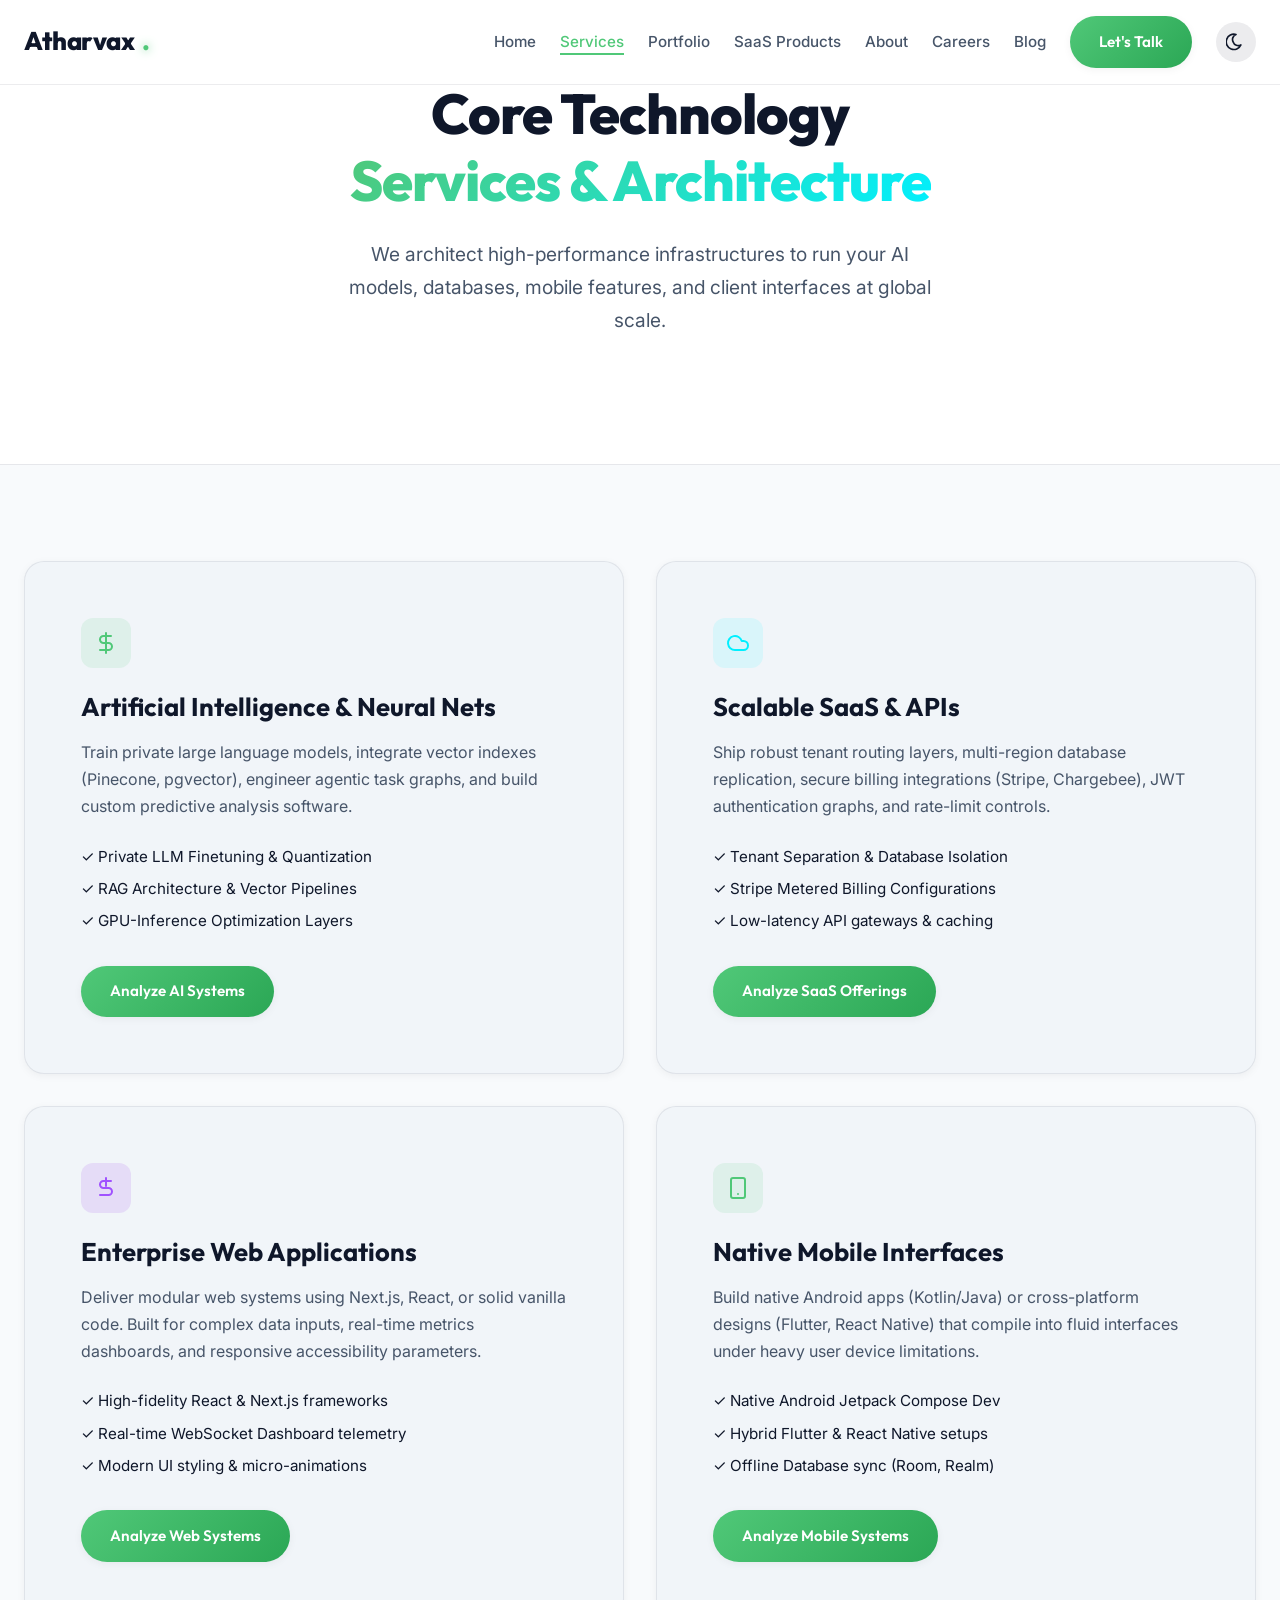
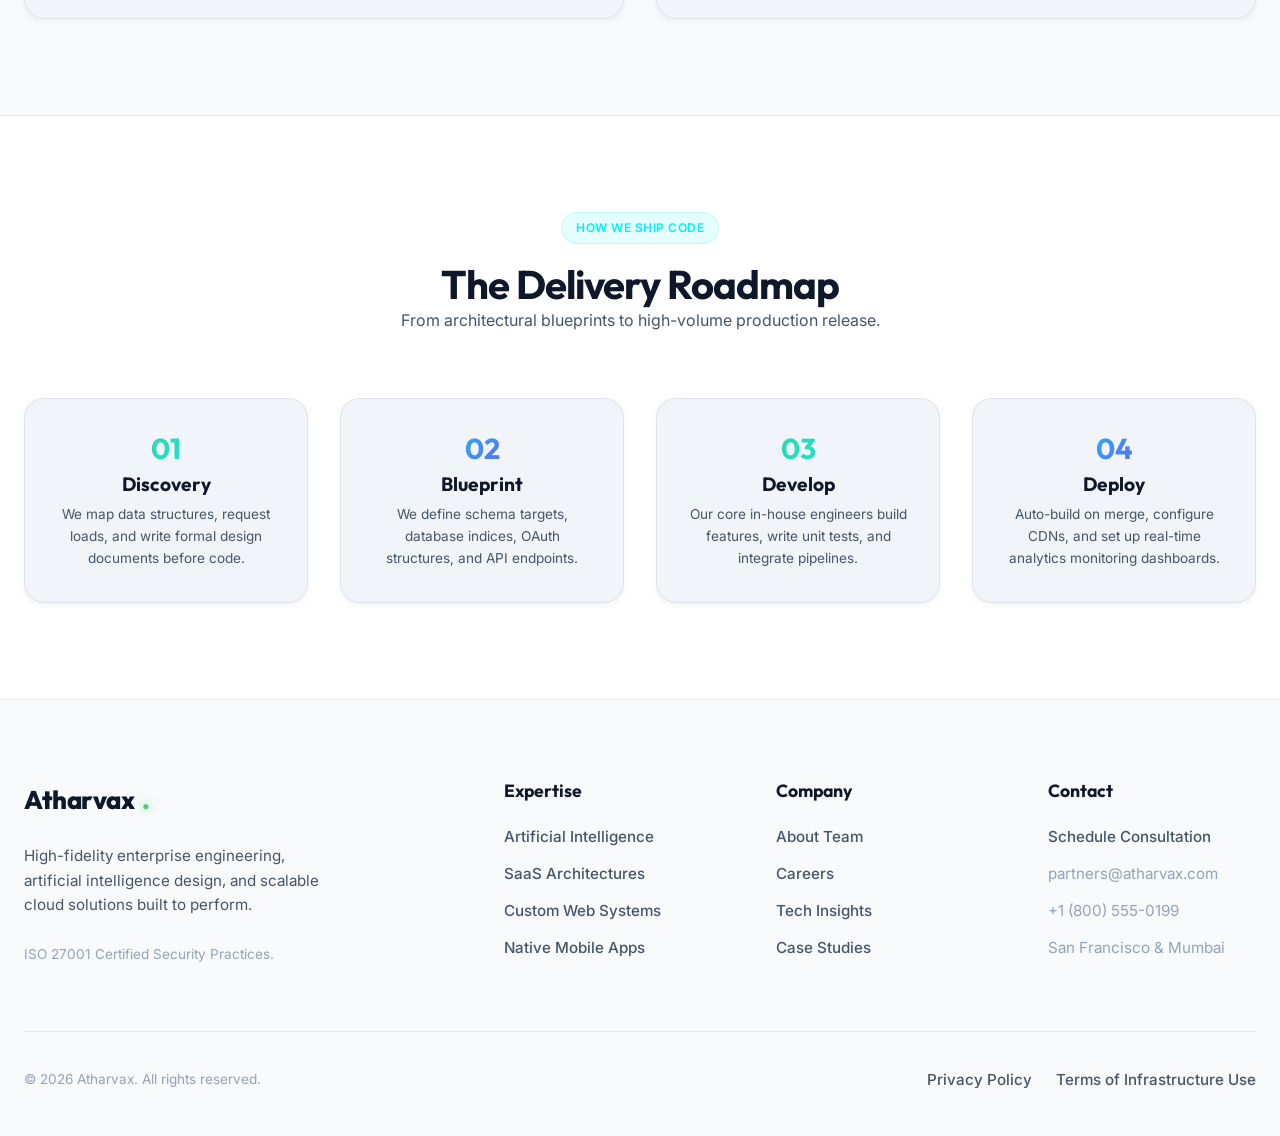
<file: services.html>
<!DOCTYPE html>
<html lang="en">
<head>
    <meta charset="UTF-8">
    <meta name="viewport" content="width=device-width, initial-scale=1.0">
    <title>Services | Atharvax</title>
    <meta name="description" content="Explore the full engineering service suites of Atharvax: machine learning, serverless SaaS pipelines, and dynamic cross-platform applications.">
    <meta name="theme-color" content="#50C878">
    <link rel="stylesheet" href="/css/variables.css">
    <link rel="stylesheet" href="/css/main.css">
    <link rel="manifest" href="/manifest.json">
    
    <!-- iOS PWA Support -->
    <meta name="apple-mobile-web-app-capable" content="yes">
    <meta name="apple-mobile-web-app-status-bar-style" content="default">
    <meta name="apple-mobile-web-app-title" content="Atharvax">
    <link rel="apple-touch-icon" href="/assets/icon-192.png">
</head>
<body>
    <div class="main-wrapper">
        <!-- Navigation -->
        <nav class="navbar scrolled" id="navbar">
            <div class="container nav-container">
                <a href="/" class="logo">
                    Atharvax<span class="logo-dot">.</span>
                </a>
                <ul class="nav-links">
                    <li><a href="/" class="nav-item">Home</a></li>
                    <li><a href="/services" class="nav-item active">Services</a></li>
                    <li><a href="/portfolio" class="nav-item">Portfolio</a></li>
                    <li><a href="/products" class="nav-item">SaaS Products</a></li>
                    <li><a href="/about" class="nav-item">About</a></li>
                    <li><a href="/careers" class="nav-item">Careers</a></li>
                    <li><a href="/blog" class="nav-item">Blog</a></li>
                    <li><a href="/contact" class="btn btn-primary">Let's Talk</a></li>
                </ul>
            </div>
        </nav>

        <!-- Main Content -->
        <main class="main-content">
            <!-- Hero Section -->
            <section class="section" style="padding-top: 5rem;">
                <div class="container text-center animate-fade-in">
                    <h1 style="font-size: 3.5rem; font-weight: 800; letter-spacing: -1px; margin-bottom: 1.5rem;">
                        Core Technology <br>
                        <span class="text-gradient">Services & Architecture</span>
                    </h1>
                    <p style="font-size: 1.2rem; color: var(--color-text-muted); max-width: 600px; margin: 0 auto 2rem; line-height: 1.7;">
                        We architect high-performance infrastructures to run your AI models, databases, mobile features, and client interfaces at global scale.
                    </p>
                </div>
            </section>

            <!-- Detailed Offerings Grid -->
            <section class="section bg-alt" style="border-top: 1px solid var(--color-border); border-bottom: 1px solid var(--color-border);">
                <div class="container">
                    <div class="grid-2">
                        <!-- AI -->
                        <div class="glass-card" style="padding: var(--space-2xl);">
                            <div style="width: 50px; height: 50px; background: var(--color-primary-alpha); border-radius: 12px; display: flex; align-items: center; justify-content: center; margin-bottom: 1.5rem; color: var(--color-primary);">
                                <svg xmlns="http://www.w3.org/2000/svg" width="24" height="24" viewBox="0 0 24 24" fill="none" stroke="currentColor" stroke-width="2" stroke-linecap="round" stroke-linejoin="round"><path d="M12 2v20M17 5H9.5a3.5 3.5 0 0 0 0 7h5a3.5 3.5 0 0 1 0 7H6"/></svg>
                            </div>
                            <h3 style="font-size: 1.6rem; margin-bottom: 1rem;">Artificial Intelligence & Neural Nets</h3>
                            <p style="color: var(--color-text-muted); margin-bottom: 1.5rem; line-height: 1.7;">
                                Train private large language models, integrate vector indexes (Pinecone, pgvector), engineer agentic task graphs, and build custom predictive analysis software.
                            </p>
                            <ul style="display: flex; flex-direction: column; gap: 0.5rem; font-size: 0.95rem; color: var(--color-text); margin-bottom: 2rem;">
                                <li>✓ Private LLM Finetuning & Quantization</li>
                                <li>✓ RAG Architecture & Vector Pipelines</li>
                                <li>✓ GPU-Inference Optimization Layers</li>
                            </ul>
                            <a href="/services/ai" class="btn btn-primary">Analyze AI Systems</a>
                        </div>

                        <!-- SaaS -->
                        <div class="glass-card" style="padding: var(--space-2xl);">
                            <div style="width: 50px; height: 50px; background: var(--color-secondary-alpha); border-radius: 12px; display: flex; align-items: center; justify-content: center; margin-bottom: 1.5rem; color: var(--color-secondary);">
                                <svg xmlns="http://www.w3.org/2000/svg" width="24" height="24" viewBox="0 0 24 24" fill="none" stroke="currentColor" stroke-width="2" stroke-linecap="round" stroke-linejoin="round"><path d="M17.5 19H9a7 7 0 1 1 6.71-9h1.79a4.5 4.5 0 1 1 0 9Z"/></svg>
                            </div>
                            <h3 style="font-size: 1.6rem; margin-bottom: 1rem;">Scalable SaaS & APIs</h3>
                            <p style="color: var(--color-text-muted); margin-bottom: 1.5rem; line-height: 1.7;">
                                Ship robust tenant routing layers, multi-region database replication, secure billing integrations (Stripe, Chargebee), JWT authentication graphs, and rate-limit controls.
                            </p>
                            <ul style="display: flex; flex-direction: column; gap: 0.5rem; font-size: 0.95rem; color: var(--color-text); margin-bottom: 2rem;">
                                <li>✓ Tenant Separation & Database Isolation</li>
                                <li>✓ Stripe Metered Billing Configurations</li>
                                <li>✓ Low-latency API gateways & caching</li>
                            </ul>
                            <a href="/services/saas" class="btn btn-primary">Analyze SaaS Offerings</a>
                        </div>

                        <!-- Web -->
                        <div class="glass-card" style="padding: var(--space-2xl);">
                            <div style="width: 50px; height: 50px; background: rgba(138, 43, 226, 0.12); border-radius: 12px; display: flex; align-items: center; justify-content: center; margin-bottom: 1.5rem; color: var(--color-accent-light);">
                                <svg xmlns="http://www.w3.org/2000/svg" width="24" height="24" viewBox="0 0 24 24" fill="none" stroke="currentColor" stroke-width="2" stroke-linecap="round" stroke-linejoin="round"><path d="M12 2v8M17 5H9.5a3.5 3.5 0 0 0 0 7h5a3.5 3.5 0 0 1 0 7H6"/></svg>
                            </div>
                            <h3 style="font-size: 1.6rem; margin-bottom: 1rem;">Enterprise Web Applications</h3>
                            <p style="color: var(--color-text-muted); margin-bottom: 1.5rem; line-height: 1.7;">
                                Deliver modular web systems using Next.js, React, or solid vanilla code. Built for complex data inputs, real-time metrics dashboards, and responsive accessibility parameters.
                            </p>
                            <ul style="display: flex; flex-direction: column; gap: 0.5rem; font-size: 0.95rem; color: var(--color-text); margin-bottom: 2rem;">
                                <li>✓ High-fidelity React & Next.js frameworks</li>
                                <li>✓ Real-time WebSocket Dashboard telemetry</li>
                                <li>✓ Modern UI styling & micro-animations</li>
                            </ul>
                            <a href="/services/web" class="btn btn-primary">Analyze Web Systems</a>
                        </div>

                        <!-- Mobile -->
                        <div class="glass-card" style="padding: var(--space-2xl);">
                            <div style="width: 50px; height: 50px; background: var(--color-primary-alpha); border-radius: 12px; display: flex; align-items: center; justify-content: center; margin-bottom: 1.5rem; color: var(--color-primary);">
                                <svg xmlns="http://www.w3.org/2000/svg" width="24" height="24" viewBox="0 0 24 24" fill="none" stroke="currentColor" stroke-width="2" stroke-linecap="round" stroke-linejoin="round"><rect width="14" height="20" x="5" y="2" rx="2" ry="2"/><path d="M12 18h.01"/></svg>
                            </div>
                            <h3 style="font-size: 1.6rem; margin-bottom: 1rem;">Native Mobile Interfaces</h3>
                            <p style="color: var(--color-text-muted); margin-bottom: 1.5rem; line-height: 1.7;">
                                Build native Android apps (Kotlin/Java) or cross-platform designs (Flutter, React Native) that compile into fluid interfaces under heavy user device limitations.
                            </p>
                            <ul style="display: flex; flex-direction: column; gap: 0.5rem; font-size: 0.95rem; color: var(--color-text); margin-bottom: 2rem;">
                                <li>✓ Native Android Jetpack Compose Dev</li>
                                <li>✓ Hybrid Flutter & React Native setups</li>
                                <li>✓ Offline Database sync (Room, Realm)</li>
                            </ul>
                            <a href="/services/mobile" class="btn btn-primary">Analyze Mobile Systems</a>
                        </div>
                    </div>
                </div>
            </section>

            <!-- Production Pipeline Process -->
            <section class="section">
                <div class="container">
                    <div class="text-center" style="margin-bottom: 4rem;">
                        <span class="badge badge-secondary">How We Ship Code</span>
                        <h2 style="font-size: 2.5rem; letter-spacing: -1px;">The Delivery Roadmap</h2>
                        <p style="color: var(--color-text-muted);">From architectural blueprints to high-volume production release.</p>
                    </div>

                    <div class="grid-4 text-center">
                        <div class="glass-card" style="padding: var(--space-xl);">
                            <h4 style="font-size: 1.8rem; margin-bottom: 0.5rem;" class="text-gradient">01</h4>
                            <h3 style="font-size: 1.2rem; margin-bottom: 0.5rem;">Discovery</h3>
                            <p style="font-size: 0.85rem; color: var(--color-text-muted);">We map data structures, request loads, and write formal design documents before code.</p>
                        </div>
                        <div class="glass-card" style="padding: var(--space-xl);">
                            <h4 style="font-size: 1.8rem; margin-bottom: 0.5rem;" class="text-gradient-purple">02</h4>
                            <h3 style="font-size: 1.2rem; margin-bottom: 0.5rem;">Blueprint</h3>
                            <p style="font-size: 0.85rem; color: var(--color-text-muted);">We define schema targets, database indices, OAuth structures, and API endpoints.</p>
                        </div>
                        <div class="glass-card" style="padding: var(--space-xl);">
                            <h4 style="font-size: 1.8rem; margin-bottom: 0.5rem;" class="text-gradient">03</h4>
                            <h3 style="font-size: 1.2rem; margin-bottom: 0.5rem;">Develop</h3>
                            <p style="font-size: 0.85rem; color: var(--color-text-muted);">Our core in-house engineers build features, write unit tests, and integrate pipelines.</p>
                        </div>
                        <div class="glass-card" style="padding: var(--space-xl);">
                            <h4 style="font-size: 1.8rem; margin-bottom: 0.5rem;" class="text-gradient-purple">04</h4>
                            <h3 style="font-size: 1.2rem; margin-bottom: 0.5rem;">Deploy</h3>
                            <p style="font-size: 0.85rem; color: var(--color-text-muted);">Auto-build on merge, configure CDNs, and set up real-time analytics monitoring dashboards.</p>
                        </div>
                    </div>
                </div>
            </section>
        </main>

        <!-- Footer -->
        <footer style="background: var(--color-bg-alt); padding: 5rem 0 2.5rem; border-top: 1px solid var(--color-border);">
            <div class="container">
                <div style="display: grid; grid-template-columns: 2fr repeat(3, 1fr); gap: 4rem; margin-bottom: 4rem;">
                    <div style="max-width: 320px;">
                        <a href="/" class="logo" style="margin-bottom: 1.5rem;">Atharvax<span class="logo-dot">.</span></a>
                        <p style="color: var(--color-text-muted); font-size: 0.95rem; margin-bottom: 1.5rem;">
                            High-fidelity enterprise engineering, artificial intelligence design, and scalable cloud solutions built to perform.
                        </p>
                        <span style="font-size: 0.85rem; color: var(--color-text-light);">ISO 27001 Certified Security Practices.</span>
                    </div>
                    <div>
                        <h4 style="margin-bottom: 1.5rem; font-size: 1.1rem;">Expertise</h4>
                        <ul style="display: flex; flex-direction: column; gap: 0.8rem; color: var(--color-text-muted); font-size: 0.95rem;">
                            <li><a href="/services/ai" class="nav-item">Artificial Intelligence</a></li>
                            <li><a href="/services/saas" class="nav-item">SaaS Architectures</a></li>
                            <li><a href="/services/web" class="nav-item">Custom Web Systems</a></li>
                            <li><a href="/services/mobile" class="nav-item">Native Mobile Apps</a></li>
                        </ul>
                    </div>
                    <div>
                        <h4 style="margin-bottom: 1.5rem; font-size: 1.1rem;">Company</h4>
                        <ul style="display: flex; flex-direction: column; gap: 0.8rem; color: var(--color-text-muted); font-size: 0.95rem;">
                            <li><a href="/about" class="nav-item">About Team</a></li>
                            <li><a href="/careers" class="nav-item">Careers</a></li>
                            <li><a href="/blog" class="nav-item">Tech Insights</a></li>
                            <li><a href="/portfolio" class="nav-item">Case Studies</a></li>
                        </ul>
                    </div>
                    <div>
                        <h4 style="margin-bottom: 1.5rem; font-size: 1.1rem;">Contact</h4>
                        <ul style="display: flex; flex-direction: column; gap: 0.8rem; color: var(--color-text-muted); font-size: 0.95rem;">
                            <li><a href="/contact" class="nav-item">Schedule Consultation</a></li>
                            <li><span style="color: var(--color-text-light);">partners@atharvax.com</span></li>
                            <li><span style="color: var(--color-text-light);">+1 (800) 555-0199</span></li>
                            <li><span style="color: var(--color-text-light);">San Francisco & Mumbai</span></li>
                        </ul>
                    </div>
                </div>
                
                <div style="display: flex; justify-content: space-between; align-items: center; border-top: 1px solid var(--color-border); padding-top: 2rem; color: var(--color-text-light); font-size: 0.85rem; flex-wrap: wrap; gap: var(--space-md);">
                    <div>
                        &copy; 2026 Atharvax. All rights reserved.
                    </div>
                    <div style="display: flex; gap: var(--space-lg);">
                        <a href="/privacy" class="nav-item">Privacy Policy</a>
                        <a href="/terms" class="nav-item">Terms of Infrastructure Use</a>
                    </div>
                </div>
            </div>
        </footer>
    </div>
    <script src="/js/app.js"></script>
</body>
</html>
</file>
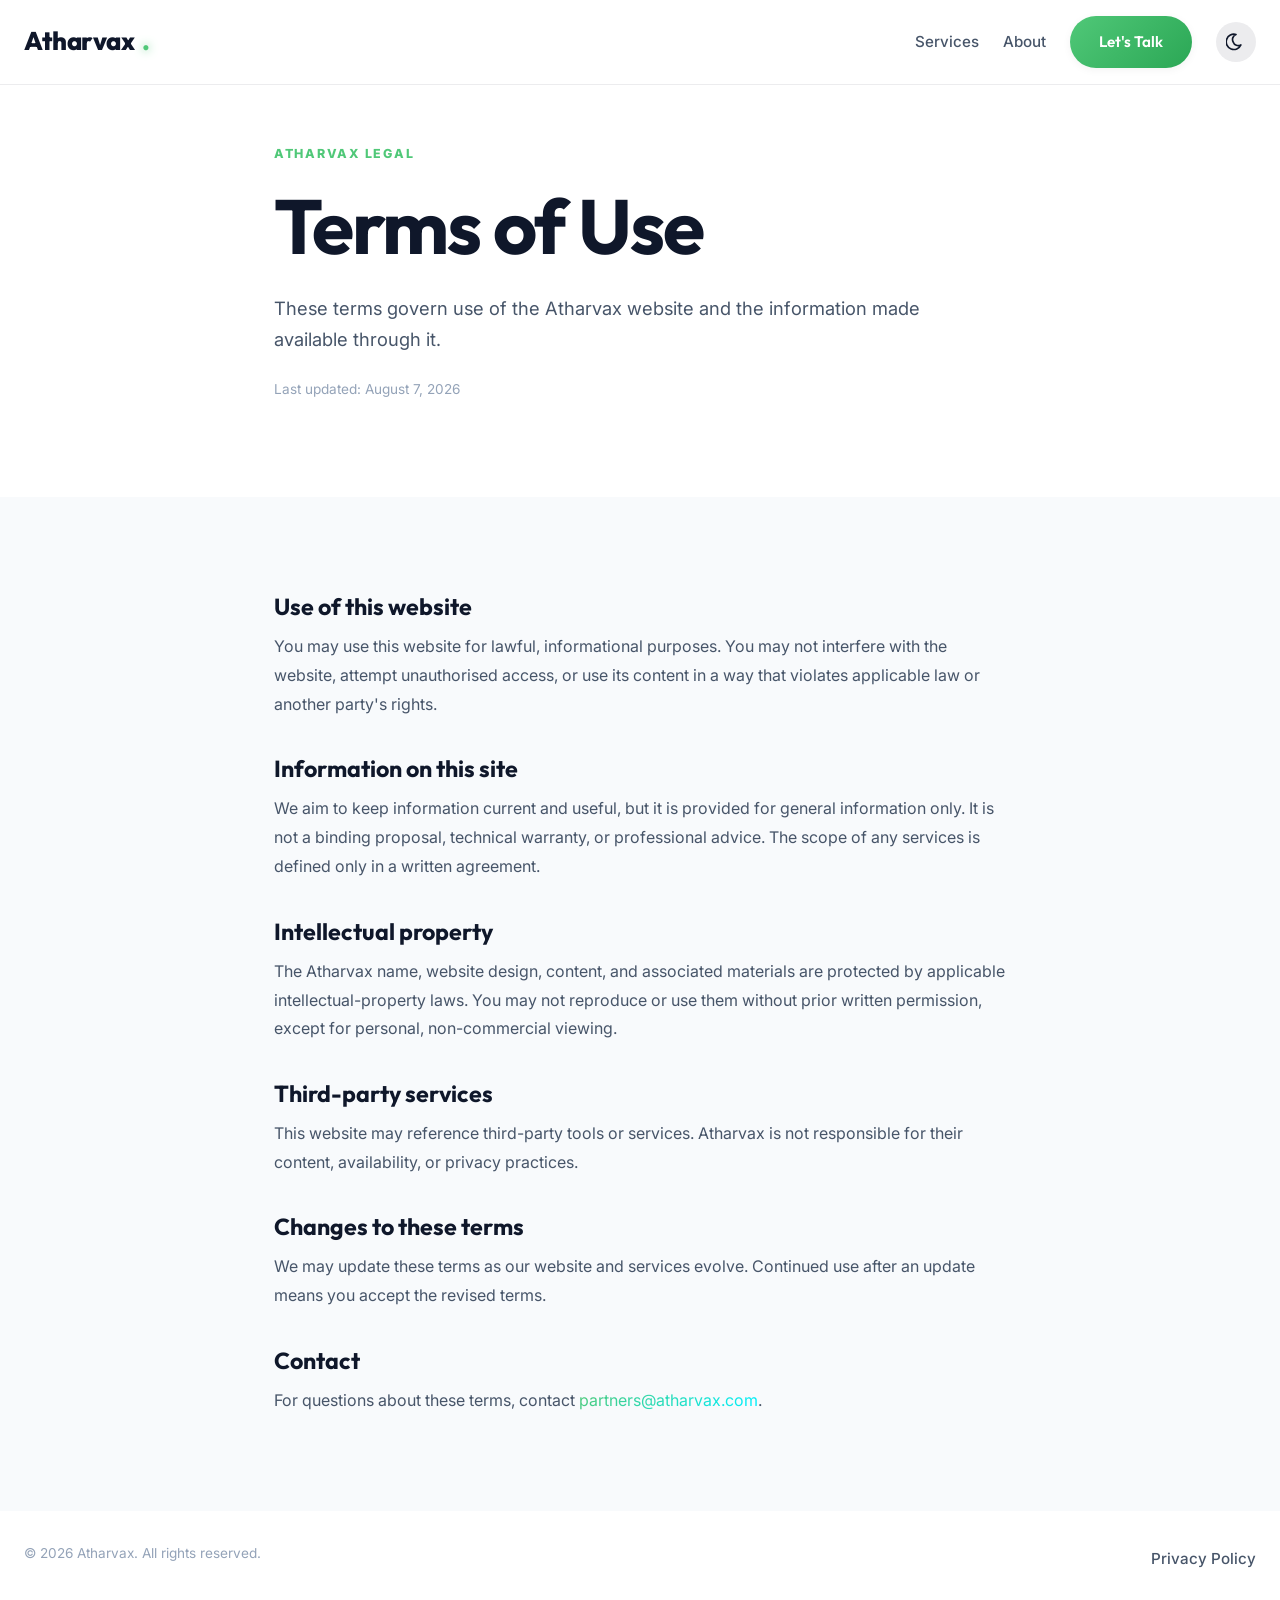
<file: terms.html>
<!DOCTYPE html>
<html lang="en">
<head>
    <meta charset="UTF-8">
    <meta name="viewport" content="width=device-width, initial-scale=1.0">
    <title>Terms of Use | Atharvax</title>
    <meta name="description" content="Terms governing use of the Atharvax website.">
    <link rel="stylesheet" href="/css/variables.css">
    <link rel="stylesheet" href="/css/main.css">
</head>
<body>
    <nav class="navbar scrolled" id="navbar"><div class="container nav-container"><a href="/" class="logo">Atharvax<span class="logo-dot">.</span></a><ul class="nav-links"><li><a href="/services" class="nav-item">Services</a></li><li><a href="/about" class="nav-item">About</a></li><li><a href="/contact" class="btn btn-primary">Let's Talk</a></li></ul></div></nav>
    <main class="main-content legal-page">
        <section class="section" style="padding-top: 9rem;"><div class="container legal-content"><p class="legal-kicker">ATHARVAX LEGAL</p><h1>Terms of Use</h1><p class="legal-lead">These terms govern use of the Atharvax website and the information made available through it.</p><p class="legal-date">Last updated: August 7, 2026</p></div></section>
        <section class="section bg-alt"><div class="container legal-content legal-body"><h2>Use of this website</h2><p>You may use this website for lawful, informational purposes. You may not interfere with the website, attempt unauthorised access, or use its content in a way that violates applicable law or another party's rights.</p><h2>Information on this site</h2><p>We aim to keep information current and useful, but it is provided for general information only. It is not a binding proposal, technical warranty, or professional advice. The scope of any services is defined only in a written agreement.</p><h2>Intellectual property</h2><p>The Atharvax name, website design, content, and associated materials are protected by applicable intellectual-property laws. You may not reproduce or use them without prior written permission, except for personal, non-commercial viewing.</p><h2>Third-party services</h2><p>This website may reference third-party tools or services. Atharvax is not responsible for their content, availability, or privacy practices.</p><h2>Changes to these terms</h2><p>We may update these terms as our website and services evolve. Continued use after an update means you accept the revised terms.</p><h2>Contact</h2><p>For questions about these terms, contact <a href="mailto:partners@atharvax.com" class="text-gradient">partners@atharvax.com</a>.</p></div></section>
    </main>
    <footer class="legal-footer"><div class="container"><span>© 2026 Atharvax. All rights reserved.</span><a href="/privacy" class="nav-item">Privacy Policy</a></div></footer><script src="/js/app.js"></script>
</body>
</html>
</file>
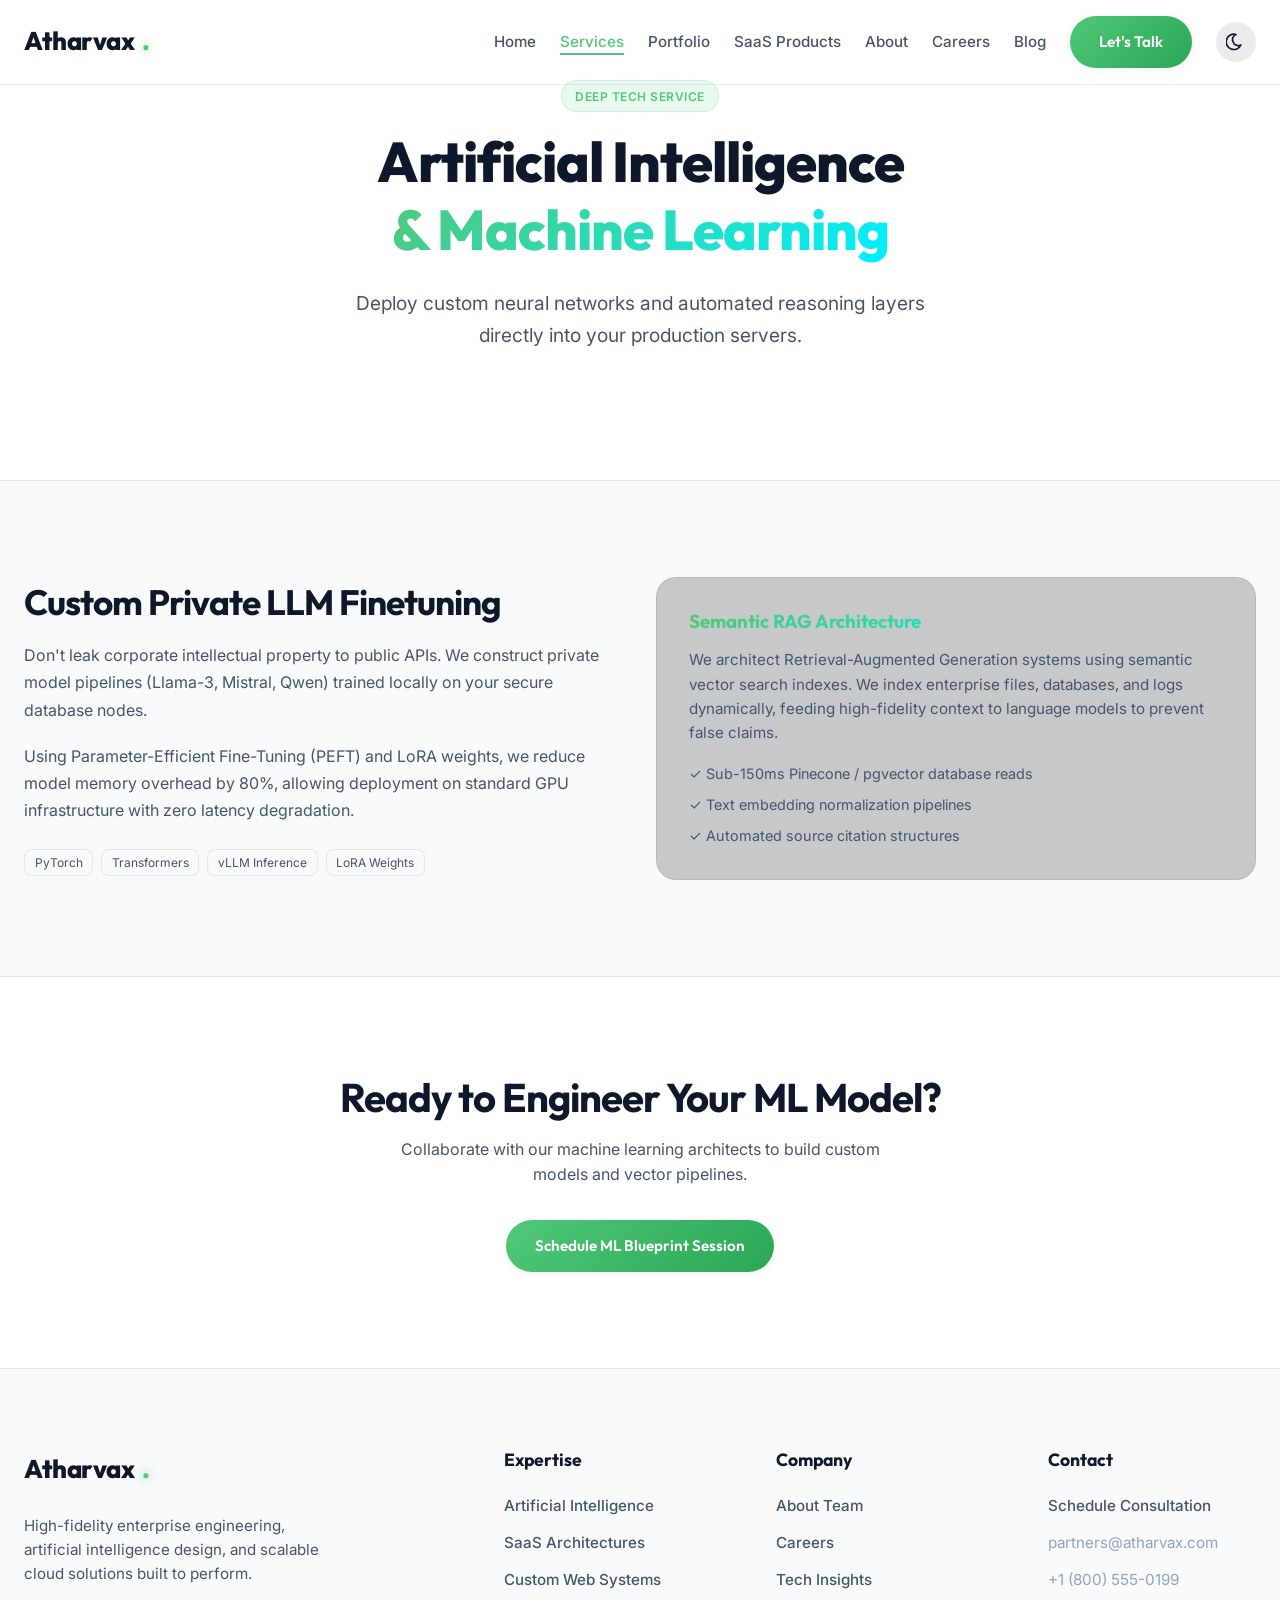
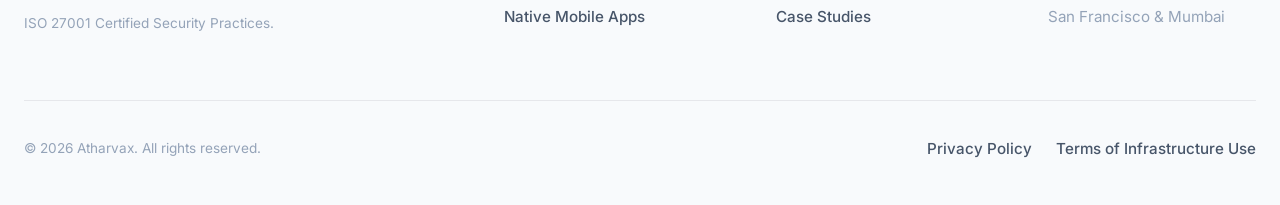
<file: services/ai.html>
<!DOCTYPE html>
<html lang="en">
<head>
    <meta charset="UTF-8">
    <meta name="viewport" content="width=device-width, initial-scale=1.0">
    <title>AI Solutions | Atharvax</title>
    <meta name="description" content="Custom private LLMs, vector database embedding search, and automated agent graphs built by the machine learning architects at Atharvax.">
    <meta name="theme-color" content="#50C878">
    <link rel="stylesheet" href="/css/variables.css">
    <link rel="stylesheet" href="/css/main.css">
    <link rel="manifest" href="/manifest.json">
    
    <!-- iOS PWA Support -->
    <meta name="apple-mobile-web-app-capable" content="yes">
    <meta name="apple-mobile-web-app-status-bar-style" content="default">
    <meta name="apple-mobile-web-app-title" content="Atharvax">
    <link rel="apple-touch-icon" href="/assets/icon-192.png">
</head>
<body>
    <div class="main-wrapper">
        <!-- Navigation -->
        <nav class="navbar scrolled" id="navbar">
            <div class="container nav-container">
                <a href="/" class="logo">
                    Atharvax<span class="logo-dot">.</span>
                </a>
                <ul class="nav-links">
                    <li><a href="/" class="nav-item">Home</a></li>
                    <li><a href="/services" class="nav-item active">Services</a></li>
                    <li><a href="/portfolio" class="nav-item">Portfolio</a></li>
                    <li><a href="/products" class="nav-item">SaaS Products</a></li>
                    <li><a href="/about" class="nav-item">About</a></li>
                    <li><a href="/careers" class="nav-item">Careers</a></li>
                    <li><a href="/blog" class="nav-item">Blog</a></li>
                    <li><a href="/contact" class="btn btn-primary">Let's Talk</a></li>
                </ul>
            </div>
        </nav>

        <!-- Main Content -->
        <main class="main-content">
            <!-- Hero Section -->
            <section class="section" style="padding-top: 5rem;">
                <div class="container text-center animate-fade-in">
                    <span class="badge badge-primary">Deep Tech Service</span>
                    <h1 style="font-size: 3.5rem; font-weight: 800; letter-spacing: -1px; margin-bottom: 1.5rem;">
                        Artificial Intelligence <br>
                        <span class="text-gradient">& Machine Learning</span>
                    </h1>
                    <p style="font-size: 1.2rem; color: var(--color-text-muted); max-width: 600px; margin: 0 auto 2rem; line-height: 1.7;">
                        Deploy custom neural networks and automated reasoning layers directly into your production servers.
                    </p>
                </div>
            </section>

            <!-- Tech Details Section -->
            <section class="section bg-alt" style="border-top: 1px solid var(--color-border); border-bottom: 1px solid var(--color-border);">
                <div class="container">
                    <div class="grid-2" style="align-items: center;">
                        <div>
                            <h2 style="font-size: 2.2rem; margin-bottom: 1.2rem; letter-spacing: -1px;">Custom Private LLM Finetuning</h2>
                            <p style="color: var(--color-text-muted); margin-bottom: 1.2rem; line-height: 1.7;">
                                Don't leak corporate intellectual property to public APIs. We construct private model pipelines (Llama-3, Mistral, Qwen) trained locally on your secure database nodes.
                            </p>
                            <p style="color: var(--color-text-muted); margin-bottom: 1.5rem; line-height: 1.7;">
                                Using Parameter-Efficient Fine-Tuning (PEFT) and LoRA weights, we reduce model memory overhead by 80%, allowing deployment on standard GPU infrastructure with zero latency degradation.
                            </p>
                            <div class="tech-chips">
                                <span class="tech-chip">PyTorch</span>
                                <span class="tech-chip">Transformers</span>
                                <span class="tech-chip">vLLM Inference</span>
                                <span class="tech-chip">LoRA Weights</span>
                            </div>
                        </div>
                        <div style="background: rgba(0,0,0,0.2); border: 1px solid var(--color-border); border-radius: var(--radius-lg); padding: var(--space-xl);">
                            <h3 style="margin-bottom: 1rem;" class="text-gradient">Semantic RAG Architecture</h3>
                            <p style="color: var(--color-text-muted); font-size: 0.95rem; line-height: 1.6; margin-bottom: 1rem;">
                                We architect Retrieval-Augmented Generation systems using semantic vector search indexes. We index enterprise files, databases, and logs dynamically, feeding high-fidelity context to language models to prevent false claims.
                            </p>
                            <ul style="display: flex; flex-direction: column; gap: 0.5rem; font-size: 0.9rem; color: var(--color-text-muted);">
                                <li>✓ Sub-150ms Pinecone / pgvector database reads</li>
                                <li>✓ Text embedding normalization pipelines</li>
                                <li>✓ Automated source citation structures</li>
                            </ul>
                        </div>
                    </div>
                </div>
            </section>

            <!-- Bottom Call to action -->
            <section class="section text-center">
                <div class="container">
                    <h2 style="font-size: 2.5rem; margin-bottom: 1rem; letter-spacing: -1px;">Ready to Engineer Your ML Model?</h2>
                    <p style="color: var(--color-text-muted); max-width: 500px; margin: 0 auto 2rem;">
                        Collaborate with our machine learning architects to build custom models and vector pipelines.
                    </p>
                    <a href="/contact" class="btn btn-primary">Schedule ML Blueprint Session</a>
                </div>
            </section>
        </main>

        <!-- Footer -->
        <footer style="background: var(--color-bg-alt); padding: 5rem 0 2.5rem; border-top: 1px solid var(--color-border);">
            <div class="container">
                <div style="display: grid; grid-template-columns: 2fr repeat(3, 1fr); gap: 4rem; margin-bottom: 4rem;">
                    <div style="max-width: 320px;">
                        <a href="/" class="logo" style="margin-bottom: 1.5rem;">Atharvax<span class="logo-dot">.</span></a>
                        <p style="color: var(--color-text-muted); font-size: 0.95rem; margin-bottom: 1.5rem;">
                            High-fidelity enterprise engineering, artificial intelligence design, and scalable cloud solutions built to perform.
                        </p>
                        <span style="font-size: 0.85rem; color: var(--color-text-light);">ISO 27001 Certified Security Practices.</span>
                    </div>
                    <div>
                        <h4 style="margin-bottom: 1.5rem; font-size: 1.1rem;">Expertise</h4>
                        <ul style="display: flex; flex-direction: column; gap: 0.8rem; color: var(--color-text-muted); font-size: 0.95rem;">
                            <li><a href="/services/ai" class="nav-item">Artificial Intelligence</a></li>
                            <li><a href="/services/saas" class="nav-item">SaaS Architectures</a></li>
                            <li><a href="/services/web" class="nav-item">Custom Web Systems</a></li>
                            <li><a href="/services/mobile" class="nav-item">Native Mobile Apps</a></li>
                        </ul>
                    </div>
                    <div>
                        <h4 style="margin-bottom: 1.5rem; font-size: 1.1rem;">Company</h4>
                        <ul style="display: flex; flex-direction: column; gap: 0.8rem; color: var(--color-text-muted); font-size: 0.95rem;">
                            <li><a href="/about" class="nav-item">About Team</a></li>
                            <li><a href="/careers" class="nav-item">Careers</a></li>
                            <li><a href="/blog" class="nav-item">Tech Insights</a></li>
                            <li><a href="/portfolio" class="nav-item">Case Studies</a></li>
                        </ul>
                    </div>
                    <div>
                        <h4 style="margin-bottom: 1.5rem; font-size: 1.1rem;">Contact</h4>
                        <ul style="display: flex; flex-direction: column; gap: 0.8rem; color: var(--color-text-muted); font-size: 0.95rem;">
                            <li><a href="/contact" class="nav-item">Schedule Consultation</a></li>
                            <li><span style="color: var(--color-text-light);">partners@atharvax.com</span></li>
                            <li><span style="color: var(--color-text-light);">+1 (800) 555-0199</span></li>
                            <li><span style="color: var(--color-text-light);">San Francisco & Mumbai</span></li>
                        </ul>
                    </div>
                </div>
                
                <div style="display: flex; justify-content: space-between; align-items: center; border-top: 1px solid var(--color-border); padding-top: 2rem; color: var(--color-text-light); font-size: 0.85rem; flex-wrap: wrap; gap: var(--space-md);">
                    <div>
                        &copy; 2026 Atharvax. All rights reserved.
                    </div>
                    <div style="display: flex; gap: var(--space-lg);">
                        <a href="/privacy" class="nav-item">Privacy Policy</a>
                        <a href="/terms" class="nav-item">Terms of Infrastructure Use</a>
                    </div>
                </div>
            </div>
        </footer>
    </div>
    <script src="/js/app.js"></script>
</body>
</html>
</file>
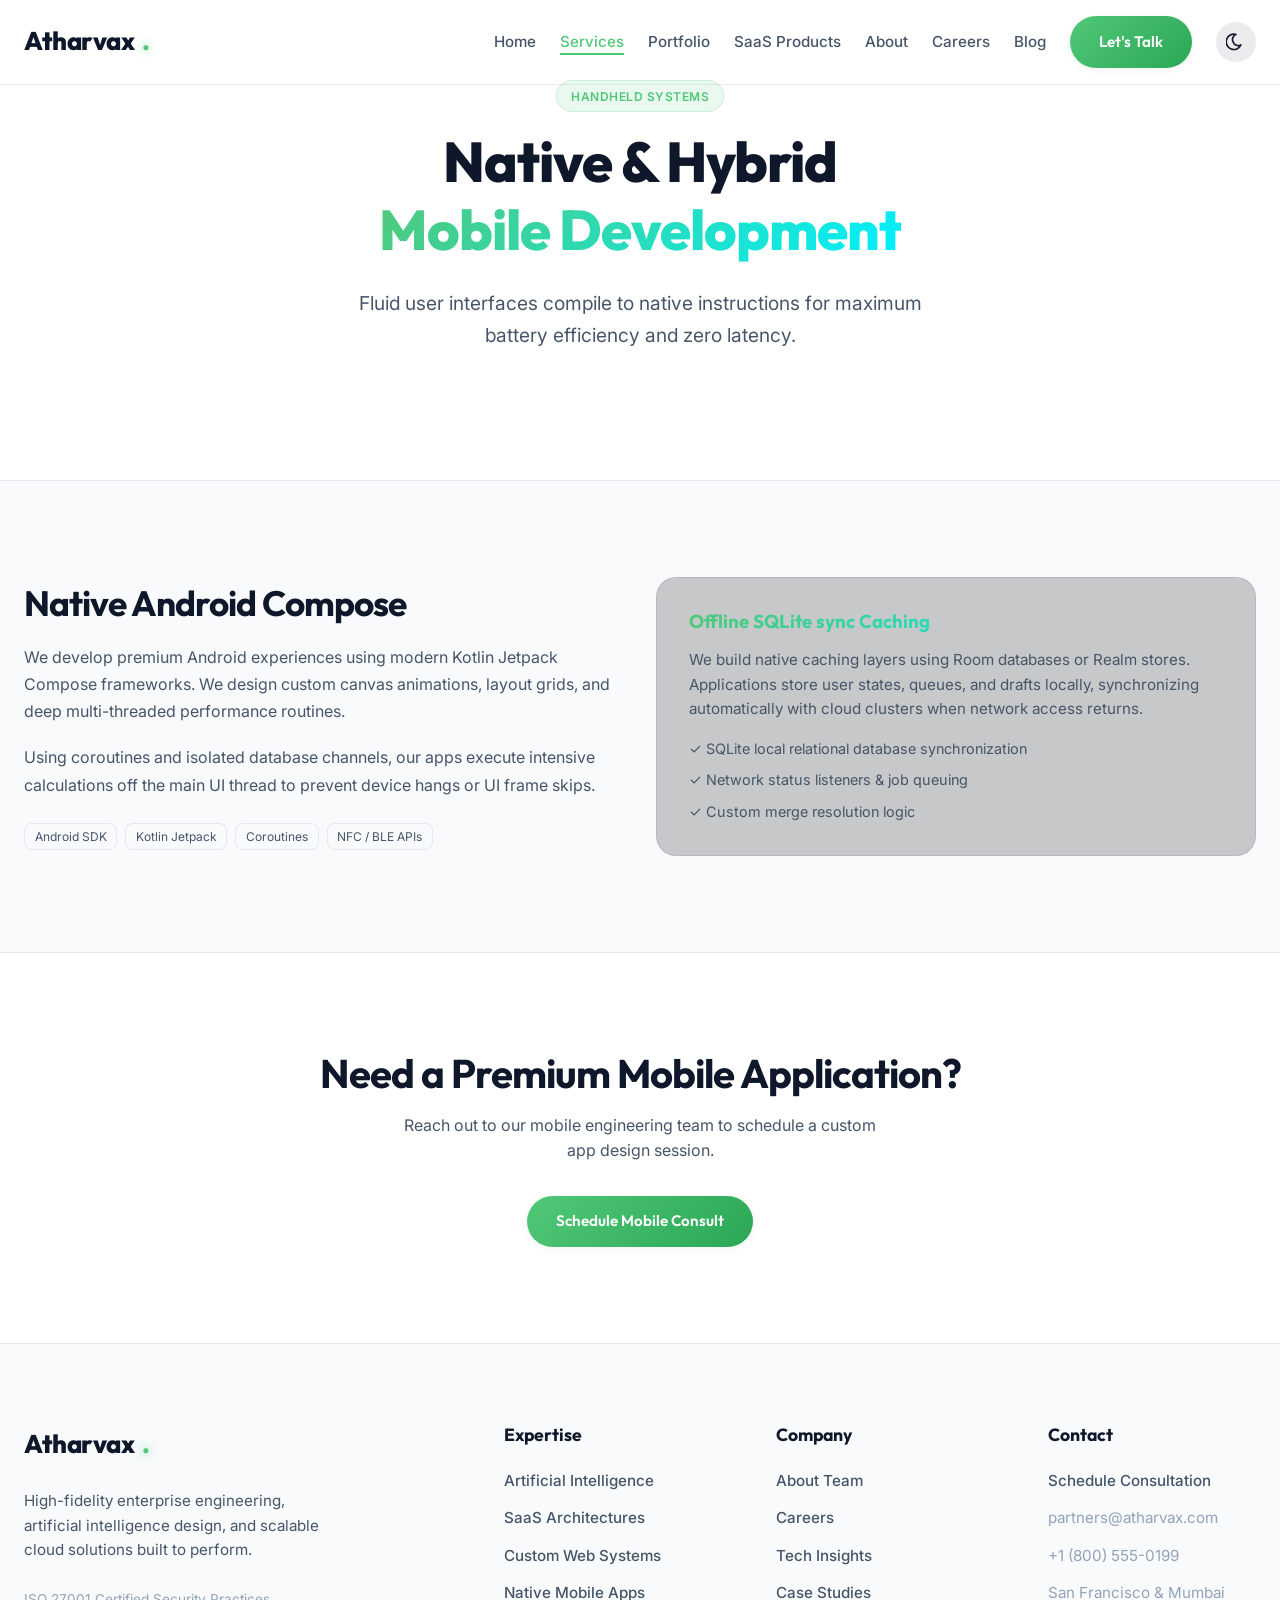
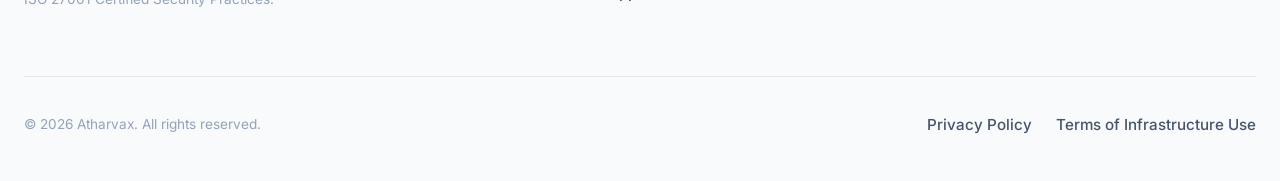
<file: services/mobile.html>
<!DOCTYPE html>
<html lang="en">
<head>
    <meta charset="UTF-8">
    <meta name="viewport" content="width=device-width, initial-scale=1.0">
    <title>Mobile Applications | Atharvax</title>
    <meta name="description" content="Native Android Kotlin composing, SQLite room cache pipelines, and React Native hybrid structures designed by Atharvax.">
    <meta name="theme-color" content="#50C878">
    <link rel="stylesheet" href="/css/variables.css">
    <link rel="stylesheet" href="/css/main.css">
    <link rel="manifest" href="/manifest.json">
    
    <!-- iOS PWA Support -->
    <meta name="apple-mobile-web-app-capable" content="yes">
    <meta name="apple-mobile-web-app-status-bar-style" content="default">
    <meta name="apple-mobile-web-app-title" content="Atharvax">
    <link rel="apple-touch-icon" href="/assets/icon-192.png">
</head>
<body>
    <div class="main-wrapper">
        <!-- Navigation -->
        <nav class="navbar scrolled" id="navbar">
            <div class="container nav-container">
                <a href="/" class="logo">
                    Atharvax<span class="logo-dot">.</span>
                </a>
                <ul class="nav-links">
                    <li><a href="/" class="nav-item">Home</a></li>
                    <li><a href="/services" class="nav-item active">Services</a></li>
                    <li><a href="/portfolio" class="nav-item">Portfolio</a></li>
                    <li><a href="/products" class="nav-item">SaaS Products</a></li>
                    <li><a href="/about" class="nav-item">About</a></li>
                    <li><a href="/careers" class="nav-item">Careers</a></li>
                    <li><a href="/blog" class="nav-item">Blog</a></li>
                    <li><a href="/contact" class="btn btn-primary">Let's Talk</a></li>
                </ul>
            </div>
        </nav>

        <!-- Main Content -->
        <main class="main-content">
            <!-- Hero Section -->
            <section class="section" style="padding-top: 5rem;">
                <div class="container text-center animate-fade-in">
                    <span class="badge badge-primary">Handheld Systems</span>
                    <h1 style="font-size: 3.5rem; font-weight: 800; letter-spacing: -1px; margin-bottom: 1.5rem;">
                        Native & Hybrid <br>
                        <span class="text-gradient">Mobile Development</span>
                    </h1>
                    <p style="font-size: 1.2rem; color: var(--color-text-muted); max-width: 600px; margin: 0 auto 2rem; line-height: 1.7;">
                        Fluid user interfaces compile to native instructions for maximum battery efficiency and zero latency.
                    </p>
                </div>
            </section>

            <!-- Tech Details Section -->
            <section class="section bg-alt" style="border-top: 1px solid var(--color-border); border-bottom: 1px solid var(--color-border);">
                <div class="container">
                    <div class="grid-2" style="align-items: center;">
                        <div>
                            <h2 style="font-size: 2.2rem; margin-bottom: 1.2rem; letter-spacing: -1px;">Native Android Compose</h2>
                            <p style="color: var(--color-text-muted); margin-bottom: 1.2rem; line-height: 1.7;">
                                We develop premium Android experiences using modern Kotlin Jetpack Compose frameworks. We design custom canvas animations, layout grids, and deep multi-threaded performance routines.
                            </p>
                            <p style="color: var(--color-text-muted); margin-bottom: 1.5rem; line-height: 1.7;">
                                Using coroutines and isolated database channels, our apps execute intensive calculations off the main UI thread to prevent device hangs or UI frame skips.
                            </p>
                            <div class="tech-chips">
                                <span class="tech-chip">Android SDK</span>
                                <span class="tech-chip">Kotlin Jetpack</span>
                                <span class="tech-chip">Coroutines</span>
                                <span class="tech-chip">NFC / BLE APIs</span>
                            </div>
                        </div>
                        <div style="background: rgba(0,0,0,0.2); border: 1px solid var(--color-border); border-radius: var(--radius-lg); padding: var(--space-xl);">
                            <h3 style="margin-bottom: 1rem;" class="text-gradient">Offline SQLite sync Caching</h3>
                            <p style="color: var(--color-text-muted); font-size: 0.95rem; line-height: 1.6; margin-bottom: 1rem;">
                                We build native caching layers using Room databases or Realm stores. Applications store user states, queues, and drafts locally, synchronizing automatically with cloud clusters when network access returns.
                            </p>
                            <ul style="display: flex; flex-direction: column; gap: 0.5rem; font-size: 0.9rem; color: var(--color-text-muted);">
                                <li>✓ SQLite local relational database synchronization</li>
                                <li>✓ Network status listeners & job queuing</li>
                                <li>✓ Custom merge resolution logic</li>
                            </ul>
                        </div>
                    </div>
                </div>
            </section>

            <!-- Bottom Call to action -->
            <section class="section text-center">
                <div class="container">
                    <h2 style="font-size: 2.5rem; margin-bottom: 1rem; letter-spacing: -1px;">Need a Premium Mobile Application?</h2>
                    <p style="color: var(--color-text-muted); max-width: 500px; margin: 0 auto 2rem;">
                        Reach out to our mobile engineering team to schedule a custom app design session.
                    </p>
                    <a href="/contact" class="btn btn-primary">Schedule Mobile Consult</a>
                </div>
            </section>
        </main>

        <!-- Footer -->
        <footer style="background: var(--color-bg-alt); padding: 5rem 0 2.5rem; border-top: 1px solid var(--color-border);">
            <div class="container">
                <div style="display: grid; grid-template-columns: 2fr repeat(3, 1fr); gap: 4rem; margin-bottom: 4rem;">
                    <div style="max-width: 320px;">
                        <a href="/" class="logo" style="margin-bottom: 1.5rem;">Atharvax<span class="logo-dot">.</span></a>
                        <p style="color: var(--color-text-muted); font-size: 0.95rem; margin-bottom: 1.5rem;">
                            High-fidelity enterprise engineering, artificial intelligence design, and scalable cloud solutions built to perform.
                        </p>
                        <span style="font-size: 0.85rem; color: var(--color-text-light);">ISO 27001 Certified Security Practices.</span>
                    </div>
                    <div>
                        <h4 style="margin-bottom: 1.5rem; font-size: 1.1rem;">Expertise</h4>
                        <ul style="display: flex; flex-direction: column; gap: 0.8rem; color: var(--color-text-muted); font-size: 0.95rem;">
                            <li><a href="/services/ai" class="nav-item">Artificial Intelligence</a></li>
                            <li><a href="/services/saas" class="nav-item">SaaS Architectures</a></li>
                            <li><a href="/services/web" class="nav-item">Custom Web Systems</a></li>
                            <li><a href="/services/mobile" class="nav-item">Native Mobile Apps</a></li>
                        </ul>
                    </div>
                    <div>
                        <h4 style="margin-bottom: 1.5rem; font-size: 1.1rem;">Company</h4>
                        <ul style="display: flex; flex-direction: column; gap: 0.8rem; color: var(--color-text-muted); font-size: 0.95rem;">
                            <li><a href="/about" class="nav-item">About Team</a></li>
                            <li><a href="/careers" class="nav-item">Careers</a></li>
                            <li><a href="/blog" class="nav-item">Tech Insights</a></li>
                            <li><a href="/portfolio" class="nav-item">Case Studies</a></li>
                        </ul>
                    </div>
                    <div>
                        <h4 style="margin-bottom: 1.5rem; font-size: 1.1rem;">Contact</h4>
                        <ul style="display: flex; flex-direction: column; gap: 0.8rem; color: var(--color-text-muted); font-size: 0.95rem;">
                            <li><a href="/contact" class="nav-item">Schedule Consultation</a></li>
                            <li><span style="color: var(--color-text-light);">partners@atharvax.com</span></li>
                            <li><span style="color: var(--color-text-light);">+1 (800) 555-0199</span></li>
                            <li><span style="color: var(--color-text-light);">San Francisco & Mumbai</span></li>
                        </ul>
                    </div>
                </div>
                
                <div style="display: flex; justify-content: space-between; align-items: center; border-top: 1px solid var(--color-border); padding-top: 2rem; color: var(--color-text-light); font-size: 0.85rem; flex-wrap: wrap; gap: var(--space-md);">
                    <div>
                        &copy; 2026 Atharvax. All rights reserved.
                    </div>
                    <div style="display: flex; gap: var(--space-lg);">
                        <a href="/privacy" class="nav-item">Privacy Policy</a>
                        <a href="/terms" class="nav-item">Terms of Infrastructure Use</a>
                    </div>
                </div>
            </div>
        </footer>
    </div>
    <script src="/js/app.js"></script>
</body>
</html>
</file>
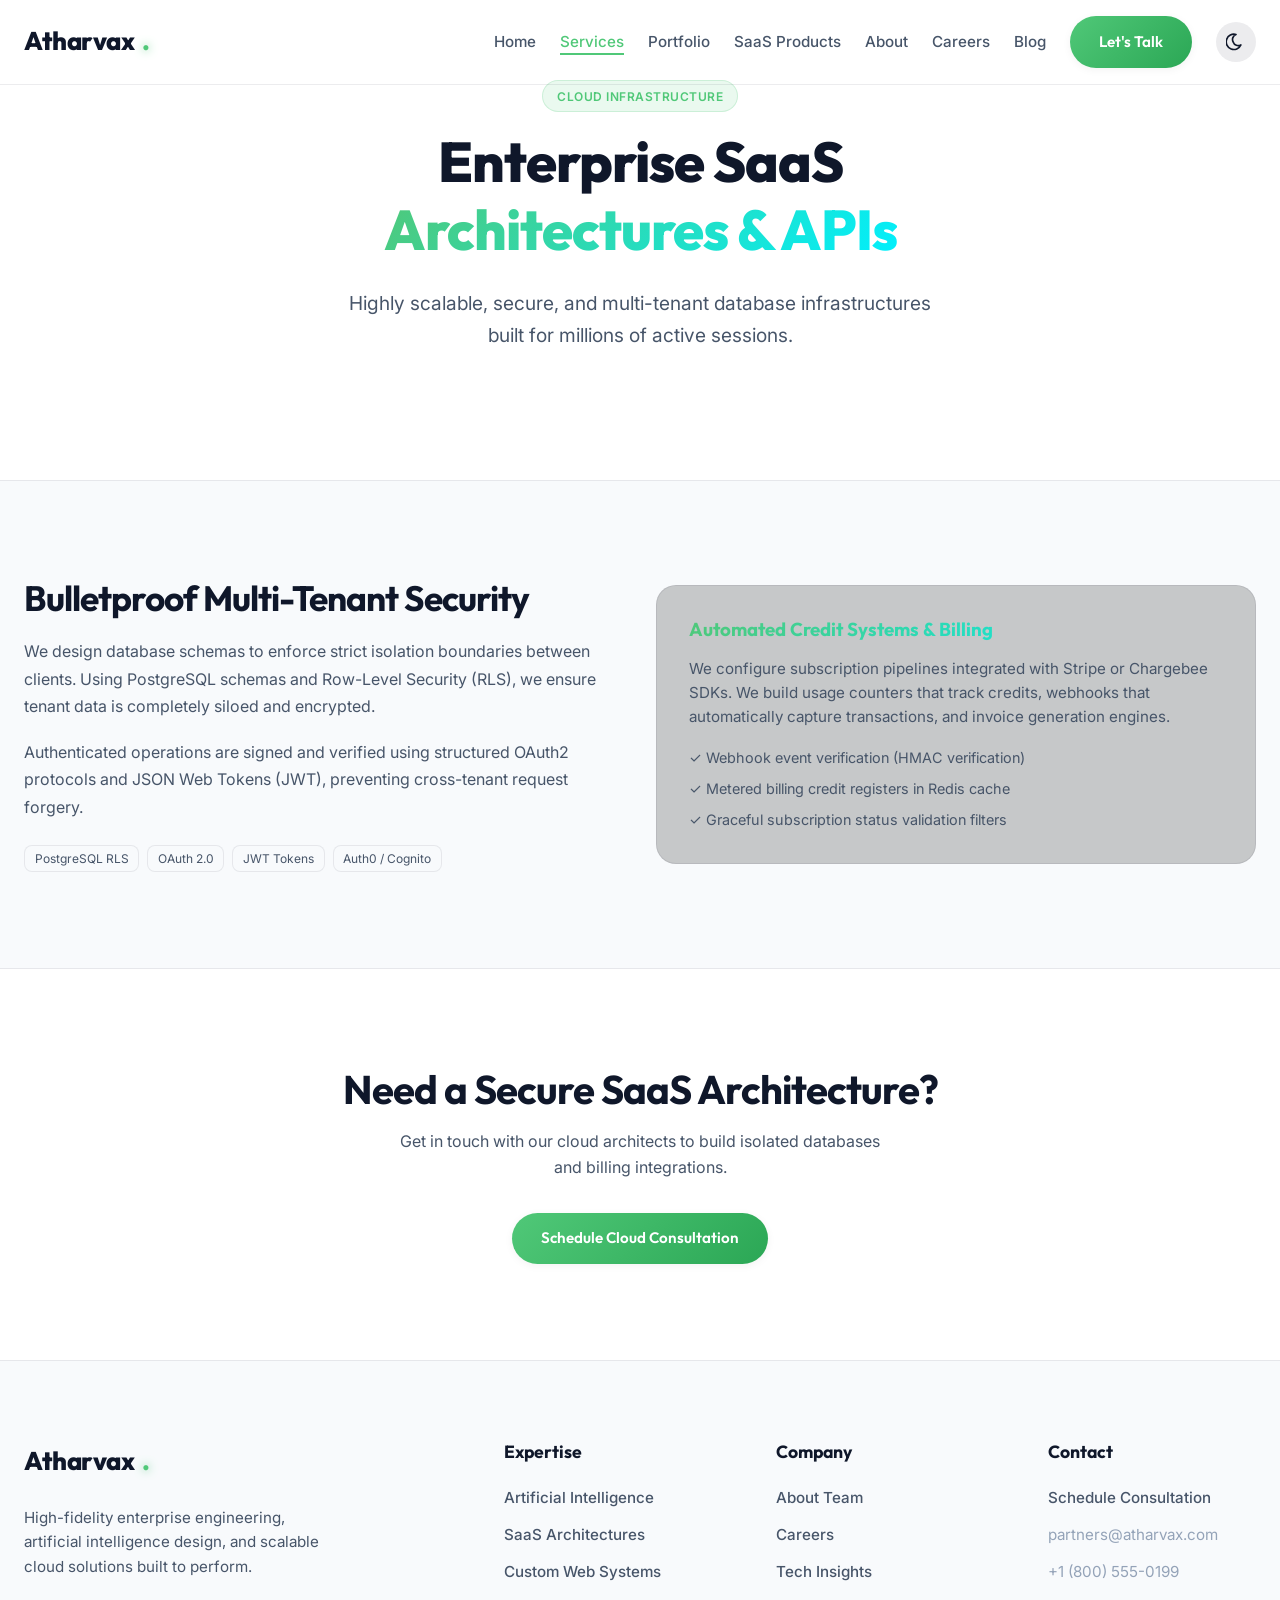
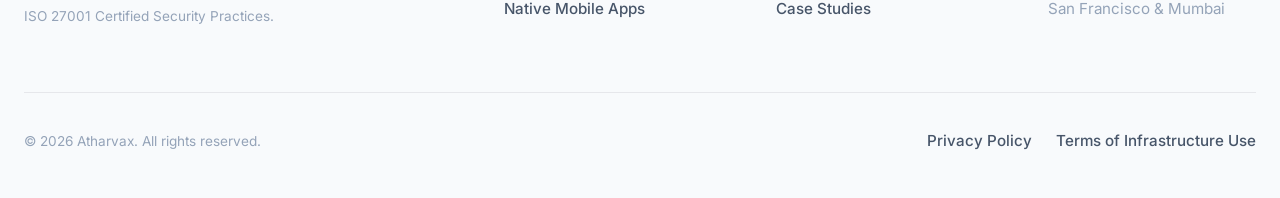
<file: services/saas.html>
<!DOCTYPE html>
<html lang="en">
<head>
    <meta charset="UTF-8">
    <meta name="viewport" content="width=device-width, initial-scale=1.0">
    <title>SaaS Architectures | Atharvax</title>
    <meta name="description" content="Multi-tenant database structures, Stripe billing integration, OAuth2 tokens, and high-performance serverless scale engineered by Atharvax.">
    <meta name="theme-color" content="#50C878">
    <link rel="stylesheet" href="/css/variables.css">
    <link rel="stylesheet" href="/css/main.css">
    <link rel="manifest" href="/manifest.json">
    
    <!-- iOS PWA Support -->
    <meta name="apple-mobile-web-app-capable" content="yes">
    <meta name="apple-mobile-web-app-status-bar-style" content="default">
    <meta name="apple-mobile-web-app-title" content="Atharvax">
    <link rel="apple-touch-icon" href="/assets/icon-192.png">
</head>
<body>
    <div class="main-wrapper">
        <!-- Navigation -->
        <nav class="navbar scrolled" id="navbar">
            <div class="container nav-container">
                <a href="/" class="logo">
                    Atharvax<span class="logo-dot">.</span>
                </a>
                <ul class="nav-links">
                    <li><a href="/" class="nav-item">Home</a></li>
                    <li><a href="/services" class="nav-item active">Services</a></li>
                    <li><a href="/portfolio" class="nav-item">Portfolio</a></li>
                    <li><a href="/products" class="nav-item">SaaS Products</a></li>
                    <li><a href="/about" class="nav-item">About</a></li>
                    <li><a href="/careers" class="nav-item">Careers</a></li>
                    <li><a href="/blog" class="nav-item">Blog</a></li>
                    <li><a href="/contact" class="btn btn-primary">Let's Talk</a></li>
                </ul>
            </div>
        </nav>

        <!-- Main Content -->
        <main class="main-content">
            <!-- Hero Section -->
            <section class="section" style="padding-top: 5rem;">
                <div class="container text-center animate-fade-in">
                    <span class="badge badge-primary">Cloud Infrastructure</span>
                    <h1 style="font-size: 3.5rem; font-weight: 800; letter-spacing: -1px; margin-bottom: 1.5rem;">
                        Enterprise SaaS <br>
                        <span class="text-gradient">Architectures & APIs</span>
                    </h1>
                    <p style="font-size: 1.2rem; color: var(--color-text-muted); max-width: 600px; margin: 0 auto 2rem; line-height: 1.7;">
                        Highly scalable, secure, and multi-tenant database infrastructures built for millions of active sessions.
                    </p>
                </div>
            </section>

            <!-- Tech Details Section -->
            <section class="section bg-alt" style="border-top: 1px solid var(--color-border); border-bottom: 1px solid var(--color-border);">
                <div class="container">
                    <div class="grid-2" style="align-items: center;">
                        <div>
                            <h2 style="font-size: 2.2rem; margin-bottom: 1.2rem; letter-spacing: -1px;">Bulletproof Multi-Tenant Security</h2>
                            <p style="color: var(--color-text-muted); margin-bottom: 1.2rem; line-height: 1.7;">
                                We design database schemas to enforce strict isolation boundaries between clients. Using PostgreSQL schemas and Row-Level Security (RLS), we ensure tenant data is completely siloed and encrypted.
                            </p>
                            <p style="color: var(--color-text-muted); margin-bottom: 1.5rem; line-height: 1.7;">
                                Authenticated operations are signed and verified using structured OAuth2 protocols and JSON Web Tokens (JWT), preventing cross-tenant request forgery.
                            </p>
                            <div class="tech-chips">
                                <span class="tech-chip">PostgreSQL RLS</span>
                                <span class="tech-chip">OAuth 2.0</span>
                                <span class="tech-chip">JWT Tokens</span>
                                <span class="tech-chip">Auth0 / Cognito</span>
                            </div>
                        </div>
                        <div style="background: rgba(0,0,0,0.2); border: 1px solid var(--color-border); border-radius: var(--radius-lg); padding: var(--space-xl);">
                            <h3 style="margin-bottom: 1rem;" class="text-gradient">Automated Credit Systems & Billing</h3>
                            <p style="color: var(--color-text-muted); font-size: 0.95rem; line-height: 1.6; margin-bottom: 1rem;">
                                We configure subscription pipelines integrated with Stripe or Chargebee SDKs. We build usage counters that track credits, webhooks that automatically capture transactions, and invoice generation engines.
                            </p>
                            <ul style="display: flex; flex-direction: column; gap: 0.5rem; font-size: 0.9rem; color: var(--color-text-muted);">
                                <li>✓ Webhook event verification (HMAC verification)</li>
                                <li>✓ Metered billing credit registers in Redis cache</li>
                                <li>✓ Graceful subscription status validation filters</li>
                            </ul>
                        </div>
                    </div>
                </div>
            </section>

            <!-- Bottom Call to action -->
            <section class="section text-center">
                <div class="container">
                    <h2 style="font-size: 2.5rem; margin-bottom: 1rem; letter-spacing: -1px;">Need a Secure SaaS Architecture?</h2>
                    <p style="color: var(--color-text-muted); max-width: 500px; margin: 0 auto 2rem;">
                        Get in touch with our cloud architects to build isolated databases and billing integrations.
                    </p>
                    <a href="/contact" class="btn btn-primary">Schedule Cloud Consultation</a>
                </div>
            </section>
        </main>

        <!-- Footer -->
        <footer style="background: var(--color-bg-alt); padding: 5rem 0 2.5rem; border-top: 1px solid var(--color-border);">
            <div class="container">
                <div style="display: grid; grid-template-columns: 2fr repeat(3, 1fr); gap: 4rem; margin-bottom: 4rem;">
                    <div style="max-width: 320px;">
                        <a href="/" class="logo" style="margin-bottom: 1.5rem;">Atharvax<span class="logo-dot">.</span></a>
                        <p style="color: var(--color-text-muted); font-size: 0.95rem; margin-bottom: 1.5rem;">
                            High-fidelity enterprise engineering, artificial intelligence design, and scalable cloud solutions built to perform.
                        </p>
                        <span style="font-size: 0.85rem; color: var(--color-text-light);">ISO 27001 Certified Security Practices.</span>
                    </div>
                    <div>
                        <h4 style="margin-bottom: 1.5rem; font-size: 1.1rem;">Expertise</h4>
                        <ul style="display: flex; flex-direction: column; gap: 0.8rem; color: var(--color-text-muted); font-size: 0.95rem;">
                            <li><a href="/services/ai" class="nav-item">Artificial Intelligence</a></li>
                            <li><a href="/services/saas" class="nav-item">SaaS Architectures</a></li>
                            <li><a href="/services/web" class="nav-item">Custom Web Systems</a></li>
                            <li><a href="/services/mobile" class="nav-item">Native Mobile Apps</a></li>
                        </ul>
                    </div>
                    <div>
                        <h4 style="margin-bottom: 1.5rem; font-size: 1.1rem;">Company</h4>
                        <ul style="display: flex; flex-direction: column; gap: 0.8rem; color: var(--color-text-muted); font-size: 0.95rem;">
                            <li><a href="/about" class="nav-item">About Team</a></li>
                            <li><a href="/careers" class="nav-item">Careers</a></li>
                            <li><a href="/blog" class="nav-item">Tech Insights</a></li>
                            <li><a href="/portfolio" class="nav-item">Case Studies</a></li>
                        </ul>
                    </div>
                    <div>
                        <h4 style="margin-bottom: 1.5rem; font-size: 1.1rem;">Contact</h4>
                        <ul style="display: flex; flex-direction: column; gap: 0.8rem; color: var(--color-text-muted); font-size: 0.95rem;">
                            <li><a href="/contact" class="nav-item">Schedule Consultation</a></li>
                            <li><span style="color: var(--color-text-light);">partners@atharvax.com</span></li>
                            <li><span style="color: var(--color-text-light);">+1 (800) 555-0199</span></li>
                            <li><span style="color: var(--color-text-light);">San Francisco & Mumbai</span></li>
                        </ul>
                    </div>
                </div>
                
                <div style="display: flex; justify-content: space-between; align-items: center; border-top: 1px solid var(--color-border); padding-top: 2rem; color: var(--color-text-light); font-size: 0.85rem; flex-wrap: wrap; gap: var(--space-md);">
                    <div>
                        &copy; 2026 Atharvax. All rights reserved.
                    </div>
                    <div style="display: flex; gap: var(--space-lg);">
                        <a href="/privacy" class="nav-item">Privacy Policy</a>
                        <a href="/terms" class="nav-item">Terms of Infrastructure Use</a>
                    </div>
                </div>
            </div>
        </footer>
    </div>
    <script src="/js/app.js"></script>
</body>
</html>
</file>
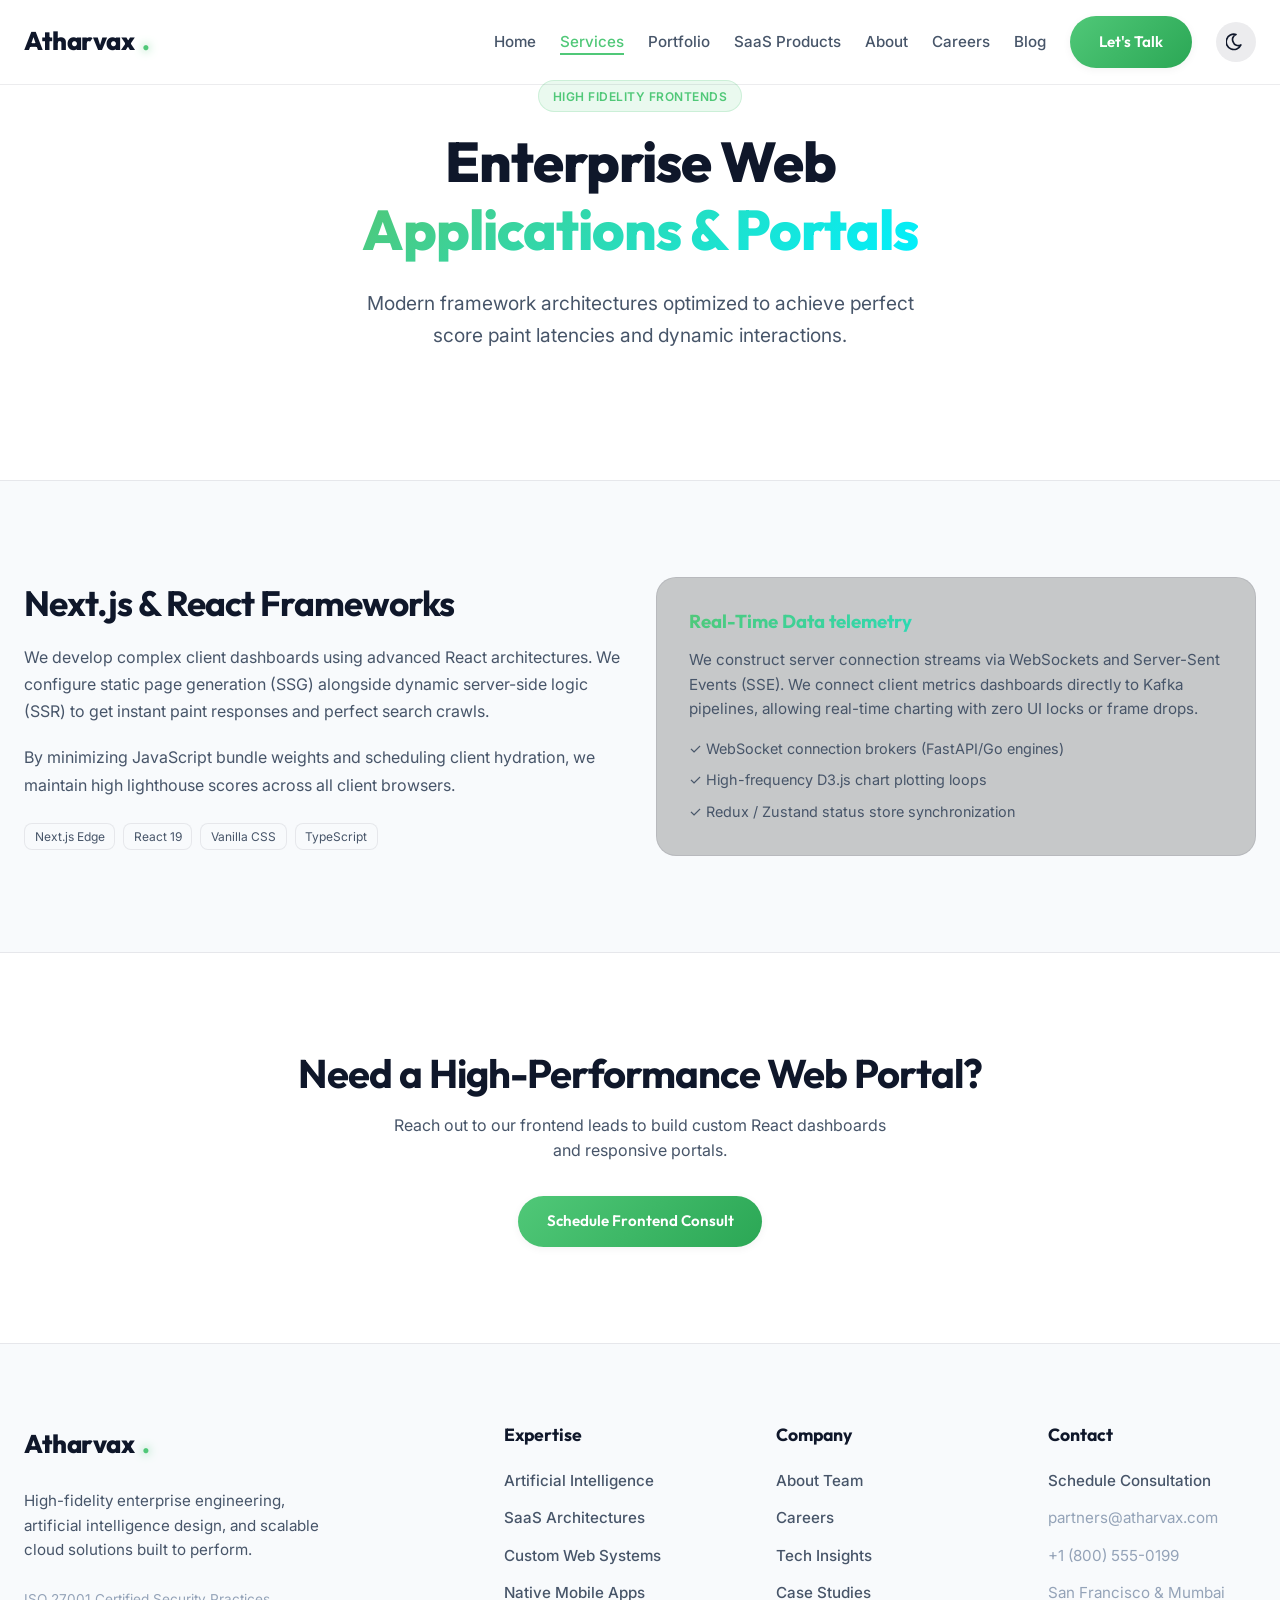
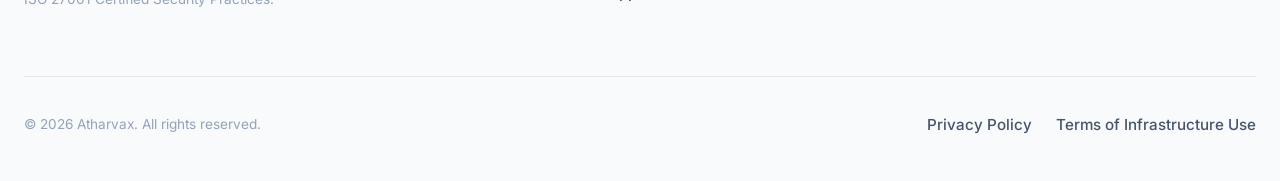
<file: services/web.html>
<!DOCTYPE html>
<html lang="en">
<head>
    <meta charset="UTF-8">
    <meta name="viewport" content="width=device-width, initial-scale=1.0">
    <title>Web Applications | Atharvax</title>
    <meta name="description" content="Next.js edge rendering, responsive CSS grids, realtime telemetry WebSockets, and premium interfaces engineered by Atharvax.">
    <meta name="theme-color" content="#50C878">
    <link rel="stylesheet" href="/css/variables.css">
    <link rel="stylesheet" href="/css/main.css">
    <link rel="manifest" href="/manifest.json">
    
    <!-- iOS PWA Support -->
    <meta name="apple-mobile-web-app-capable" content="yes">
    <meta name="apple-mobile-web-app-status-bar-style" content="default">
    <meta name="apple-mobile-web-app-title" content="Atharvax">
    <link rel="apple-touch-icon" href="/assets/icon-192.png">
</head>
<body>
    <div class="main-wrapper">
        <!-- Navigation -->
        <nav class="navbar scrolled" id="navbar">
            <div class="container nav-container">
                <a href="/" class="logo">
                    Atharvax<span class="logo-dot">.</span>
                </a>
                <ul class="nav-links">
                    <li><a href="/" class="nav-item">Home</a></li>
                    <li><a href="/services" class="nav-item active">Services</a></li>
                    <li><a href="/portfolio" class="nav-item">Portfolio</a></li>
                    <li><a href="/products" class="nav-item">SaaS Products</a></li>
                    <li><a href="/about" class="nav-item">About</a></li>
                    <li><a href="/careers" class="nav-item">Careers</a></li>
                    <li><a href="/blog" class="nav-item">Blog</a></li>
                    <li><a href="/contact" class="btn btn-primary">Let's Talk</a></li>
                </ul>
            </div>
        </nav>

        <!-- Main Content -->
        <main class="main-content">
            <!-- Hero Section -->
            <section class="section" style="padding-top: 5rem;">
                <div class="container text-center animate-fade-in">
                    <span class="badge badge-primary">High Fidelity Frontends</span>
                    <h1 style="font-size: 3.5rem; font-weight: 800; letter-spacing: -1px; margin-bottom: 1.5rem;">
                        Enterprise Web <br>
                        <span class="text-gradient">Applications & Portals</span>
                    </h1>
                    <p style="font-size: 1.2rem; color: var(--color-text-muted); max-width: 600px; margin: 0 auto 2rem; line-height: 1.7;">
                        Modern framework architectures optimized to achieve perfect score paint latencies and dynamic interactions.
                    </p>
                </div>
            </section>

            <!-- Tech Details Section -->
            <section class="section bg-alt" style="border-top: 1px solid var(--color-border); border-bottom: 1px solid var(--color-border);">
                <div class="container">
                    <div class="grid-2" style="align-items: center;">
                        <div>
                            <h2 style="font-size: 2.2rem; margin-bottom: 1.2rem; letter-spacing: -1px;">Next.js & React Frameworks</h2>
                            <p style="color: var(--color-text-muted); margin-bottom: 1.2rem; line-height: 1.7;">
                                We develop complex client dashboards using advanced React architectures. We configure static page generation (SSG) alongside dynamic server-side logic (SSR) to get instant paint responses and perfect search crawls.
                            </p>
                            <p style="color: var(--color-text-muted); margin-bottom: 1.5rem; line-height: 1.7;">
                                By minimizing JavaScript bundle weights and scheduling client hydration, we maintain high lighthouse scores across all client browsers.
                            </p>
                            <div class="tech-chips">
                                <span class="tech-chip">Next.js Edge</span>
                                <span class="tech-chip">React 19</span>
                                <span class="tech-chip">Vanilla CSS</span>
                                <span class="tech-chip">TypeScript</span>
                            </div>
                        </div>
                        <div style="background: rgba(0,0,0,0.2); border: 1px solid var(--color-border); border-radius: var(--radius-lg); padding: var(--space-xl);">
                            <h3 style="margin-bottom: 1rem;" class="text-gradient">Real-Time Data telemetry</h3>
                            <p style="color: var(--color-text-muted); font-size: 0.95rem; line-height: 1.6; margin-bottom: 1rem;">
                                We construct server connection streams via WebSockets and Server-Sent Events (SSE). We connect client metrics dashboards directly to Kafka pipelines, allowing real-time charting with zero UI locks or frame drops.
                            </p>
                            <ul style="display: flex; flex-direction: column; gap: 0.5rem; font-size: 0.9rem; color: var(--color-text-muted);">
                                <li>✓ WebSocket connection brokers (FastAPI/Go engines)</li>
                                <li>✓ High-frequency D3.js chart plotting loops</li>
                                <li>✓ Redux / Zustand status store synchronization</li>
                            </ul>
                        </div>
                    </div>
                </div>
            </section>

            <!-- Bottom Call to action -->
            <section class="section text-center">
                <div class="container">
                    <h2 style="font-size: 2.5rem; margin-bottom: 1rem; letter-spacing: -1px;">Need a High-Performance Web Portal?</h2>
                    <p style="color: var(--color-text-muted); max-width: 500px; margin: 0 auto 2rem;">
                        Reach out to our frontend leads to build custom React dashboards and responsive portals.
                    </p>
                    <a href="/contact" class="btn btn-primary">Schedule Frontend Consult</a>
                </div>
            </section>
        </main>

        <!-- Footer -->
        <footer style="background: var(--color-bg-alt); padding: 5rem 0 2.5rem; border-top: 1px solid var(--color-border);">
            <div class="container">
                <div style="display: grid; grid-template-columns: 2fr repeat(3, 1fr); gap: 4rem; margin-bottom: 4rem;">
                    <div style="max-width: 320px;">
                        <a href="/" class="logo" style="margin-bottom: 1.5rem;">Atharvax<span class="logo-dot">.</span></a>
                        <p style="color: var(--color-text-muted); font-size: 0.95rem; margin-bottom: 1.5rem;">
                            High-fidelity enterprise engineering, artificial intelligence design, and scalable cloud solutions built to perform.
                        </p>
                        <span style="font-size: 0.85rem; color: var(--color-text-light);">ISO 27001 Certified Security Practices.</span>
                    </div>
                    <div>
                        <h4 style="margin-bottom: 1.5rem; font-size: 1.1rem;">Expertise</h4>
                        <ul style="display: flex; flex-direction: column; gap: 0.8rem; color: var(--color-text-muted); font-size: 0.95rem;">
                            <li><a href="/services/ai" class="nav-item">Artificial Intelligence</a></li>
                            <li><a href="/services/saas" class="nav-item">SaaS Architectures</a></li>
                            <li><a href="/services/web" class="nav-item">Custom Web Systems</a></li>
                            <li><a href="/services/mobile" class="nav-item">Native Mobile Apps</a></li>
                        </ul>
                    </div>
                    <div>
                        <h4 style="margin-bottom: 1.5rem; font-size: 1.1rem;">Company</h4>
                        <ul style="display: flex; flex-direction: column; gap: 0.8rem; color: var(--color-text-muted); font-size: 0.95rem;">
                            <li><a href="/about" class="nav-item">About Team</a></li>
                            <li><a href="/careers" class="nav-item">Careers</a></li>
                            <li><a href="/blog" class="nav-item">Tech Insights</a></li>
                            <li><a href="/portfolio" class="nav-item">Case Studies</a></li>
                        </ul>
                    </div>
                    <div>
                        <h4 style="margin-bottom: 1.5rem; font-size: 1.1rem;">Contact</h4>
                        <ul style="display: flex; flex-direction: column; gap: 0.8rem; color: var(--color-text-muted); font-size: 0.95rem;">
                            <li><a href="/contact" class="nav-item">Schedule Consultation</a></li>
                            <li><span style="color: var(--color-text-light);">partners@atharvax.com</span></li>
                            <li><span style="color: var(--color-text-light);">+1 (800) 555-0199</span></li>
                            <li><span style="color: var(--color-text-light);">San Francisco & Mumbai</span></li>
                        </ul>
                    </div>
                </div>
                
                <div style="display: flex; justify-content: space-between; align-items: center; border-top: 1px solid var(--color-border); padding-top: 2rem; color: var(--color-text-light); font-size: 0.85rem; flex-wrap: wrap; gap: var(--space-md);">
                    <div>
                        &copy; 2026 Atharvax. All rights reserved.
                    </div>
                    <div style="display: flex; gap: var(--space-lg);">
                        <a href="/privacy" class="nav-item">Privacy Policy</a>
                        <a href="/terms" class="nav-item">Terms of Infrastructure Use</a>
                    </div>
                </div>
            </div>
        </footer>
    </div>
    <script src="/js/app.js"></script>
</body>
</html>
</file>
<file: css/variables.css>
@import url('https://fonts.googleapis.com/css2?family=Inter:wght@300;400;500;600;700;800&family=Outfit:wght@300;400;500;600;700;800&display=swap');

:root {
  /* Core Colors */
  --color-primary: #50C878; /* Parrot Green */
  --color-primary-dark: #2ba755;
  --color-primary-light: #72e096;
  --color-primary-alpha: rgba(80, 200, 120, 0.12);
  
  --color-secondary: #00F0FF; /* Electric Teal for gradients */
  --color-secondary-dark: #00B4D8;
  --color-secondary-alpha: rgba(0, 240, 255, 0.1);
  
  --color-accent: #8A2BE2; /* Indigo/Violet accent */
  --color-accent-light: #A052FF;
  
  --color-bg: #ffffff;
  --color-bg-alt: #f8fafc;
  --color-bg-card: #f1f5f9;
  
  --color-text: #0f172a;
  --color-text-muted: #475569;
  --color-text-light: #94a3b8;
  
  /* Borders and Glass */
  --color-border: rgba(15, 23, 42, 0.08);
  --glass-bg: rgba(255, 255, 255, 0.75);
  --glass-border: rgba(15, 23, 42, 0.06);
  --glass-shadow: 0 10px 40px 0 rgba(0, 0, 0, 0.05);
  
  /* Typography */
  --font-heading: 'Outfit', sans-serif;
  --font-body: 'Inter', sans-serif;
  
  /* Spacing */
  --space-xs: 0.25rem;
  --space-sm: 0.5rem;
  --space-md: 1rem;
  --space-lg: 1.5rem;
  --space-xl: 2rem;
  --space-2xl: 3.5rem;
  --space-3xl: 6rem;
  
  /* Border Radius */
  --radius-sm: 8px;
  --radius-md: 12px;
  --radius-lg: 20px;
  --radius-xl: 32px;
  --radius-full: 9999px;
  
  /* Transitions */
  --transition-fast: 0.2s cubic-bezier(0.4, 0, 0.2, 1);
  --transition-smooth: 0.5s cubic-bezier(0.16, 1, 0.3, 1);
  
  /* Shadows */
  --shadow-sm: 0 2px 8px rgba(0, 0, 0, 0.05);
  --shadow-md: 0 8px 24px rgba(0, 0, 0, 0.05);
  --shadow-lg: 0 16px 48px rgba(0, 0, 0, 0.08);
  --shadow-green: 0 0 30px rgba(80, 200, 120, 0.25);
  --shadow-glow: 0 0 40px rgba(0, 240, 255, 0.15);

  /* Safe Area Insets for Mobile Devices */
  --safe-top: env(safe-area-inset-top, 0px);
  --safe-bottom: env(safe-area-inset-bottom, 0px);
  --safe-left: env(safe-area-inset-left, 0px);
  --safe-right: env(safe-area-inset-right, 0px);
}

/* Light Theme Overrides */
[data-theme="dark"] {
  --color-bg: #0b0f19;
  --color-bg-alt: #111827;
  --color-bg-card: #1f2937;
  --color-text: #f3f4f6;
  --color-text-muted: #9ca3af;
  --color-text-light: #6b7280;
  --color-border: rgba(255, 255, 255, 0.08);
  --glass-bg: rgba(17, 24, 39, 0.7);
  --glass-border: rgba(255, 255, 255, 0.06);
  --glass-shadow: 0 10px 40px 0 rgba(0, 0, 0, 0.4);
  --shadow-sm: 0 2px 8px rgba(0, 0, 0, 0.2);
  --shadow-md: 0 8px 24px rgba(0, 0, 0, 0.3);
  --shadow-lg: 0 16px 48px rgba(0, 0, 0, 0.4);
}
</file>
<file: css/main.css>
/* Reset & Base Styles */
* {
  margin: 0;
  padding: 0;
  box-sizing: border-box;
}

html {
  scroll-behavior: smooth;
  font-size: 16px;
}

body {
  font-family: var(--font-body);
  background-color: var(--color-bg);
  color: var(--color-text);
  line-height: 1.6;
  overflow-x: hidden;
  -webkit-font-smoothing: antialiased;
  transition: background-color var(--transition-smooth), color var(--transition-smooth);
  overscroll-behavior-y: contain; /* Prevents pull-to-refresh in PWA */
  -webkit-tap-highlight-color: transparent; /* Clean tap colors on mobile */
}

h1, h2, h3, h4, h5, h6 {
  font-family: var(--font-heading);
  font-weight: 700;
  line-height: 1.2;
  color: var(--color-text);
}

a {
  text-decoration: none;
  color: inherit;
  transition: color var(--transition-fast), transform var(--transition-fast);
}

ul {
  list-style: none;
}

img {
  max-width: 100%;
  height: auto;
  display: block;
}

/* Gradients & Text effects */
.text-gradient {
  background: linear-gradient(135deg, var(--color-primary) 0%, var(--color-secondary) 100%);
  -webkit-background-clip: text;
  -webkit-text-fill-color: transparent;
  background-clip: text;
}

.text-gradient-purple {
  background: linear-gradient(135deg, var(--color-secondary) 0%, var(--color-accent) 100%);
  -webkit-background-clip: text;
  -webkit-text-fill-color: transparent;
  background-clip: text;
}

/* Container */
.container {
  width: 100%;
  max-width: 1280px;
  margin: 0 auto;
  padding: 0 var(--space-lg);
}

/* Glassmorphism Utilities */
.glass {
  background: var(--glass-bg);
  backdrop-filter: blur(16px);
  -webkit-backdrop-filter: blur(16px);
  border: 1px solid var(--glass-border);
  box-shadow: var(--glass-shadow);
}

.glass-card {
  background: var(--color-bg-card);
  border: 1px solid var(--color-border);
  border-radius: var(--radius-lg);
  padding: var(--space-xl);
  box-shadow: var(--shadow-sm);
  transition: transform var(--transition-smooth), box-shadow var(--transition-smooth), border-color var(--transition-fast);
  position: relative;
  overflow: hidden;
}

.glass-card::before {
  content: '';
  position: absolute;
  top: 0;
  left: 0;
  width: 100%;
  height: 4px;
  background: linear-gradient(90deg, var(--color-primary), var(--color-secondary));
  opacity: 0;
  transition: opacity var(--transition-fast);
}

.glass-card:hover {
  transform: translateY(-6px);
  box-shadow: var(--shadow-lg), var(--shadow-glow);
  border-color: rgba(0, 240, 255, 0.25);
}

.glass-card:hover::before {
  opacity: 1;
}

/* Service capability cards */
.service-card {
  min-height: 350px;
  display: flex;
  flex-direction: column;
  padding: 2.25rem;
  border-radius: 18px;
  background: linear-gradient(145deg, rgba(35, 47, 64, .98), var(--color-bg-card));
}
.service-card > div:first-child { position: relative; width: 48px !important; height: 48px !important; margin-bottom: 2.15rem !important; border: 1px solid currentColor; border-radius: 12px !important; background: transparent !important; }
.service-card > div:first-child::after { content: ''; position: absolute; inset: -1px auto auto calc(100% + 12px); width: 44px; height: 1px; background: currentColor; opacity: .32; }
.service-card h3 { letter-spacing: -.55px; }
.service-card p { line-height: 1.7; }
.service-card > a { margin-top: auto; padding-top: 1.8rem; font-size: .9rem; letter-spacing: .01em; }
.service-card > a::first-letter { text-transform: uppercase; }
.service-card:nth-child(1) > a { color: var(--color-primary); -webkit-text-fill-color: currentColor; background: none; }
.service-card:nth-child(2) > a { color: var(--color-secondary); -webkit-text-fill-color: currentColor; background: none; }
.service-card:nth-child(3) > a { color: var(--color-accent-light); -webkit-text-fill-color: currentColor; background: none; }

/* Buttons */
.btn {
  display: inline-flex;
  align-items: center;
  justify-content: center;
  padding: 0.85rem 1.8rem;
  border-radius: var(--radius-full);
  font-family: var(--font-heading);
  font-weight: 600;
  font-size: 0.95rem;
  cursor: pointer;
  transition: all var(--transition-fast);
  border: none;
  gap: 0.6rem;
  box-shadow: var(--shadow-sm);
}

.btn-primary {
  background: linear-gradient(135deg, var(--color-primary) 0%, var(--color-primary-dark) 100%);
  color: #ffffff;
}

.btn-primary:hover {
  transform: translateY(-2px);
  box-shadow: var(--shadow-green), var(--shadow-md);
  filter: brightness(1.05);
}

.btn-secondary {
  background: linear-gradient(135deg, var(--color-secondary-dark) 0%, var(--color-secondary) 100%);
  color: #0b0f19;
}

.btn-secondary:hover {
  transform: translateY(-2px);
  box-shadow: var(--shadow-glow), var(--shadow-md);
}

.btn-outline {
  background-color: transparent;
  color: var(--color-text);
  border: 1px solid var(--color-border);
}

.btn-outline:hover {
  border-color: var(--color-primary);
  color: var(--color-primary);
  background-color: var(--color-primary-alpha);
  transform: translateY(-2px);
}

/* Layout Utilities */
.section {
  padding: var(--space-3xl) 0;
}

.bg-alt {
  background-color: var(--color-bg-alt);
}

.text-center {
  text-align: center;
}

.grid-2 {
  display: grid;
  grid-template-columns: repeat(2, 1fr);
  gap: var(--space-xl);
}

.grid-3 {
  display: grid;
  grid-template-columns: repeat(3, 1fr);
  gap: var(--space-xl);
}

.grid-4 {
  display: grid;
  grid-template-columns: repeat(4, 1fr);
  gap: var(--space-xl);
}

/* Home page: AI company positioning */
.hero-section { position: relative; overflow: hidden; padding-top: 10rem; padding-bottom: 7rem; }
.hero-layout { position: relative; display: grid; grid-template-columns: minmax(0, 1.03fr) minmax(420px, .97fr); align-items: center; gap: 4.5rem; }
.hero-layout-single { display: block; max-width: 1040px; text-align: center; }
.hero-layout-single .hero-copy > p { margin-inline: auto; }
.hero-layout-single .hero-actions,.hero-layout-single .hero-proof { justify-content: center; }
.hero-copy h1 { max-width: 720px; font-size: clamp(3rem, 5.25vw, 5.25rem); letter-spacing: -2.8px; margin: 1.2rem 0 1.5rem; }
.hero-layout-single .hero-copy h1 { max-width: 980px; margin-inline: auto; }
.hero-copy > p { max-width: 630px; color: var(--color-text-muted); font-size: 1.13rem; line-height: 1.75; }
.hero-actions { display: flex; flex-wrap: wrap; gap: .9rem; margin-top: 2rem; }
.hero-proof { display: flex; gap: 1.15rem; flex-wrap: wrap; margin-top: 2rem; color: var(--color-text-muted); font-size: .82rem; font-weight: 600; }
.hero-proof span { display: inline-flex; align-items: center; gap: .45rem; }.hero-proof i { width: 7px; height: 7px; background: var(--color-primary); border-radius: 50%; box-shadow: 0 0 12px var(--color-primary); }
.hero-outcomes { display:grid; grid-template-columns:repeat(3,1fr); max-width:900px; margin:3.5rem auto 0; text-align:left; border:1px solid var(--color-border); border-radius:18px; overflow:hidden; background:var(--glass-bg); box-shadow:var(--shadow-sm); }.hero-outcomes > div { padding:1.35rem 1.5rem; border-right:1px solid var(--color-border); }.hero-outcomes > div:last-child { border:0; }.hero-outcomes strong { display:block; font-family:var(--font-heading); font-size:1rem; margin-bottom:.38rem; }.hero-outcomes span { color:var(--color-text-muted); font-size:.82rem; line-height:1.45; }
.hero-orb { position: absolute; width: 450px; height: 450px; border-radius: 50%; filter: blur(90px); opacity: .16; pointer-events: none; }.hero-orb-one { background: var(--color-primary); top: -180px; left: -150px; }.hero-orb-two { background: var(--color-accent); bottom: -260px; right: -130px; }
.hero-console { position: relative; border: 1px solid rgba(120, 255, 180, .2); border-radius: 22px; overflow: hidden; background: linear-gradient(145deg, rgba(31,41,55,.94), rgba(10,17,28,.98)); box-shadow: 0 28px 75px rgba(0,0,0,.4), 0 0 75px rgba(80,200,120,.12); }
.console-top, .console-footer { display:flex; align-items:center; gap:.6rem; padding: .85rem 1.1rem; color: var(--color-text-light); font-size:.65rem; font-weight:700; letter-spacing: .11em; }.console-top { border-bottom:1px solid var(--color-border); }.console-pulse { width:8px; height:8px; border-radius:50%; background:var(--color-primary); box-shadow:0 0 10px var(--color-primary); }.console-live { color:var(--color-primary); margin-left:auto; }.console-main { padding: 1.7rem; }.console-title-row { display:flex; align-items:start; justify-content:space-between; }.console-title-row small,.console-cards small { display:block; font-size:.62rem; color:var(--color-text-light); letter-spacing:.09em; }.console-title-row strong { display:block; font-family:var(--font-heading); font-size:1.5rem; margin-top:.25rem; }.console-date { font-size:.72rem; color:var(--color-text-muted); border:1px solid var(--color-border); border-radius:999px; padding:.3rem .65rem; }.signal-chart { margin-top:1.8rem; border-radius:12px; border:1px solid var(--color-border); padding:.8rem .9rem 0; background:rgba(255,255,255,.018); }.chart-label { display:flex; justify-content:space-between; color:var(--color-text-muted); font-size:.75rem; }.chart-label b { color:var(--color-primary); }.signal-chart svg { width:100%; display:block; margin-top:.2rem; }.console-cards { display:grid; grid-template-columns:repeat(3,1fr); gap:.65rem; margin-top:.8rem; }.console-cards > div { padding:.75rem; border-radius:10px; background:rgba(255,255,255,.035); }.console-cards b { display:block; margin:.25rem 0; font-family:var(--font-heading); font-size:1.15rem; }.console-cards em { color:var(--color-primary); font-style:normal; font-size:.65rem; }.console-footer { justify-content:space-between; border-top:1px solid var(--color-border); letter-spacing:0; }.console-footer div { display:flex; gap:4px; }.console-footer b { display:block; width:7px; height:7px; border-radius:2px; background:var(--color-secondary); opacity:.7; }
.delivery-section { border-top: 1px solid var(--color-border); }.section-intro { max-width:720px; margin:0 auto 3.2rem; text-align:center; }.section-intro h2,.trust-layout h2 { font-size:clamp(2.2rem,4vw,3.25rem); letter-spacing:-1.5px; margin:1rem 0; }.section-intro p,.trust-layout > div > p { color:var(--color-text-muted); }.delivery-steps { display:grid; grid-template-columns:repeat(3,1fr); gap:1px; border:1px solid var(--color-border); background:var(--color-border); border-radius:var(--radius-lg); overflow:hidden; }.delivery-steps article { background:var(--color-bg); padding:2rem; }.delivery-steps span { color:var(--color-primary); font-family:var(--font-heading); font-size:.85rem; font-weight:800; }.delivery-steps h3 { font-size:1.3rem; margin:1.35rem 0 .65rem; }.delivery-steps p { color:var(--color-text-muted); font-size:.93rem; }
.trust-section { background: linear-gradient(135deg, rgba(80,200,120,.06), transparent 50%), var(--color-bg-alt); border-top:1px solid var(--color-border); border-bottom:1px solid var(--color-border); }.trust-layout { display:grid; grid-template-columns:.9fr 1.1fr; align-items:center; gap:5rem; }.trust-link { display:inline-block; margin-top:1.4rem; font-weight:700; }.assurance-list { border-top:1px solid var(--color-border); }.assurance-list > div { display:flex; gap:1.2rem; padding:1.2rem 0; border-bottom:1px solid var(--color-border); }.assurance-list > div > span { width:32px; height:32px; flex:none; border-radius:50%; display:grid; place-items:center; color:var(--color-primary); background:var(--color-primary-alpha); font-size:.75rem; font-weight:800; }.assurance-list h3 { font-size:1rem; margin-bottom:.2rem; }.assurance-list p { color:var(--color-text-muted); font-size:.9rem; }

/* Company profile */
.company-principles .glass-card { min-height: 250px; padding: 2rem; }.principle-number { display:block; color:var(--color-primary); font-size:.76rem; font-weight:800; letter-spacing:.12em; margin-bottom:2.4rem; }.company-principles h3 { font-size:1.25rem; margin-bottom:.75rem; }.company-principles p,.company-engagement p { color:var(--color-text-muted); line-height:1.7; font-size:.94rem; }.company-engagement h2 { font-size:clamp(2.1rem,3.5vw,3rem); letter-spacing:-1.2px; margin:1rem 0; }.engagement-list { border-top:1px solid var(--color-border); }.engagement-list > div { display:grid; grid-template-columns: minmax(145px,.8fr) 1.4fr; gap:1rem; padding:1.15rem 0; border-bottom:1px solid var(--color-border); }.engagement-list strong { font-family:var(--font-heading); font-size:.98rem; }.engagement-list span { color:var(--color-text-muted); font-size:.9rem; line-height:1.55; }

.solution-section { border-top:1px solid var(--color-border); }.solution-heading { max-width:730px; margin-bottom:3rem; }.solution-heading h2,.engagement-band h2 { font-size:clamp(2.25rem,4vw,3.35rem); letter-spacing:-1.5px; margin:1rem 0; }.solution-heading p,.engagement-band p { color:var(--color-text-muted); line-height:1.7; }.solution-grid { display:grid; grid-template-columns:1.15fr 1fr 1fr; gap:1rem; }.solution-feature { min-height:280px; padding:2rem; border:1px solid var(--color-border); border-radius:18px; background:var(--color-bg-card); }.solution-feature-large { background:linear-gradient(145deg, var(--color-primary-alpha), var(--color-bg-card) 65%); }.solution-feature > span { color:var(--color-primary); font-size:.78rem; font-weight:800; letter-spacing:.1em; }.solution-feature h3 { font-size:1.35rem; margin:2rem 0 .7rem; }.solution-feature p { color:var(--color-text-muted); font-size:.92rem; line-height:1.65; }.solution-feature ul { display:flex; flex-direction:column; gap:.55rem; margin-top:1.3rem; }.solution-feature li { color:var(--color-text-muted); font-size:.82rem; padding-left:1rem; position:relative; }.solution-feature li::before { content:''; position:absolute; width:5px; height:5px; border-radius:50%; background:var(--color-primary); left:0; top:.45rem; }.engagement-band { background:var(--color-bg-alt); border-block:1px solid var(--color-border); }.engagement-band-grid { display:grid; grid-template-columns:1.15fr .85fr; align-items:center; gap:4rem; }.engagement-band-grid .btn { margin-top:1.5rem; }
.home-faq { border-bottom:1px solid var(--color-border); }.faq-layout { display:grid; grid-template-columns:.8fr 1.2fr; align-items:start; gap:5rem; }.faq-layout h2 { font-size:clamp(2.15rem,3.5vw,3rem); letter-spacing:-1.3px; }.faq-layout > div > p { color:var(--color-text-muted); line-height:1.7; margin-top:1rem; }.faq-list { border-top:1px solid var(--color-border); }.faq-list details { border-bottom:1px solid var(--color-border); padding:1.2rem 0; }.faq-list summary { cursor:pointer; list-style:none; padding-right:2rem; position:relative; font-family:var(--font-heading); font-size:1.05rem; font-weight:650; }.faq-list summary::-webkit-details-marker { display:none; }.faq-list summary::after { content:'+'; position:absolute; right:.15rem; color:var(--color-primary); font-size:1.35rem; font-weight:400; top:-.25rem; }.faq-list details[open] summary::after { content:'−'; }.faq-list details p { margin-top:.75rem; color:var(--color-text-muted); font-size:.92rem; line-height:1.65; }
.spectrum-section { position:relative; overflow:hidden; background:linear-gradient(135deg, rgba(80,200,120,.09), rgba(0,240,255,.08) 42%, rgba(138,43,226,.08)); }.spectrum-heading { max-width:720px; }.spectrum-heading h2,.rhythm-intro h2,.outcomes-copy h2 { font-size:clamp(2.25rem,4vw,3.35rem); letter-spacing:-1.6px; }.spectrum-heading p,.rhythm-intro p,.outcomes-copy p { color:var(--color-text-muted); line-height:1.7; margin-top:1rem; }.spectrum-grid { display:grid; grid-template-columns:repeat(4,1fr); gap:1rem; margin-top:3rem; }.spectrum-item { min-height:255px; padding:1.6rem; border-radius:18px; border:1px solid rgba(15,23,42,.08); color:#0f172a; box-shadow:0 14px 28px rgba(15,23,42,.07); }.spectrum-item span { font-size:.7rem; font-weight:800; letter-spacing:.1em; }.spectrum-item h3 { color:#0f172a; font-size:1.3rem; margin:3.4rem 0 .75rem; }.spectrum-item p { color:rgba(15,23,42,.7); font-size:.87rem; line-height:1.6; }.spectrum-mint { background:linear-gradient(155deg,#d7fbe3,#9fe9bc); }.spectrum-blue { background:linear-gradient(155deg,#d7f7fb,#8edcec); }.spectrum-violet { background:linear-gradient(155deg,#eee4ff,#cbb2ff); }.spectrum-amber { background:linear-gradient(155deg,#fff1ca,#ffd786); }.rhythm-section { background:var(--color-bg-alt); }.rhythm-intro { max-width:690px; margin:0 auto; text-align:center; }.rhythm-track { display:grid; grid-template-columns:repeat(4,1fr); margin-top:3.5rem; position:relative; }.rhythm-track::before { content:''; position:absolute; left:6%; right:6%; top:14px; height:2px; background:linear-gradient(90deg,var(--color-primary),var(--color-secondary),var(--color-accent),#f5ae45); }.rhythm-track article { padding:0 1.15rem; position:relative; }.rhythm-track span { display:block; color:var(--color-text-light); font-size:.68rem; font-weight:800; letter-spacing:.08em; padding-top:2.4rem; position:relative; }.rhythm-track span::before { content:''; position:absolute; top:7px; left:0; width:16px; height:16px; border-radius:50%; background:var(--color-bg); border:4px solid var(--color-primary); }.rhythm-track article:nth-child(2) span::before { border-color:var(--color-secondary); }.rhythm-track article:nth-child(3) span::before { border-color:var(--color-accent); }.rhythm-track article:nth-child(4) span::before { border-color:#f5ae45; }.rhythm-track h3 { font-size:1.25rem; margin:.65rem 0 .4rem; }.rhythm-track p { color:var(--color-text-muted); font-size:.87rem; line-height:1.6; }.outcomes-section { background:linear-gradient(125deg,#122f34,#143e53 55%,#2b1c55); color:#fff; }.outcomes-layout { display:grid; grid-template-columns:.9fr 1.1fr; align-items:center; gap:5rem; }.outcomes-copy h2 { color:#fff; }.outcomes-copy p { color:rgba(255,255,255,.74); }.outcomes-copy .btn { margin-top:1.7rem; color:#fff; border-color:rgba(255,255,255,.35); }.outcomes-list { border-top:1px solid rgba(255,255,255,.18); }.outcomes-list > div { display:flex; gap:1.1rem; padding:1.2rem 0; border-bottom:1px solid rgba(255,255,255,.18); }.outcomes-list b { color:#67e8b1; font-size:.78rem; letter-spacing:.08em; }.outcomes-list h3 { color:#fff; font-size:1.05rem; margin-bottom:.2rem; }.outcomes-list p { color:rgba(255,255,255,.65); font-size:.88rem; line-height:1.55; }
.legal-content { max-width:780px; }.legal-content h1 { font-size:clamp(3rem,6vw,5rem); letter-spacing:-2px; }.legal-kicker { color:var(--color-primary); font-size:.78rem; font-weight:800; letter-spacing:.14em; margin-bottom:1rem; }.legal-lead { max-width:650px; color:var(--color-text-muted); font-size:1.15rem; line-height:1.7; margin-top:1.3rem; }.legal-date { color:var(--color-text-light); font-size:.85rem; margin-top:1.5rem; }.legal-body h2 { font-size:1.45rem; margin:2.3rem 0 .7rem; }.legal-body h2:first-child { margin-top:0; }.legal-body p { color:var(--color-text-muted); line-height:1.8; }.legal-footer { padding:2rem 0 calc(2rem + var(--safe-bottom)); color:var(--color-text-light); font-size:.85rem; }.legal-footer .container { display:flex; justify-content:space-between; gap:1rem; }

@media (max-width: 900px) { .hero-layout,.trust-layout,.engagement-band-grid,.faq-layout,.outcomes-layout { grid-template-columns:1fr; gap:3rem; }.solution-grid,.spectrum-grid { grid-template-columns:repeat(2,1fr); }.hero-section { padding-top:8rem; }.hero-copy { text-align:center; }.hero-copy > p { margin-inline:auto; }.hero-actions,.hero-proof { justify-content:center; }.rhythm-track { grid-template-columns:repeat(2,1fr); gap:2rem 0; }.rhythm-track::before { display:none; } }
@media (max-width: 640px) { .hero-section { padding-top:7rem; padding-bottom:4rem; }.hero-copy h1 { letter-spacing:-1.8px; }.console-main { padding:1.1rem; }.console-cards { gap:.35rem; }.console-cards > div { padding:.55rem; }.console-cards b { font-size:1rem; }.delivery-steps { grid-template-columns:1fr; }.delivery-steps article { padding:1.5rem; }.hero-proof { gap:.7rem; } }

@media (max-width: 1024px) {
  .grid-4 { grid-template-columns: repeat(2, 1fr); }
  .grid-3 { grid-template-columns: repeat(2, 1fr); }
}

@media (max-width: 768px) {
  .grid-4, .grid-3, .grid-2 { grid-template-columns: 1fr; }
  .section { padding: var(--space-2xl) 0; }
}

/* Dynamic Navbar */
.navbar {
  position: fixed;
  top: 0;
  left: 0;
  width: 100%;
  z-index: 1000;
  padding: var(--space-md) 0;
  border-bottom: 1px solid var(--color-border);
  transition: all var(--transition-smooth);
}

.navbar.scrolled {
  padding: var(--space-sm) 0;
  background: var(--glass-bg);
  backdrop-filter: blur(16px);
  border-bottom: 1px solid var(--glass-border);
  box-shadow: var(--glass-shadow);
}

.nav-container {
  display: flex;
  justify-content: space-between;
  align-items: center;
}

.logo {
  font-family: var(--font-heading);
  font-size: 1.6rem;
  font-weight: 800;
  letter-spacing: -0.5px;
  color: var(--color-text);
  display: flex;
  align-items: center;
  gap: 0.5rem;
}

.logo-dot {
  color: var(--color-primary);
  text-shadow: 0 0 10px var(--color-primary);
}

.nav-links {
  display: flex;
  gap: var(--space-lg);
  align-items: center;
}

.nav-item {
  font-weight: 500;
  font-size: 0.95rem;
  color: var(--color-text-muted);
  position: relative;
  padding: 0.25rem 0;
}

.nav-item::after {
  content: '';
  position: absolute;
  bottom: 0;
  left: 0;
  width: 0;
  height: 2px;
  background: var(--color-primary);
  transition: width var(--transition-fast);
}

.nav-item:hover::after, .nav-item.active::after {
  width: 100%;
}

.nav-item:hover, .nav-item.active {
  color: var(--color-primary);
}

/* Mobile Toggle */
.mobile-menu-toggle {
  display: none;
  background: none;
  border: none;
  color: var(--color-text);
  cursor: pointer;
  padding: var(--space-xs);
  z-index: 1100;
}

.mobile-menu-toggle svg {
  width: 28px;
  height: 28px;
}

@media (max-width: 900px) {
  .mobile-menu-toggle {
    display: block;
  }
  .nav-links {
    position: fixed;
    top: 0;
    right: -100%;
    width: 280px;
    height: 100vh;
    background: var(--color-bg-alt);
    border-left: 1px solid var(--color-border);
    flex-direction: column;
    justify-content: center;
    align-items: flex-start;
    padding: var(--space-3xl) var(--space-xl);
    gap: var(--space-xl);
    transition: right var(--transition-smooth);
    z-index: 1050;
  }
  .nav-links.open {
    right: 0;
    box-shadow: -10px 0 40px rgba(0,0,0,0.5);
  }
}

/* Theme Toggle */
.theme-toggle-btn {
  background: var(--color-border);
  border: none;
  cursor: pointer;
  border-radius: var(--radius-full);
  width: 40px;
  height: 40px;
  display: flex;
  align-items: center;
  justify-content: center;
  color: var(--color-text);
  transition: background var(--transition-fast);
}

.theme-toggle-btn:hover {
  background: var(--color-primary-alpha);
  color: var(--color-primary);
}

/* Chips/Badges */
.badge {
  display: inline-flex;
  align-items: center;
  padding: 0.35rem 0.85rem;
  border-radius: var(--radius-full);
  font-size: 0.75rem;
  font-weight: 600;
  letter-spacing: 0.5px;
  text-transform: uppercase;
  margin-bottom: var(--space-md);
  border: 1px solid rgba(255, 255, 255, 0.05);
}

.badge-primary {
  background-color: var(--color-primary-alpha);
  color: var(--color-primary);
  border-color: rgba(80, 200, 120, 0.2);
}

.badge-secondary {
  background-color: var(--color-secondary-alpha);
  color: var(--color-secondary);
  border-color: rgba(0, 240, 255, 0.2);
}

/* SVG Marquee / Logo Cloud */
.marquee-container {
  overflow: hidden;
  user-select: none;
  display: flex;
  gap: var(--space-2xl);
  padding: var(--space-lg) 0;
  position: relative;
}

.marquee-container::before, .marquee-container::after {
  content: "";
  position: absolute;
  top: 0;
  width: 100px;
  height: 100%;
  z-index: 2;
  pointer-events: none;
}

.marquee-container::before {
  left: 0;
  background: linear-gradient(90deg, var(--color-bg) 0%, transparent 100%);
}

.marquee-container::after {
  right: 0;
  background: linear-gradient(-90deg, var(--color-bg) 0%, transparent 100%);
}

.marquee-content {
  flex-shrink: 0;
  display: flex;
  justify-content: space-around;
  min-width: 100%;
  gap: var(--space-2xl);
  animation: marquee 25s linear infinite;
}

.marquee-content img, .marquee-content svg {
  height: 32px;
  width: auto;
  opacity: 0.5;
  filter: grayscale(1);
  transition: opacity var(--transition-fast), filter var(--transition-fast);
}

.marquee-content img:hover, .marquee-content svg:hover {
  opacity: 1;
  filter: grayscale(0);
}

@keyframes marquee {
  0% { transform: translateX(0%); }
  100% { transform: translateX(-100%); }
}

/* Stats Section */
.stats-grid {
  display: grid;
  grid-template-columns: repeat(4, 1fr);
  gap: var(--space-xl);
  text-align: center;
  margin-top: var(--space-3xl);
}

.stat-number {
  font-size: 3rem;
  font-weight: 800;
  font-family: var(--font-heading);
  margin-bottom: var(--space-xs);
}

.stat-label {
  font-size: 0.95rem;
  color: var(--color-text-muted);
}

@media (max-width: 768px) {
  .stats-grid {
    grid-template-columns: repeat(2, 1fr);
    gap: var(--space-lg);
  }
}

/* Timeline Component */
.timeline {
  position: relative;
  max-width: 800px;
  margin: 0 auto;
  padding: var(--space-xl) 0;
}

.timeline::after {
  content: '';
  position: absolute;
  width: 2px;
  background-color: var(--color-border);
  top: 0;
  bottom: 0;
  left: 50%;
  margin-left: -1px;
}

.timeline-item {
  padding: 10px 40px;
  position: relative;
  background-color: inherit;
  width: 50%;
}

.timeline-item::after {
  content: '';
  position: absolute;
  width: 16px;
  height: 16px;
  right: -8px;
  background-color: var(--color-bg);
  border: 4px solid var(--color-primary);
  top: 15px;
  border-radius: 50%;
  z-index: 1;
  transition: background var(--transition-fast);
}

.timeline-item:hover::after {
  background-color: var(--color-primary);
  box-shadow: 0 0 10px var(--color-primary);
}

.left {
  left: 0;
}

.right {
  left: 50%;
}

.right::after {
  left: -8px;
}

.timeline-content {
  padding: var(--space-lg);
  background: var(--color-bg-card);
  border: 1px solid var(--color-border);
  position: relative;
  border-radius: var(--radius-md);
}

.timeline-date {
  font-weight: 700;
  color: var(--color-primary);
  font-family: var(--font-heading);
  margin-bottom: var(--space-xs);
}

@media screen and (max-width: 600px) {
  .timeline::after {
    left: 31px;
  }
  .timeline-item {
    width: 100%;
    padding-left: 70px;
    padding-right: 25px;
  }
  .timeline-item::after {
    left: 23px;
    top: 15px;
  }
  .right {
    left: 0%;
  }
}

/* Category Tabs (Filters) */
.tab-container {
  display: flex;
  justify-content: center;
  gap: var(--space-md);
  margin-bottom: var(--space-2xl);
  flex-wrap: wrap;
}

.tab-btn {
  padding: 0.6rem 1.4rem;
  border-radius: var(--radius-full);
  border: 1px solid var(--color-border);
  background: transparent;
  color: var(--color-text-muted);
  font-family: var(--font-heading);
  font-weight: 600;
  cursor: pointer;
  transition: all var(--transition-fast);
}

.tab-btn:hover, .tab-btn.active {
  background-color: var(--color-primary);
  color: #ffffff;
  border-color: var(--color-primary);
}

/* Tech Stack Chips inside Cards */
.tech-chips {
  display: flex;
  flex-wrap: wrap;
  gap: var(--space-sm);
  margin-top: var(--space-md);
}

.tech-chip {
  font-size: 0.75rem;
  padding: 0.2rem 0.6rem;
  background-color: rgba(255, 255, 255, 0.05);
  border: 1px solid var(--color-border);
  border-radius: var(--radius-sm);
  color: var(--color-text-muted);
}

/* Pricing Grid Matrix */
.pricing-card {
  text-align: center;
  padding: var(--space-2xl) var(--space-xl);
}

.pricing-card.premium {
  border-color: var(--color-primary);
  box-shadow: var(--shadow-green);
}

.pricing-card.premium::after {
  content: 'POPULAR';
  position: absolute;
  top: 15px;
  right: 15px;
  font-size: 0.7rem;
  font-weight: 800;
  letter-spacing: 1px;
  color: #ffffff;
  background: var(--color-primary);
  padding: 0.25rem 0.6rem;
  border-radius: var(--radius-sm);
}

.price {
  font-size: 2.5rem;
  font-weight: 800;
  color: var(--color-text);
  margin: var(--space-md) 0;
  font-family: var(--font-heading);
}

.price span {
  font-size: 1rem;
  font-weight: 500;
  color: var(--color-text-muted);
}

.pricing-features {
  display: flex;
  flex-direction: column;
  gap: var(--space-sm);
  margin: var(--space-lg) 0 var(--space-xl);
  text-align: left;
}

.pricing-features li {
  display: flex;
  align-items: center;
  gap: 0.5rem;
  font-size: 0.95rem;
}

.pricing-features li svg {
  color: var(--color-primary);
}

/* Interactive Team Cards */
.team-card {
  text-align: center;
  overflow: hidden;
}

.team-img-wrapper {
  position: relative;
  border-radius: var(--radius-md);
  overflow: hidden;
  margin-bottom: var(--space-md);
  aspect-ratio: 1;
}

.team-img-wrapper img {
  width: 100%;
  height: 100%;
  object-fit: cover;
  transition: transform var(--transition-smooth);
}

.team-card:hover .team-img-wrapper img {
  transform: scale(1.08);
}

.team-socials {
  position: absolute;
  bottom: -50px;
  left: 0;
  width: 100%;
  display: flex;
  justify-content: center;
  gap: var(--space-sm);
  padding: var(--space-md);
  background: linear-gradient(to top, rgba(11,15,25,0.9), transparent);
  transition: bottom var(--transition-fast);
}

.team-card:hover .team-socials {
  bottom: 0;
}

.team-socials a {
  background: var(--color-bg);
  color: var(--color-text);
  width: 32px;
  height: 32px;
  border-radius: 50%;
  display: flex;
  align-items: center;
  justify-content: center;
  transition: background var(--transition-fast);
}

.team-socials a:hover {
  background: var(--color-primary);
  color: #ffffff;
}

/* Form Styles */
.form-group {
  margin-bottom: var(--space-lg);
  text-align: left;
}

.form-label {
  display: block;
  font-size: 0.9rem;
  font-weight: 600;
  margin-bottom: var(--space-xs);
  color: var(--color-text);
}

.form-control {
  width: 100%;
  padding: 0.85rem 1.2rem;
  background-color: var(--color-bg-alt);
  border: 1px solid var(--color-border);
  border-radius: var(--radius-md);
  color: var(--color-text);
  font-family: var(--font-body);
  font-size: 0.95rem;
  transition: border-color var(--transition-fast), box-shadow var(--transition-fast);
}

.form-control:focus {
  outline: none;
  border-color: var(--color-primary);
  box-shadow: 0 0 0 3px var(--color-primary-alpha);
}

textarea.form-control {
  resize: vertical;
  min-height: 120px;
}

/* Modals */
.modal {
  position: fixed;
  top: 0;
  left: 0;
  width: 100%;
  height: 100%;
  background: rgba(11, 15, 25, 0.8);
  backdrop-filter: blur(8px);
  z-index: 2000;
  display: flex;
  align-items: center;
  justify-content: center;
  opacity: 0;
  pointer-events: none;
  transition: opacity var(--transition-fast);
}

.modal.active {
  opacity: 1;
  pointer-events: auto;
}

.modal-content {
  background: var(--color-bg-card);
  border: 1px solid var(--color-border);
  border-radius: var(--radius-lg);
  padding: var(--space-2xl);
  max-width: 500px;
  width: 90%;
  position: relative;
  box-shadow: var(--shadow-lg);
  transform: translateY(20px);
  transition: transform var(--transition-fast);
}

.modal.active .modal-content {
  transform: translateY(0);
}

.modal-close {
  position: absolute;
  top: var(--space-md);
  right: var(--space-md);
  background: none;
  border: none;
  color: var(--color-text-muted);
  cursor: pointer;
}

.modal-close svg {
  width: 24px;
  height: 24px;
}

/* animations */
@keyframes fadeIn {
  from { opacity: 0; transform: translateY(20px); }
  to { opacity: 1; transform: translateY(0); }
}

.animate-fade-in {
  animation: fadeIn 0.8s cubic-bezier(0.16, 1, 0.3, 1) forwards;
}

.animate-delay-1 { animation-delay: 0.15s; }
.animate-delay-2 { animation-delay: 0.3s; }
.animate-delay-3 { animation-delay: 0.45s; }

/* ==========================================
   Mobile-App (PWA) Styling Enhancements
   ========================================== */

/* Disable Text Selection on Interactive UI Elements */
.btn, 
.nav-item, 
.mobile-bottom-nav-item, 
.theme-toggle-btn, 
.tab-btn {
  user-select: none;
  -webkit-user-select: none;
  touch-action: manipulation;
}

/* Glassmorphic Bottom Navigation Bar */
.mobile-bottom-nav {
  position: fixed;
  bottom: 0;
  left: 0;
  right: 0;
  height: calc(60px + var(--safe-bottom));
  padding-bottom: var(--safe-bottom);
  background: var(--glass-bg);
  backdrop-filter: blur(20px);
  -webkit-backdrop-filter: blur(20px);
  border-top: 1px solid var(--color-border);
  box-shadow: 0 -5px 25px rgba(0, 0, 0, 0.4);
  display: none; /* Hidden on desktop view */
  justify-content: space-around;
  align-items: center;
  z-index: 1500;
  transition: background var(--transition-smooth);
}

.mobile-bottom-nav-item {
  display: flex;
  flex-direction: column;
  align-items: center;
  justify-content: center;
  flex: 1;
  height: 100%;
  color: var(--color-text-muted);
  font-size: 0.65rem;
  font-weight: 500;
  text-align: center;
  gap: 3px;
  text-decoration: none;
  transition: color var(--transition-fast), transform 0.15s ease;
  position: relative;
}

.mobile-bottom-nav-item svg {
  width: 20px;
  height: 20px;
  stroke-width: 2px;
  transition: transform var(--transition-fast), stroke-width var(--transition-fast);
}

.mobile-bottom-nav-item:active {
  transform: scale(0.9);
}

.mobile-bottom-nav-item.active {
  color: var(--color-primary);
  font-weight: 700;
}

.mobile-bottom-nav-item.active svg {
  transform: translateY(-2px);
  stroke-width: 2.5px;
  filter: drop-shadow(0 0 4px var(--color-primary-alpha));
}

/* PWA App Custom Install Banner */
.pwa-install-banner {
  position: fixed;
  bottom: calc(76px + var(--safe-bottom));
  left: var(--space-md);
  right: var(--space-md);
  background: var(--glass-bg);
  border: 1px solid rgba(80, 200, 120, 0.3);
  border-radius: var(--radius-md);
  padding: 10px 14px;
  box-shadow: var(--shadow-lg), var(--shadow-green);
  backdrop-filter: blur(20px);
  -webkit-backdrop-filter: blur(20px);
  z-index: 1400;
  display: flex;
  align-items: center;
  justify-content: space-between;
  gap: var(--space-sm);
  transform: translateY(180px);
  opacity: 0;
  pointer-events: none;
  transition: transform 0.4s cubic-bezier(0.16, 1, 0.3, 1), opacity 0.4s ease;
}

.pwa-install-banner.show {
  transform: translateY(0);
  opacity: 1;
  pointer-events: auto;
}

.pwa-install-content {
  display: flex;
  align-items: center;
  gap: var(--space-sm);
}

.pwa-install-icon {
  width: 38px;
  height: 38px;
  border-radius: var(--radius-sm);
  object-fit: cover;
  flex-shrink: 0;
  border: 1px solid var(--color-border);
}

.pwa-install-text h4 {
  font-size: 0.85rem;
  font-weight: 700;
  margin-bottom: 1px;
}

.pwa-install-text p {
  font-size: 0.7rem;
  color: var(--color-text-muted);
  line-height: 1.25;
}

.pwa-install-actions {
  display: flex;
  align-items: center;
  gap: var(--space-xs);
}

.btn-install-confirm {
  padding: 0.45rem 0.9rem;
  font-size: 0.75rem;
  background: linear-gradient(135deg, var(--color-primary) 0%, var(--color-primary-dark) 100%);
  color: #ffffff;
  border: none;
  border-radius: var(--radius-full);
  cursor: pointer;
  font-weight: 700;
  white-space: nowrap;
}

.btn-install-close {
  background: none;
  border: none;
  color: var(--color-text-light);
  cursor: pointer;
  padding: 4px;
  display: flex;
  align-items: center;
  justify-content: center;
  transition: color var(--transition-fast);
}

.btn-install-close:hover {
  color: var(--color-text);
}

.btn-install-close svg {
  width: 16px;
  height: 16px;
}

/* iOS Share Instruction Tooltip */
.ios-install-tooltip {
  position: fixed;
  bottom: calc(76px + var(--safe-bottom));
  left: 50%;
  transform: translateX(-50%) translateY(180px);
  width: calc(100% - 32px);
  max-width: 360px;
  background: var(--glass-bg);
  border: 1px solid var(--color-primary-alpha);
  border-radius: var(--radius-md);
  padding: 12px var(--space-md);
  box-shadow: var(--shadow-lg), var(--shadow-green);
  backdrop-filter: blur(20px);
  -webkit-backdrop-filter: blur(20px);
  z-index: 1400;
  opacity: 0;
  pointer-events: none;
  transition: transform 0.4s cubic-bezier(0.16, 1, 0.3, 1), opacity 0.4s ease;
}

.ios-install-tooltip.show {
  transform: translateX(-50%) translateY(0);
  opacity: 1;
  pointer-events: auto;
}

.ios-install-header {
  display: flex;
  justify-content: space-between;
  align-items: center;
  border-bottom: 1px solid var(--color-border);
  padding-bottom: 6px;
  margin-bottom: 6px;
}

.ios-install-header h4 {
  font-size: 0.85rem;
  color: var(--color-primary);
  font-weight: 700;
}

.ios-install-body {
  font-size: 0.75rem;
  color: var(--color-text);
  line-height: 1.45;
}

.ios-install-body ol {
  margin-left: 14px;
  margin-top: 4px;
}

.ios-install-body li {
  margin-bottom: 4px;
}

.ios-icon-inline {
  display: inline-flex;
  align-items: center;
  justify-content: center;
  vertical-align: middle;
  background: rgba(255, 255, 255, 0.1);
  padding: 2px 5px;
  border-radius: 4px;
  margin: 0 2px;
}

/* Responsiveness adjustments for PWA bottom nav and safe areas */
@media (max-width: 768px) {
  .mobile-bottom-nav {
    display: flex;
  }
  
  body {
    padding-bottom: calc(68px + var(--safe-bottom)) !important;
  }

  /* Make sure header doesn't get clipped by device safe area notch */
  .navbar {
    padding-top: calc(var(--space-xs) + var(--safe-top));
  }
  
  .navbar.scrolled {
    padding-top: calc(var(--space-xs) + var(--safe-top));
  }
  
  /* Prevent pull-to-refresh elastic bounces */
  html, body {
    overscroll-behavior-y: contain;
  }

  /* App-shell treatment for phones */
  body { background: var(--color-bg-alt); }
  .main-wrapper { min-height: 100dvh; background: var(--color-bg); }
  .navbar { padding: calc(.55rem + var(--safe-top)) .7rem .45rem; border: 0; background: transparent; }
  .navbar.scrolled { padding: calc(.4rem + var(--safe-top)) .7rem .4rem; background: transparent; box-shadow: none; backdrop-filter: none; }
  .nav-container { min-height: 50px; padding: 0 .8rem; border: 1px solid var(--color-border); border-radius: 16px; background: var(--glass-bg); box-shadow: var(--shadow-sm); backdrop-filter: blur(18px); }
  .logo { font-size: 1.2rem; }
  .mobile-menu-toggle { display: grid; place-items: center; width: 38px; height: 38px; border-radius: 11px; background: var(--color-primary-alpha); color: var(--color-primary); }
  .mobile-menu-toggle svg { width: 21px; height: 21px; }
  .nav-links { width: min(86vw, 320px); padding: calc(5rem + var(--safe-top)) 2rem 2rem; background: var(--color-bg-card); box-shadow: -24px 0 56px rgba(0,0,0,.38); }

  .section { padding: 3.8rem 0; }
  .container { padding-inline: 1.1rem; }
  .hero-section { padding-top: calc(6.4rem + var(--safe-top)); padding-bottom: 3.4rem; }
  .hero-copy { text-align: left; }
  .hero-copy h1 { font-size: clamp(2.55rem, 12vw, 3.5rem); line-height: 1.04; margin-top: .9rem; }
  .hero-copy > p { font-size: 1rem; line-height: 1.65; }
  .hero-actions { display: grid; grid-template-columns: 1fr; gap: .7rem; }
  .hero-actions .btn { min-height: 52px; width: 100%; }
  .hero-proof { justify-content: flex-start; gap: .55rem 1rem; font-size: .72rem; }
  .hero-outcomes { grid-template-columns: 1fr; margin-top: 2.4rem; border-radius: 15px; }
  .hero-outcomes > div { padding: 1.05rem 1.2rem; border-right: 0; border-bottom: 1px solid var(--color-border); }
  .hero-outcomes > div:last-child { border-bottom: 0; }
  .hero-console { margin-top: .3rem; border-radius: 18px; }
  .console-title-row strong { font-size: 1.22rem; }
  .console-footer { padding-inline: .8rem; font-size: .56rem; }

  .glass-card { padding: 1.35rem; border-radius: 16px; }
  .grid-3 { gap: .85rem; }
  .delivery-steps { border-radius: 16px; }
  .section-intro { text-align: left; margin-bottom: 1.8rem; }
  .section-intro h2, .trust-layout h2 { font-size: 2.1rem; }
  .company-engagement h2 { font-size: 2.1rem; }
  .engagement-list > div { grid-template-columns: 1fr; gap: .35rem; }
  .solution-feature { min-height: auto; padding: 1.5rem; }
  .spectrum-grid, .rhythm-track { grid-template-columns: 1fr; }
  .spectrum-item { min-height: 210px; }
  .rhythm-track { gap: 1.4rem; margin-top: 2.4rem; }
  .rhythm-track article { padding: 0 0 0 1.4rem; }
  .rhythm-track span { padding-top: 0; }
  .rhythm-track span::before { top: .1rem; left: -1.4rem; }
  .legal-footer .container { flex-direction: column; }
  .stats-grid { gap: .75rem; }
  .stat-number { font-size: 2rem; }

  .mobile-bottom-nav { left: .7rem; right: .7rem; bottom: calc(.65rem + var(--safe-bottom)); height: calc(62px + var(--safe-bottom)); padding-bottom: var(--safe-bottom); border: 1px solid var(--color-border); border-radius: 19px; background: var(--glass-bg); box-shadow: 0 14px 42px rgba(0,0,0,.38); overflow: hidden; }
  .mobile-bottom-nav-item { height: calc(62px + var(--safe-bottom)); font-size: .58rem; gap: 2px; }
  .mobile-bottom-nav-item.active::before { content: ''; position: absolute; top: 6px; width: 34px; height: 28px; border-radius: 10px; background: var(--color-primary-alpha); z-index: -1; }
  .mobile-bottom-nav-item.active svg { transform: translateY(-1px); }
  body { padding-bottom: calc(84px + var(--safe-bottom)) !important; }
  .pwa-install-banner { bottom: calc(92px + var(--safe-bottom)); border-radius: 16px; }

  footer { padding: 3rem 0 calc(7rem + var(--safe-bottom)) !important; }
  footer > .container > div:first-child { grid-template-columns: 1fr !important; gap: 2rem !important; margin-bottom: 2.5rem !important; }
  footer > .container > div:last-child { align-items: flex-start !important; flex-direction: column; }
}
</file>
